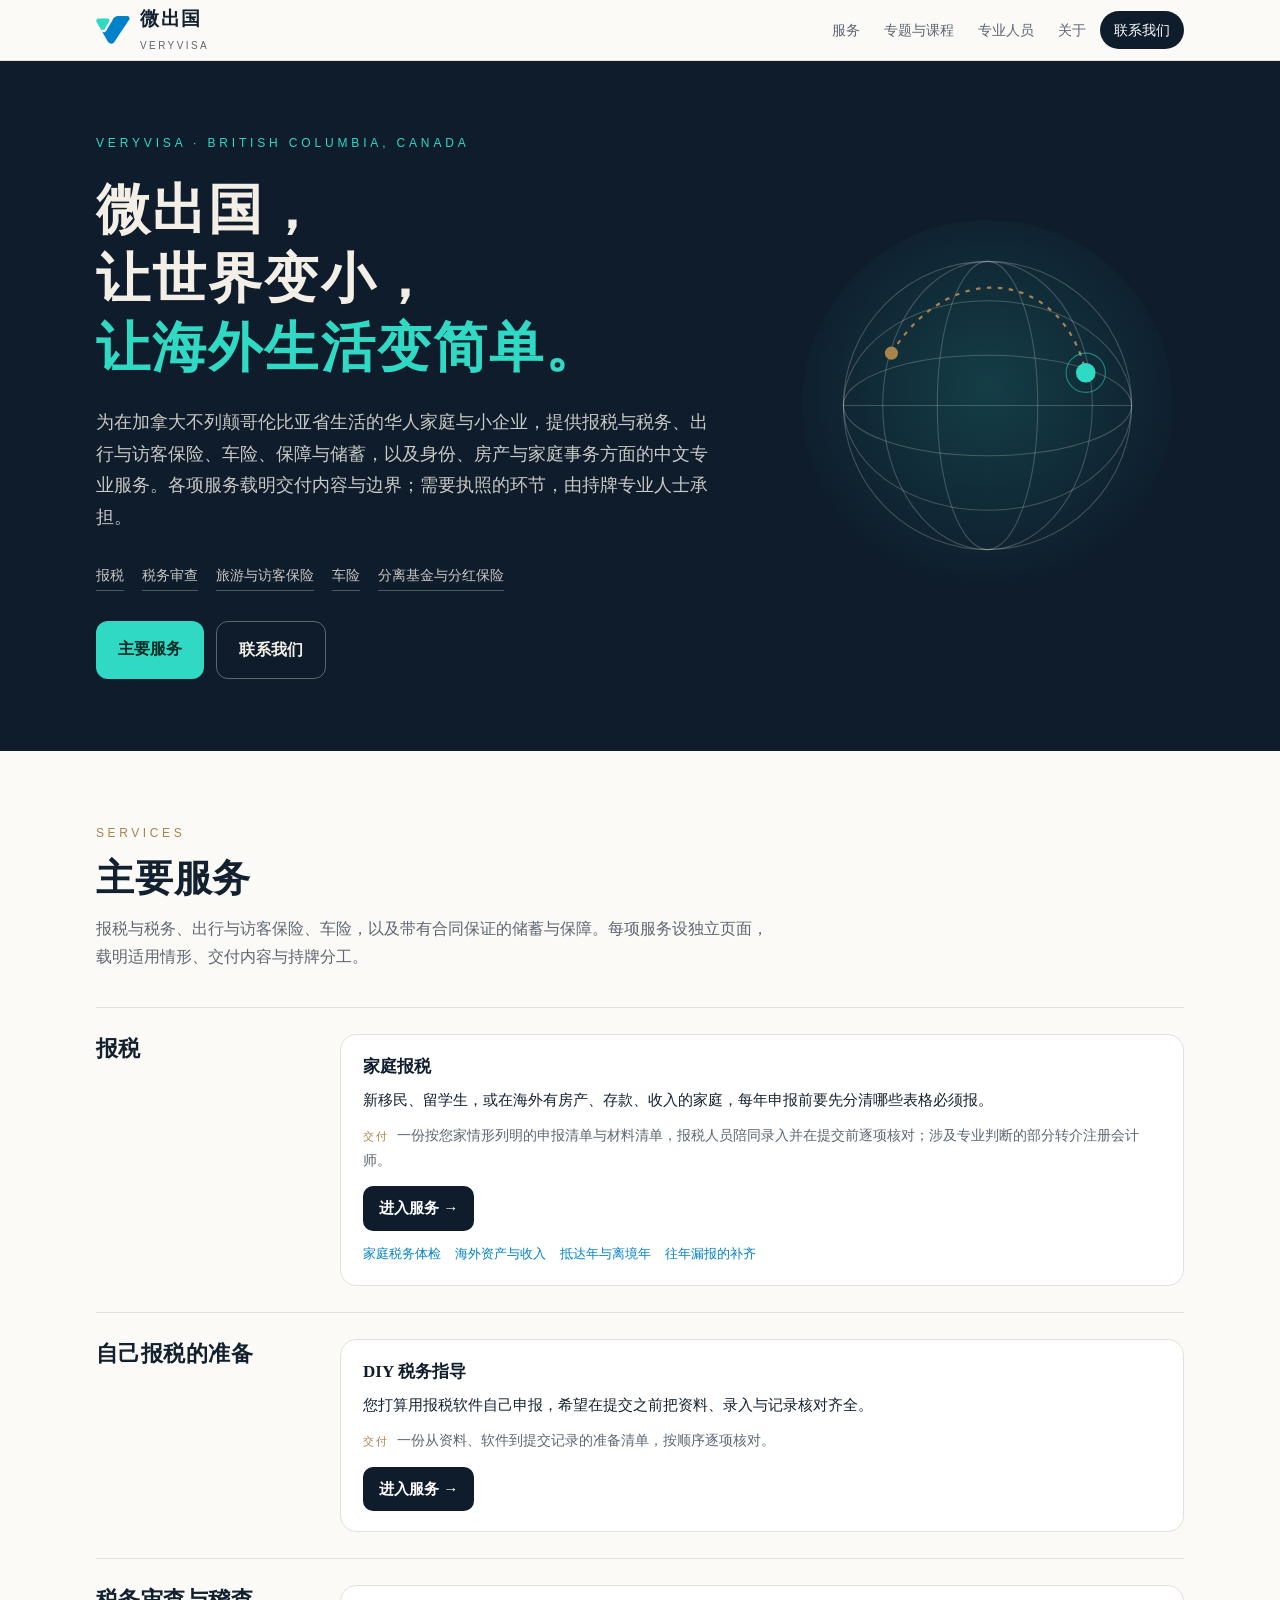
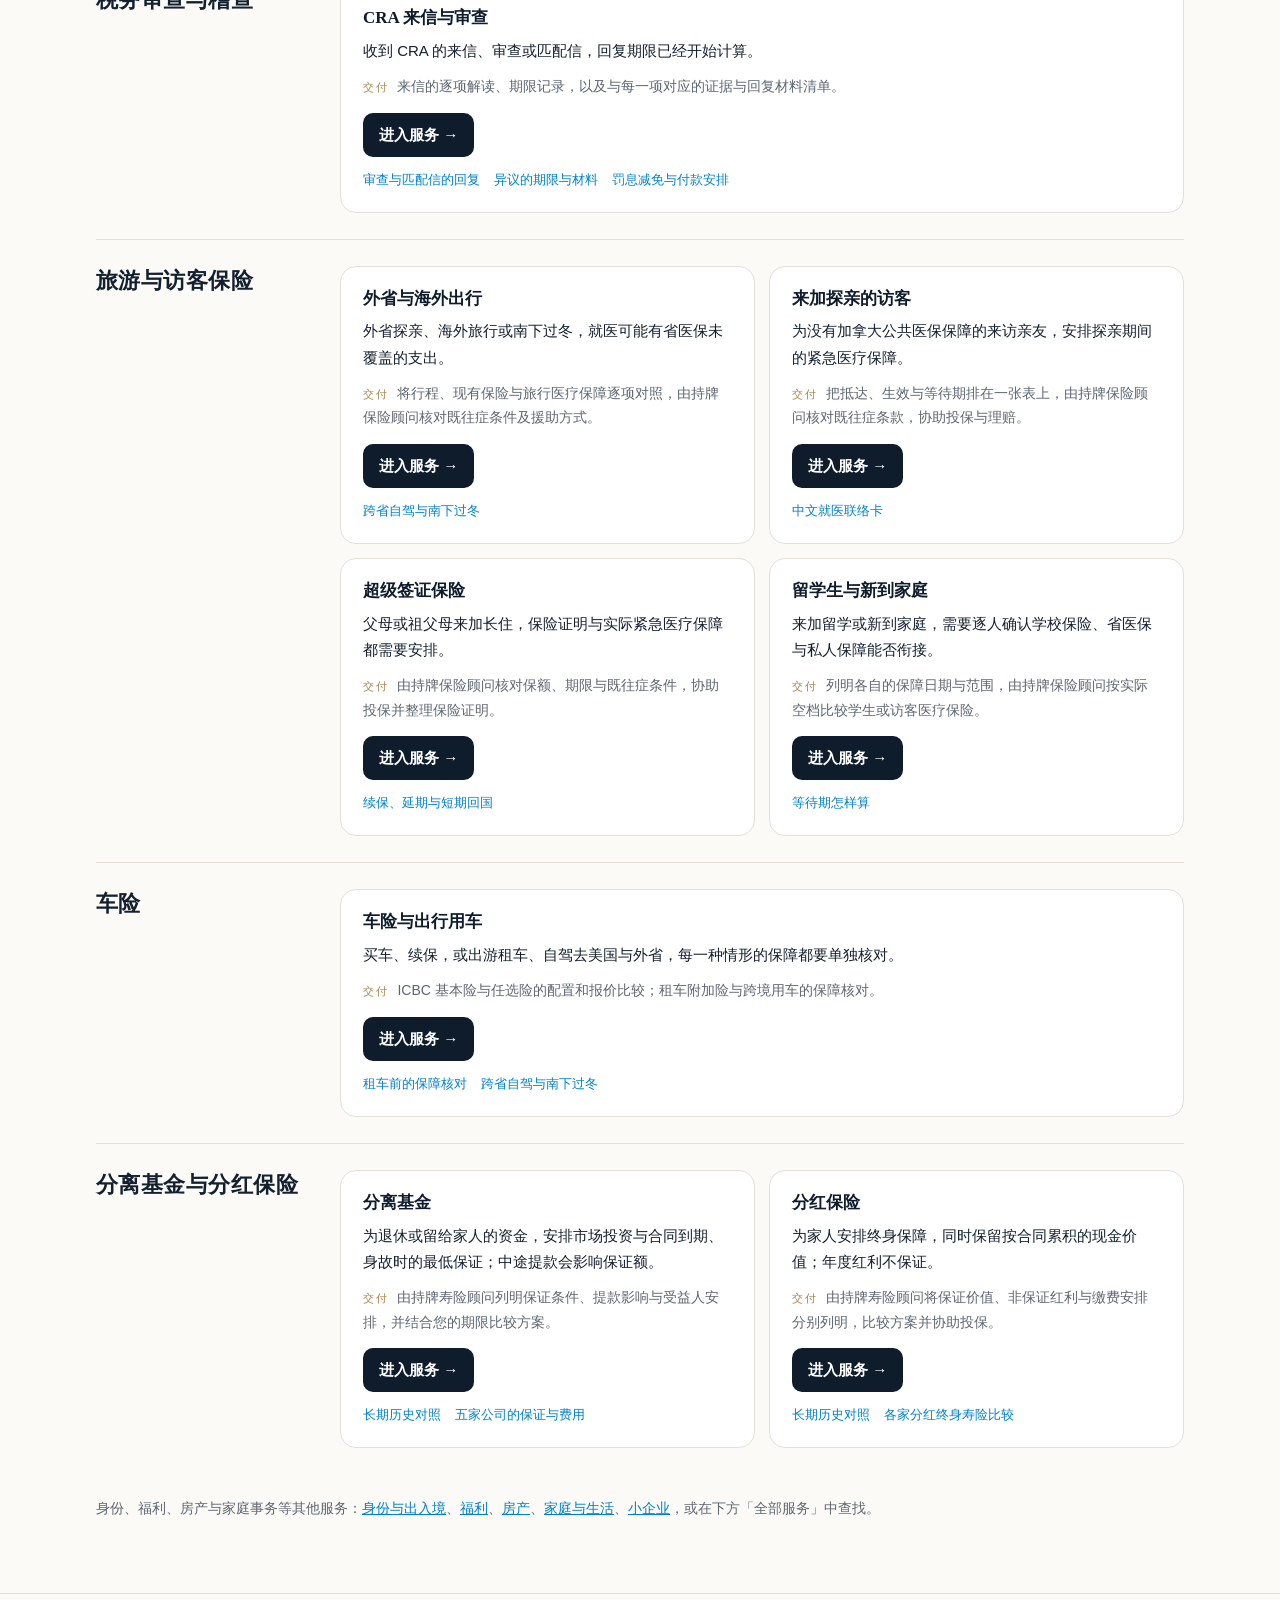
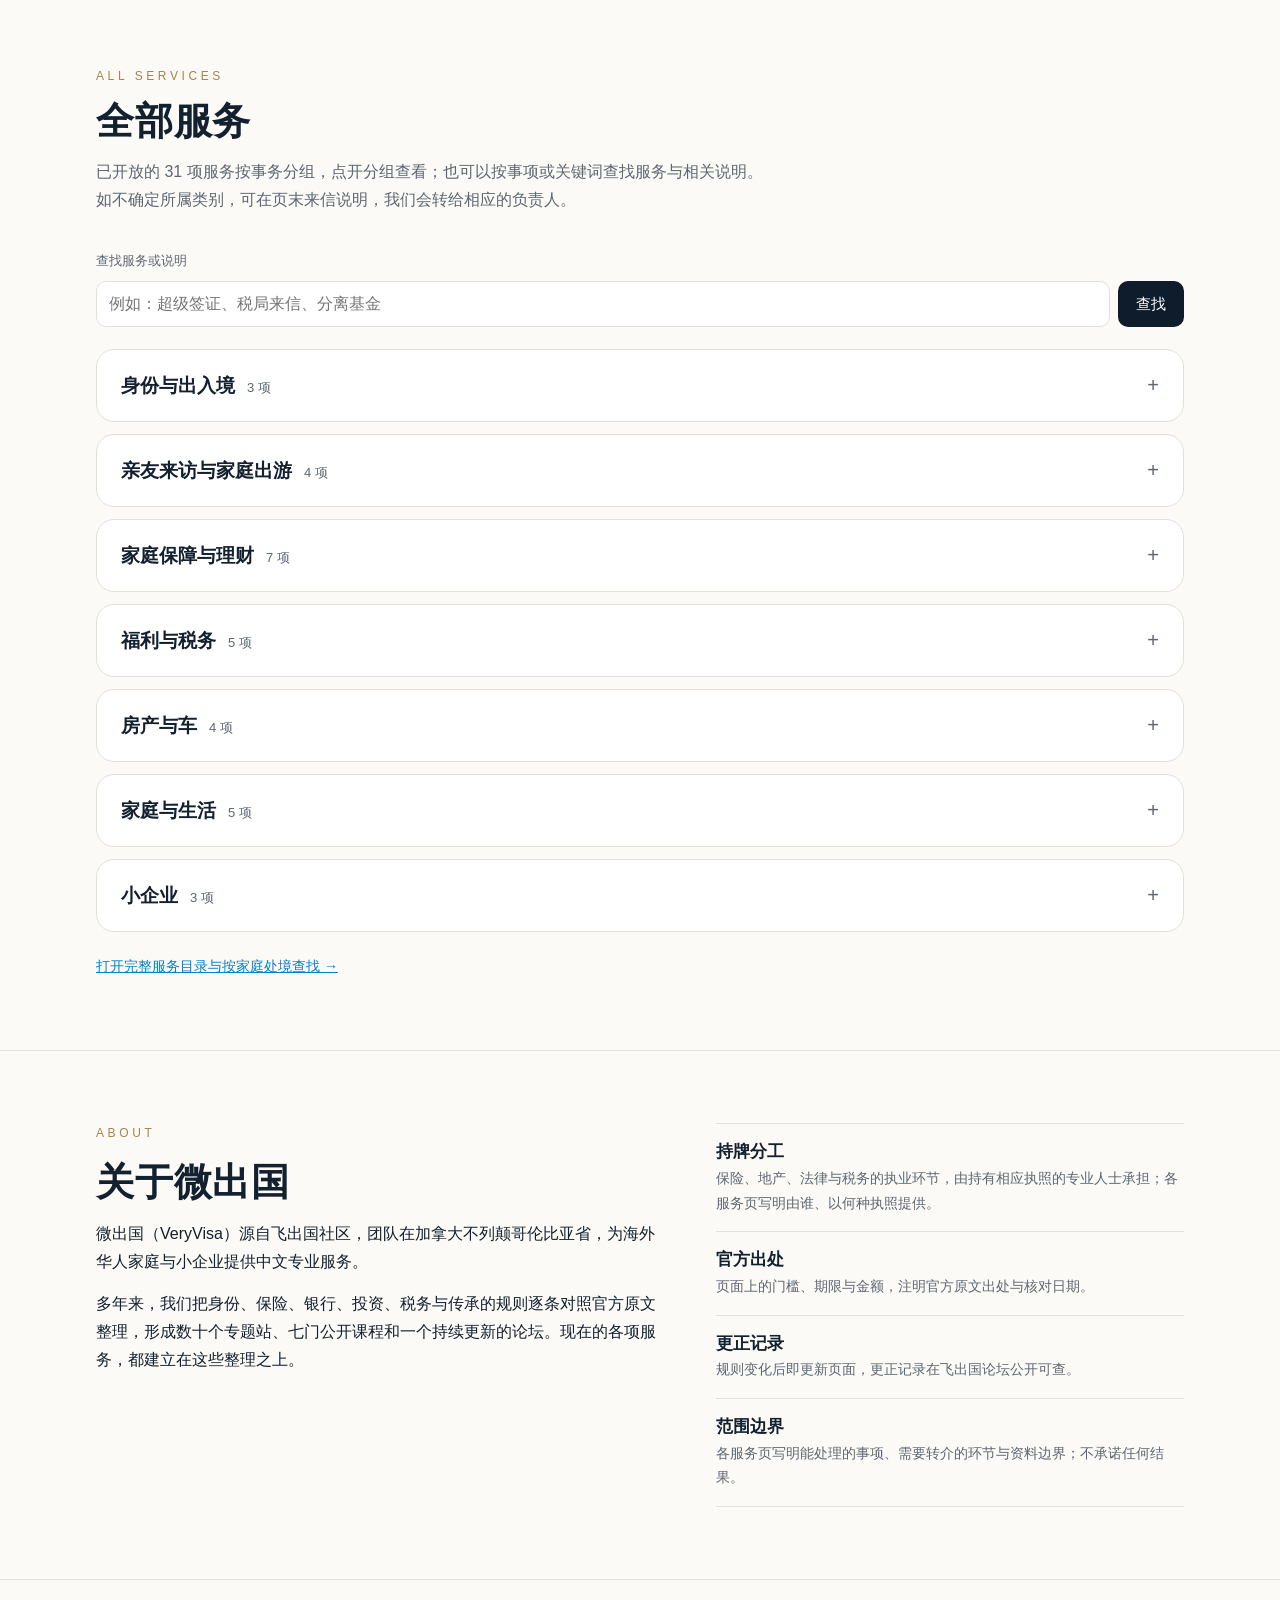
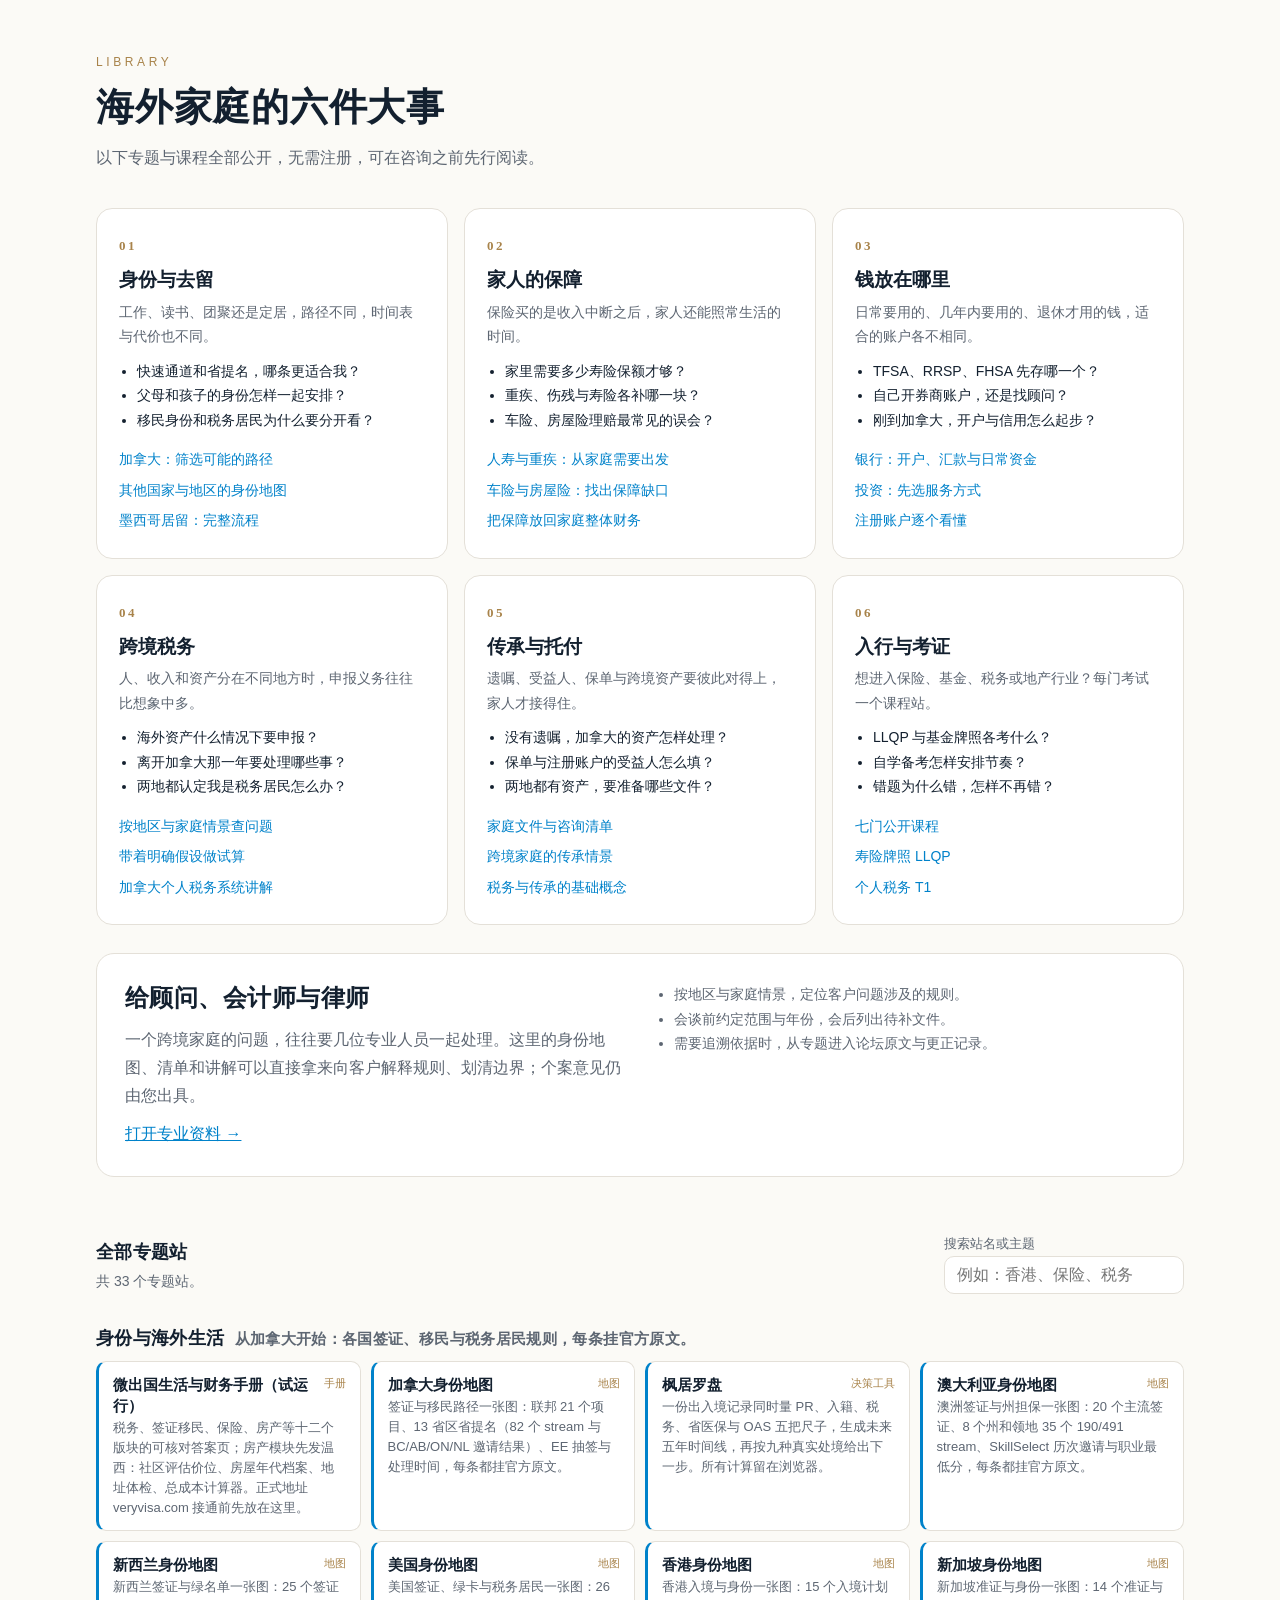
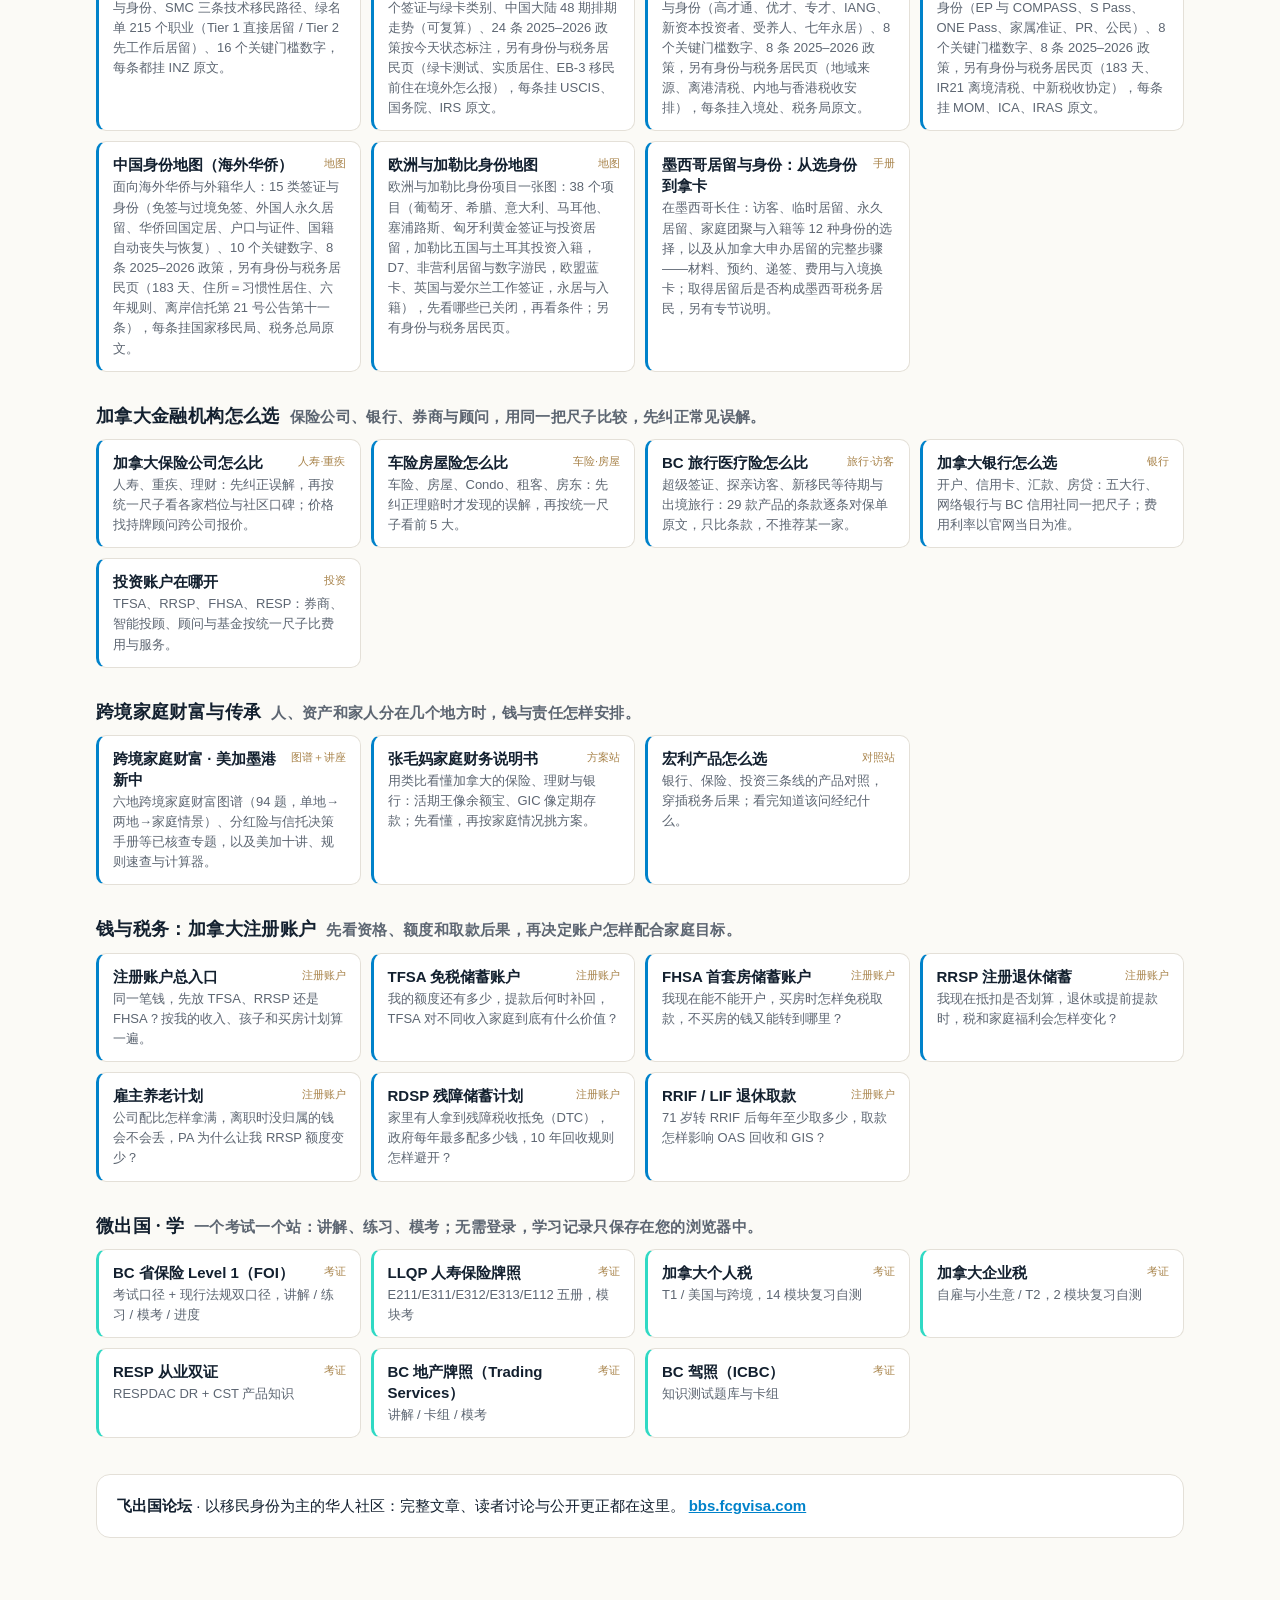
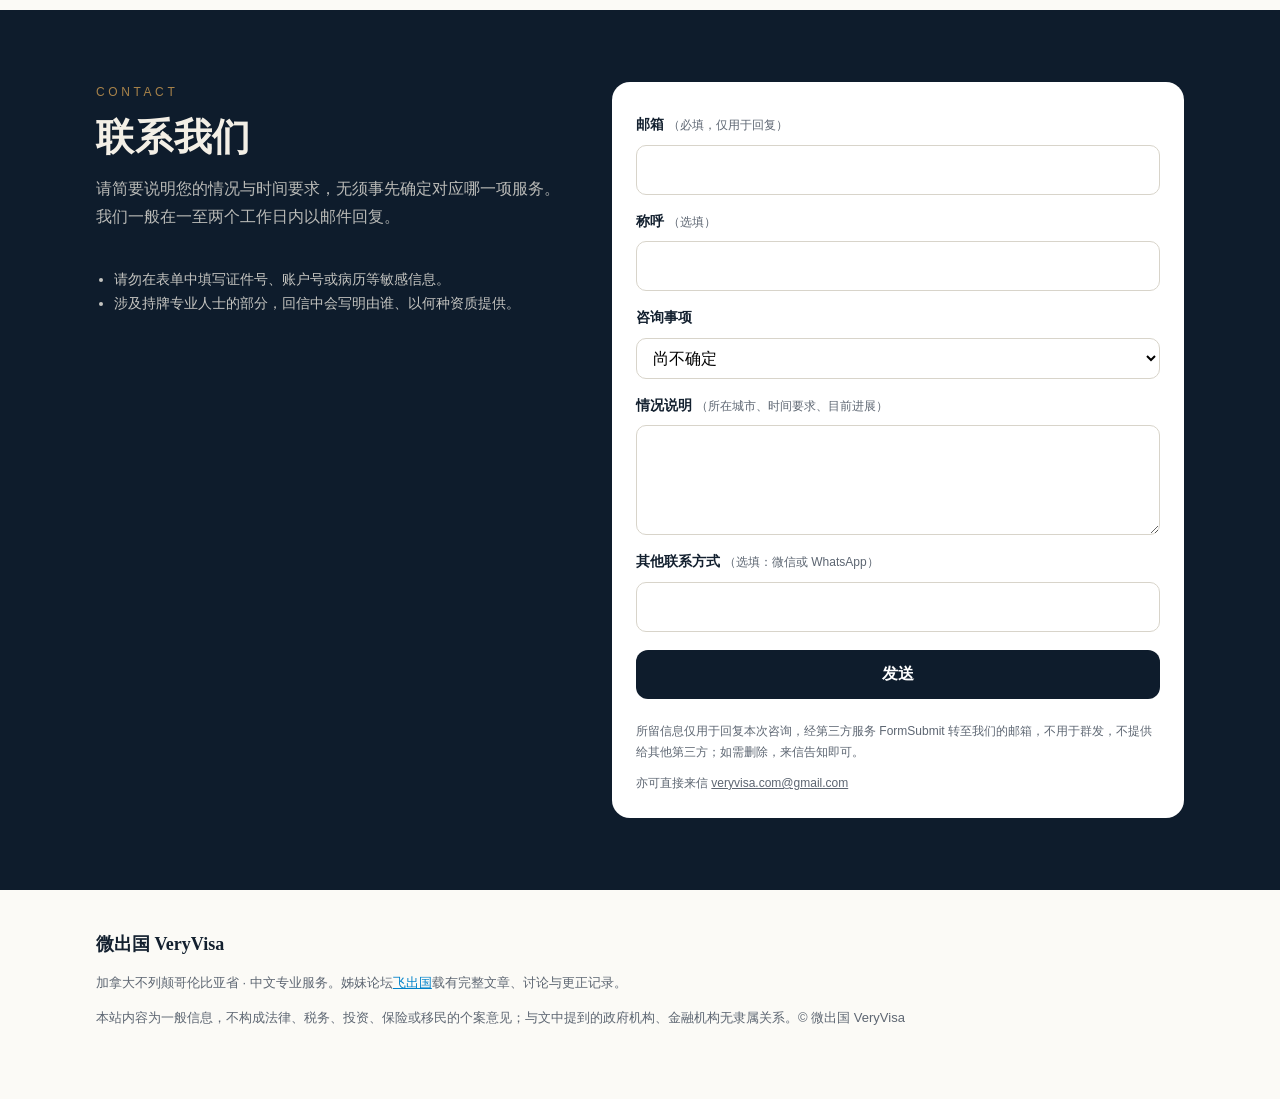
<file: index.html>
<!doctype html><html lang="zh-CN"><head><meta charset="utf-8"><meta name="viewport" content="width=device-width,initial-scale=1,viewport-fit=cover">
<title>微出国 VeryVisa · 加拿大 BC 中文专业服务</title><meta name="description" content="微出国是在加拿大不列颠哥伦比亚省的中文专业服务团队，服务范围包括房产、保险与理财、身份与税务、遗产与家庭事务及小企业；需要执照的环节由持牌专业人士承担。">
<meta name="theme-color" content="#0e1c2c"><meta property="og:title" content="微出国 VeryVisa：让世界变小，让海外生活变简单"><meta property="og:description" content="在加拿大 BC 的中文专业服务团队，现有 31 项服务。"><meta property="og:type" content="website"><meta property="og:url" content="https://veryvisa.github.io/">
<link rel="canonical" href="https://veryvisa.github.io/"><link rel="icon" href="data:image/svg+xml,&lt;svg class=&quot;mark&quot; aria-hidden=&quot;true&quot; viewBox=&quot;102.305 90.391 73.617 59.957&quot;&gt;
&lt;path fill=&quot;%2330D9C4&quot; d=&quot;M 107.894531 95.808594 L 127.277344 95.808594 C 127.277344 95.808594 129.507812 95.628906 130.835938 97.679688 C 131.585938 98.910156 131.65625 100.316406 131.082031 101.546875 L 121.609375 117.953125 C 121.609375 117.953125 120.335938 120.65625 117.011719 120.824219 C 113.714844 120.910156 112.242188 118.40625 112.242188 118.40625 L 103.722656 103.652344 C 103.722656 103.652344 102.304688 101.792969 103.09375 99.332031 C 103.878906 96.878906 106.148438 95.773438 107.894531 95.808594 &quot;/&gt;
&lt;path fill=&quot;%230082CA&quot; d=&quot;M 115.964844 124.792969 C 115.847656 124.59375 116.09375 124.378906 116.277344 124.519531 C 117.195312 125.21875 118.664062 125.902344 120.683594 125.515625 C 122.164062 125.210938 123.550781 124.296875 124.402344 122.757812 C 125.242188 121.300781 138.8125 97.8125 138.8125 97.8125 C 138.8125 97.8125 141.9375 90.917969 150.207031 90.550781 L 169.96875 90.550781 C 169.96875 90.550781 173 90.390625 174.503906 93.40625 C 175.921875 96.433594 173.941406 98.695312 173.667969 99.109375 C 173.394531 99.523438 142.203125 146.726562 142.203125 146.726562 C 142.203125 146.726562 140.003906 150.347656 135.40625 150.347656 C 130.808594 150.347656 128.707031 146.878906 128.417969 146.398438 C 128.175781 145.992188 118.835938 129.78125 115.964844 124.792969 &quot;/&gt;&lt;/svg&gt;"><style>
:root{--ink:#13202f;--mut:#5d6672;--line:#e4e0d8;--paper:#fbfaf6;--card:#fff;--navy:#0e1c2c;--blue:#0082ca;--teal:#30d9c4;--gold:#a8834a;--serif:"Songti SC","STSong","Noto Serif CJK SC","Source Han Serif SC",Georgia,serif}
*{box-sizing:border-box}html{scroll-behavior:smooth}body{margin:0;background:var(--paper);color:var(--ink);font:16px/1.75 -apple-system,BlinkMacSystemFont,"PingFang SC","Noto Sans CJK SC","Microsoft YaHei",sans-serif;-webkit-font-smoothing:antialiased}
a{color:inherit}.wrap{max-width:1120px;margin:0 auto;padding:0 16px}.skip{position:absolute;left:-999px}.skip:focus{left:8px;top:8px;background:#fff;padding:6px 10px;z-index:9}
.top{position:sticky;top:0;z-index:5;background:rgba(251,250,246,.92);backdrop-filter:blur(10px);-webkit-backdrop-filter:blur(10px);border-bottom:1px solid var(--line)}
.top .wrap{display:flex;align-items:center;gap:14px;min-height:60px}.brand{display:flex;align-items:center;gap:10px;text-decoration:none}.brand .mark{width:34px;height:auto}.brand b{font:700 19px/1 var(--serif);letter-spacing:.08em}.brand small{display:block;font-size:10px;letter-spacing:.24em;color:var(--mut);margin-top:3px}
.top nav{margin-left:auto;display:flex;gap:4px;align-items:center}.top nav a{text-decoration:none;font-size:14px;padding:6px 10px;border-radius:999px;color:var(--mut)}.top nav a:hover{color:var(--ink);background:#efece4}
.top nav a.cta{background:var(--navy);color:#fff;padding:7px 14px}.top nav a.cta:hover{background:#1d3550;color:#fff}
@media(max-width:760px){.top nav a:not(.cta){display:none}}
.hero{background:var(--navy);color:#f3efe6;position:relative;overflow:hidden}
.hero .wrap{display:grid;grid-template-columns:1.25fr .75fr;gap:40px;align-items:center;padding-top:72px;padding-bottom:72px}
.hero .eyebrow{font-size:12px;letter-spacing:.32em;color:var(--teal);margin:0 0 22px;text-transform:uppercase}
.hero h1{font:700 clamp(32px,4.8vw,54px)/1.28 var(--serif);margin:0 0 24px;letter-spacing:.04em}.hero h1 em{font-style:normal;color:var(--teal)}
.hero .lede{font-size:clamp(16px,1.6vw,18px);color:rgba(243,239,230,.82);max-width:620px;margin:0 0 30px}
.free{display:inline-flex;align-items:baseline;gap:10px;border:1px solid rgba(168,131,74,.6);border-radius:22px;padding:6px 16px 6px 6px;margin:0 0 26px;font-size:14px;color:#efe3cc}.free b{white-space:nowrap;background:var(--gold);color:#fff;border-radius:999px;padding:3px 12px;font-weight:600}
.actions{display:flex;flex-wrap:wrap;gap:12px}.btn{display:inline-block;text-decoration:none;font-weight:600;border-radius:12px;padding:14px 22px;font-size:16px}.btn.primary{background:var(--teal);color:#062a26}.btn.primary:hover{background:#5ee6d4}.btn.ghost{border:1px solid rgba(243,239,230,.35);color:#f3efe6}.btn.ghost:hover{border-color:#f3efe6}
.entry{display:flex;flex-wrap:wrap;gap:8px 18px;margin:0 0 30px;font-size:14px}.entry a{color:rgba(243,239,230,.82);text-decoration:none;border-bottom:1px solid rgba(243,239,230,.28);padding-bottom:2px}.entry a:hover{color:#fff;border-color:var(--teal)}
.hero-art{position:relative}.hero-art svg{width:100%;height:auto;display:block}
.trust{border-top:1px solid rgba(243,239,230,.12)}.trust .wrap{display:grid;grid-template-columns:repeat(4,1fr);gap:0;padding-top:0;padding-bottom:0}
.trust .wrap{padding:0 16px!important}.trust .wrap>div{padding:18px 16px 20px;border-left:1px solid rgba(243,239,230,.12);font-size:13px;color:rgba(243,239,230,.7)}.trust .wrap>div:first-child{border-left:0;padding-left:0}.trust b{display:block;font:600 16px/1.4 var(--serif);color:#f3efe6;margin-bottom:2px}
@media(max-width:860px){.hero .wrap{grid-template-columns:1fr;padding-top:48px;padding-bottom:40px;gap:24px}.hero-art{max-width:340px}.trust .wrap{grid-template-columns:1fr 1fr}.trust .wrap>div:nth-child(3){border-left:0;padding-left:0}.trust .wrap>div{padding:14px 12px}}@media(max-width:600px){.hero-art{display:none}}
section.block{padding:72px 0}.kicker{font-size:12px;letter-spacing:.3em;color:var(--gold);text-transform:uppercase;margin:0 0 10px}
.block h2{font:700 clamp(26px,3.4vw,38px)/1.3 var(--serif);margin:0 0 12px;letter-spacing:.02em}.block .intro{color:var(--mut);max-width:680px;margin:0 0 36px}
.groups{display:grid;gap:22px}.group{display:grid;grid-template-columns:260px 1fr;gap:28px;background:var(--card);border:1px solid var(--line);border-radius:18px;padding:28px}
.group header h3{font:700 22px/1.35 var(--serif);margin:0 0 8px;display:flex;align-items:center;gap:10px}.group header h3 i{display:inline-block;width:10px;height:10px;border-radius:3px;background:var(--c)}
.group header p{margin:0;color:var(--mut);font-size:14px}
.svc{list-style:none;margin:0;padding:0;display:grid;grid-template-columns:repeat(auto-fill,minmax(250px,1fr));gap:12px}
.svc a{display:flex;flex-direction:column;height:100%;text-decoration:none;border:1px solid var(--line);border-radius:14px;padding:14px 16px;background:var(--paper);transition:border-color .15s,transform .15s}
.svc a:hover{border-color:var(--c);transform:translateY(-2px)}.svc b{font-size:16px}.svc span{color:var(--mut);font-size:14px;line-height:1.6;margin:4px 0 10px;flex:1}.svc em{font-style:normal;font-size:12px;color:var(--c);font-weight:600;letter-spacing:.04em}
@media(max-width:760px){.group{grid-template-columns:1fr;gap:16px;padding:20px}}
.why{background:#f1eee6}.pillars{display:grid;grid-template-columns:repeat(4,1fr);gap:18px;counter-reset:p}
.pillar{background:var(--card);border-radius:16px;padding:24px 22px;border:1px solid var(--line);position:relative}.pillar .num{font:700 40px/1 var(--serif);color:var(--gold);opacity:.85}
.pillar h3{font:700 19px/1.4 var(--serif);margin:12px 0 8px}.pillar p{margin:0;color:var(--mut);font-size:14px}
@media(max-width:900px){.pillars{grid-template-columns:1fr 1fr}}@media(max-width:520px){.pillars{grid-template-columns:1fr}}
.contrast{margin-top:28px;display:grid;grid-template-columns:1fr 1fr;border:1px solid var(--line);border-radius:16px;overflow:hidden;background:var(--card)}
.contrast div{padding:20px 22px}.contrast div+div{border-left:1px solid var(--line);background:var(--navy);color:#f3efe6}.contrast h4{margin:0 0 8px;font:600 15px/1.4 var(--serif);letter-spacing:.06em}.contrast ul{margin:0;padding-left:18px;font-size:14px}.contrast div+div li{color:rgba(243,239,230,.85)}
@media(max-width:640px){.contrast{grid-template-columns:1fr}.contrast div+div{border-left:0}}
.steps{list-style:none;margin:0;padding:0;display:grid;grid-template-columns:repeat(3,1fr);gap:18px}.steps li{border-top:2px solid var(--ink);padding-top:16px}.steps b{display:block;font:700 18px/1.4 var(--serif);margin-bottom:6px}.steps span{color:var(--mut);font-size:14px}
@media(max-width:700px){.steps{grid-template-columns:1fr}}
.about{display:grid;grid-template-columns:1.1fr .9fr;gap:48px;align-items:start}.about p{margin:0 0 14px}.about .close{font:600 18px/1.6 var(--serif)}
.pledges{list-style:none;margin:0;padding:0;border-top:1px solid var(--line)}.pledges li{padding:16px 0;border-bottom:1px solid var(--line);font-size:14px;color:var(--mut)}.pledges b{display:block;color:var(--ink);font:600 17px/1.4 var(--serif);margin-bottom:2px}
@media(max-width:820px){.about{grid-template-columns:1fr;gap:20px}}
.lib{border-top:1px solid var(--line)}.path-grid{display:grid;grid-template-columns:repeat(3,1fr);gap:16px}
.path{background:var(--card);border:1px solid var(--line);border-radius:16px;padding:22px}.path .number{font:700 13px/1 var(--serif);letter-spacing:.2em;color:var(--gold)}.path h3{font:700 19px/1.4 var(--serif);margin:8px 0 6px}.path p{color:var(--mut);font-size:14px;margin:0 0 10px}
.path-steps{margin:0 0 12px;padding-left:18px;font-size:14px}.path a{display:block;font-size:14px;color:var(--blue);text-decoration:none;padding:3px 0}.path a:hover{text-decoration:underline}
@media(max-width:900px){.path-grid{grid-template-columns:1fr 1fr}}@media(max-width:600px){.path-grid{grid-template-columns:1fr}}
.pro{display:grid;grid-template-columns:1fr 1fr;gap:32px;background:var(--card);border:1px solid var(--line);border-radius:18px;padding:28px;margin-top:28px}.pro h2{font:700 24px/1.4 var(--serif);margin:0 0 10px}.pro p{color:var(--mut);margin:0 0 10px}.pro ul{margin:0;padding-left:18px;font-size:14px;color:var(--mut)}.pro a{color:var(--blue)}
@media(max-width:760px){.pro{grid-template-columns:1fr}}
.dir-head{display:flex;flex-wrap:wrap;align-items:end;justify-content:space-between;gap:16px;margin:56px 0 8px}.dir-head h2{margin:0}.directory-count{margin:4px 0 0;color:var(--mut);font-size:14px}
.directory-search label{display:block;font-size:13px;color:var(--mut)}.directory-search input{font-size:16px;padding:9px 12px;border:1px solid var(--line);border-radius:10px;min-width:240px;background:#fff}
h2.dir{font:700 18px/1.4 var(--serif);margin:32px 0 10px;display:flex;flex-wrap:wrap;align-items:baseline;gap:10px}h2.dir small{font:400 13px/1.5 inherit;color:var(--mut)}
.grid{display:grid;grid-template-columns:repeat(auto-fill,minmax(240px,1fr));gap:10px}
a.card{display:block;text-decoration:none;border:1px solid var(--line);border-left:3px solid var(--blue);border-radius:10px;padding:12px 14px;background:var(--card)}a.card:hover{border-color:var(--blue)}a.card.off{opacity:.5;pointer-events:none}
a.card.exam{border-left-color:var(--teal)}a.card h3{font-size:15px;margin:0 0 2px;line-height:1.4}a.card p{margin:0;color:var(--mut);font-size:13px;line-height:1.55}a.card .tag{float:right;font-size:11px;color:var(--gold);margin-left:6px}
.forum{margin-top:36px;border:1px solid var(--line);border-radius:14px;background:var(--card);padding:18px 20px;font-size:15px}.forum a{color:var(--blue);font-weight:600}
.contact{background:var(--navy);color:#f3efe6}.contact .wrap{display:grid;grid-template-columns:.9fr 1.1fr;gap:48px}.contact h2{color:#f3efe6}.contact .intro{color:rgba(243,239,230,.75)}
.contact ul{padding-left:18px;color:rgba(243,239,230,.8);font-size:14px}
.form{display:grid;gap:8px;background:#fff;color:var(--ink);border-radius:18px;padding:24px}.form label{font-size:14px;font-weight:600;margin-top:6px}.form .opt{font-weight:400;color:var(--mut);font-size:12px}
.form input,.form select,.form textarea{font:inherit;font-size:16px;padding:10px 12px;border:1px solid #d8d4ca;border-radius:10px;width:100%;background:#fff}.form textarea{min-height:110px}
.form button{margin-top:10px;background:var(--navy);color:#fff;border:0;border-radius:12px;padding:14px;font-size:16px;font-weight:600;cursor:pointer}.form button:hover{background:#1d3550}
.hp{position:absolute;left:-9999px}.form-msg{margin:4px 0 0;font-size:14px}.form-msg.ok{color:#0f6b3b}.form-msg.err{color:#a3271f}.privacy,.mailto{font-size:12px;color:var(--mut);margin:2px 0 0}
@media(max-width:820px){.contact .wrap{grid-template-columns:1fr;gap:24px}}
.core{padding:64px 0 40px}.core-block{display:grid;grid-template-columns:220px 1fr;gap:24px;border-top:1px solid var(--line);padding:26px 0}
.core-block>h3{font:700 22px/1.4 var(--serif);margin:0;letter-spacing:.02em}.core-cards{display:grid;grid-template-columns:repeat(auto-fill,minmax(240px,1fr));gap:14px}
.core-block:not(.multi) .core-cards{grid-template-columns:1fr}.core-block.multi .core-cards{grid-template-columns:repeat(2,minmax(0,1fr))}
.core-card{background:var(--card);border:1px solid var(--line);border-radius:16px;padding:20px 22px;display:flex;flex-direction:column;min-width:0}
.core-card h4{font:700 17px/1.4 var(--serif);margin:0 0 8px;color:var(--navy)}.core-card .sit{margin:0 0 10px;font-size:15px;color:var(--ink)}
.core-card .gets{margin:0 0 14px;font-size:14px;color:var(--mut);flex:1}.core-card .gets span{display:inline-block;font-size:11px;letter-spacing:.2em;color:var(--gold);margin-right:8px}
.core-card .go{align-self:flex-start;text-decoration:none;font-weight:600;font-size:15px;color:#fff;background:var(--navy);border-radius:10px;padding:9px 16px}.core-card .go:hover{background:#1d3550}
.core-card .more{display:flex;flex-wrap:wrap;gap:6px 14px;margin-top:12px;font-size:13px}.core-card .more a{color:var(--blue);text-decoration:none}.core-card .more a:hover{text-decoration:underline}
.core-others{margin:22px 0 0;color:var(--mut);font-size:14px}.core-others a{color:var(--blue)}
@media(max-width:760px){.core-block{grid-template-columns:1fr;gap:12px}.core-block.multi .core-cards{grid-template-columns:1fr}}
details.group{display:block;padding:0}details.group summary{list-style:none;cursor:pointer;display:flex;align-items:baseline;gap:12px;padding:18px 24px}details.group summary::-webkit-details-marker{display:none}
details.group summary h3{font:700 19px/1.4 var(--serif);margin:0}details.group summary small{color:var(--mut);font-size:13px}details.group summary::after{content:"+";margin-left:auto;font-size:20px;color:var(--mut)}details.group[open] summary::after{content:"−"}
details.group .svc{padding:0 24px 24px}.groups{gap:12px}
.svc-search{display:flex;flex-wrap:wrap;gap:8px;margin:0 0 22px}.svc-search label{width:100%;font-size:13px;color:var(--mut)}.svc-search input{flex:1;min-width:0;font-size:16px;padding:10px 12px;border:1px solid var(--line);border-radius:10px;background:#fff}.svc-search button{font:inherit;font-size:15px;border:0;border-radius:10px;padding:10px 18px;background:var(--navy);color:#fff;cursor:pointer}
footer.foot{padding:40px 0 56px;color:var(--mut);font-size:13px}footer.foot .slogan{font:600 18px/1.6 var(--serif);color:var(--ink);margin:0 0 6px}footer.foot a{color:var(--blue)}
</style>
<script type="application/ld+json">{"@context": "https://schema.org", "@type": "Organization", "name": "微出国 VeryVisa", "url": "https://veryvisa.github.io/", "slogan": "微出国，让世界变小，让海外生活变简单。", "email": "veryvisa.com@gmail.com", "areaServed": "British Columbia, Canada"}</script>
<script defer src="portal.js"></script><script defer src="form.js"></script></head>
<body><a class="skip" href="#core">跳到主要服务</a>
<header class="top"><div class="wrap"><a class="brand" href="/" aria-label="微出国首页"><svg class="mark" aria-hidden="true" viewBox="102.305 90.391 73.617 59.957">
<path fill="#30D9C4" d="M 107.894531 95.808594 L 127.277344 95.808594 C 127.277344 95.808594 129.507812 95.628906 130.835938 97.679688 C 131.585938 98.910156 131.65625 100.316406 131.082031 101.546875 L 121.609375 117.953125 C 121.609375 117.953125 120.335938 120.65625 117.011719 120.824219 C 113.714844 120.910156 112.242188 118.40625 112.242188 118.40625 L 103.722656 103.652344 C 103.722656 103.652344 102.304688 101.792969 103.09375 99.332031 C 103.878906 96.878906 106.148438 95.773438 107.894531 95.808594 "/>
<path fill="#0082CA" d="M 115.964844 124.792969 C 115.847656 124.59375 116.09375 124.378906 116.277344 124.519531 C 117.195312 125.21875 118.664062 125.902344 120.683594 125.515625 C 122.164062 125.210938 123.550781 124.296875 124.402344 122.757812 C 125.242188 121.300781 138.8125 97.8125 138.8125 97.8125 C 138.8125 97.8125 141.9375 90.917969 150.207031 90.550781 L 169.96875 90.550781 C 169.96875 90.550781 173 90.390625 174.503906 93.40625 C 175.921875 96.433594 173.941406 98.695312 173.667969 99.109375 C 173.394531 99.523438 142.203125 146.726562 142.203125 146.726562 C 142.203125 146.726562 140.003906 150.347656 135.40625 150.347656 C 130.808594 150.347656 128.707031 146.878906 128.417969 146.398438 C 128.175781 145.992188 118.835938 129.78125 115.964844 124.792969 "/></svg><span><b>微出国</b><small>VERYVISA</small></span></a>
<nav aria-label="主导航"><a href="#core">服务</a><a href="#start">专题与课程</a><a href="#professional">专业人员</a><a href="#about">关于</a><a class="cta" href="#contact">联系我们</a></nav></div></header>
<main>
<section class="hero"><div class="wrap"><div>
<p class="eyebrow">VeryVisa · British Columbia, Canada</p>
<h1>微出国，<br>让世界变小，<br><em>让海外生活变简单。</em></h1>
<p class="lede">为在加拿大不列颠哥伦比亚省生活的华人家庭与小企业，提供报税与税务、出行与访客保险、车险、保障与储蓄，以及身份、房产与家庭事务方面的中文专业服务。各项服务载明交付内容与边界；需要执照的环节，由持牌专业人士承担。</p>
<nav class="entry" aria-label="主要服务"><a href="#core-tax">报税</a><a href="#core-cra">税务审查</a><a href="#core-travel">旅游与访客保险</a><a href="#core-auto">车险</a><a href="#core-wealth">分离基金与分红保险</a></nav>
<div class="actions"><a class="btn primary" href="#core">主要服务</a><a class="btn ghost" href="#contact">联系我们</a></div>
</div><div class="hero-art"><svg viewBox="0 0 360 360" role="img" aria-label="地球与两地之间的连线">
<defs><radialGradient id="g" cx="50%" cy="45%" r="55%"><stop offset="0" stop-color="#30d9c4" stop-opacity=".18"/><stop offset="1" stop-color="#30d9c4" stop-opacity="0"/></radialGradient></defs>
<circle cx="180" cy="180" r="170" fill="url(#g)"/>
<g fill="none" stroke="#f3efe6" stroke-opacity=".22" stroke-width="1"><circle cx="180" cy="180" r="132"/><ellipse cx="180" cy="180" rx="132" ry="46"/><ellipse cx="180" cy="180" rx="132" ry="96"/><ellipse cx="180" cy="180" rx="46" ry="132"/><ellipse cx="180" cy="180" rx="96" ry="132"/><path d="M48 180H312"/></g>
<path d="M92 132 C150 40, 250 60, 270 150" fill="none" stroke="#a8834a" stroke-width="2" stroke-dasharray="4 6"/>
<circle cx="92" cy="132" r="6" fill="#a8834a"/><circle cx="270" cy="150" r="9" fill="#30d9c4"/><circle cx="270" cy="150" r="18" fill="none" stroke="#30d9c4" stroke-opacity=".5"/>
</svg></div></div></section>

<section id="core" class="block core"><div class="wrap">
<p class="kicker">Services</p><h2>主要服务</h2>
<p class="intro">报税与税务、出行与访客保险、车险，以及带有合同保证的储蓄与保障。每项服务设独立页面，载明适用情形、交付内容与持牌分工。</p>
<section class="core-block" id="core-tax"><h3>报税</h3><div class="core-cards"><article class="core-card"><h4>家庭报税</h4><p class="sit">新移民、留学生，或在海外有房产、存款、收入的家庭，每年申报前要先分清哪些表格必须报。</p><p class="gets"><span>交付</span>一份按您家情形列明的申报清单与材料清单，报税人员陪同录入并在提交前逐项核对；涉及专业判断的部分转介注册会计师。</p><a class="go" href="https://veryvisa.github.io/canada-tax-return-filing/filing/">进入服务 →</a><nav class="more" aria-label="家庭报税相关"><a href="https://veryvisa.github.io/canada-tax-return-filing/">家庭税务体检</a><a href="https://veryvisa.github.io/canada-tax-return-filing/foreign-assets/">海外资产与收入</a><a href="https://veryvisa.github.io/canada-tax-return-filing/arrival-departure/">抵达年与离境年</a><a href="https://veryvisa.github.io/canada-tax-return-filing/past-years/">往年漏报的补齐</a></nav></article></div></section><section class="core-block" id="core-diy"><h3>自己报税的准备</h3><div class="core-cards"><article class="core-card"><h4>DIY 税务指导</h4><p class="sit">您打算用报税软件自己申报，希望在提交之前把资料、录入与记录核对齐全。</p><p class="gets"><span>交付</span>一份从资料、软件到提交记录的准备清单，按顺序逐项核对。</p><a class="go" href="https://veryvisa.github.io/canada-tax-return-filing/diy/">进入服务 →</a></article></div></section><section class="core-block" id="core-cra"><h3>税务审查与稽查</h3><div class="core-cards"><article class="core-card"><h4>CRA 来信与审查</h4><p class="sit">收到 CRA 的来信、审查或匹配信，回复期限已经开始计算。</p><p class="gets"><span>交付</span>来信的逐项解读、期限记录，以及与每一项对应的证据与回复材料清单。</p><a class="go" href="https://veryvisa.github.io/canada-cra-letter-help/">进入服务 →</a><nav class="more" aria-label="CRA 来信与审查相关"><a href="https://veryvisa.github.io/canada-cra-letter-help/review/">审查与匹配信的回复</a><a href="https://veryvisa.github.io/canada-cra-letter-help/objection/">异议的期限与材料</a><a href="https://veryvisa.github.io/canada-cra-letter-help/relief/">罚息减免与付款安排</a></nav></article></div></section><section class="core-block multi" id="core-travel"><h3>旅游与访客保险</h3><div class="core-cards"><article class="core-card"><h4>外省与海外出行</h4><p class="sit">外省探亲、海外旅行或南下过冬，就医可能有省医保未覆盖的支出。</p><p class="gets"><span>交付</span>将行程、现有保险与旅行医疗保障逐项对照，由持牌保险顾问核对既往症条件及援助方式。</p><a class="go" href="https://veryvisa.github.io/canada-travel-insurance-super-visa/outbound/">进入服务 →</a><nav class="more" aria-label="外省与海外出行相关"><a href="https://veryvisa.github.io/canada-travel-insurance-super-visa/driving-away/">跨省自驾与南下过冬</a></nav></article><article class="core-card"><h4>来加探亲的访客</h4><p class="sit">为没有加拿大公共医保保障的来访亲友，安排探亲期间的紧急医疗保障。</p><p class="gets"><span>交付</span>把抵达、生效与等待期排在一张表上，由持牌保险顾问核对既往症条款，协助投保与理赔。</p><a class="go" href="https://veryvisa.github.io/canada-travel-insurance-super-visa/visitors/">进入服务 →</a><nav class="more" aria-label="来加探亲的访客相关"><a href="https://veryvisa.github.io/canada-travel-insurance-super-visa/care-card/">中文就医联络卡</a></nav></article><article class="core-card"><h4>超级签证保险</h4><p class="sit">父母或祖父母来加长住，保险证明与实际紧急医疗保障都需要安排。</p><p class="gets"><span>交付</span>由持牌保险顾问核对保额、期限与既往症条件，协助投保并整理保险证明。</p><a class="go" href="https://veryvisa.github.io/canada-travel-insurance-super-visa/super-visa/">进入服务 →</a><nav class="more" aria-label="超级签证保险相关"><a href="https://veryvisa.github.io/canada-travel-insurance-super-visa/renewal/">续保、延期与短期回国</a></nav></article><article class="core-card"><h4>留学生与新到家庭</h4><p class="sit">来加留学或新到家庭，需要逐人确认学校保险、省医保与私人保障能否衔接。</p><p class="gets"><span>交付</span>列明各自的保障日期与范围，由持牌保险顾问按实际空档比较学生或访客医疗保险。</p><a class="go" href="https://veryvisa.github.io/canada-travel-insurance-super-visa/students/">进入服务 →</a><nav class="more" aria-label="留学生与新到家庭相关"><a href="https://veryvisa.github.io/canada-travel-insurance-super-visa/msp-wait/">等待期怎样算</a></nav></article></div></section><section class="core-block" id="core-auto"><h3>车险</h3><div class="core-cards"><article class="core-card"><h4>车险与出行用车</h4><p class="sit">买车、续保，或出游租车、自驾去美国与外省，每一种情形的保障都要单独核对。</p><p class="gets"><span>交付</span>ICBC 基本险与任选险的配置和报价比较；租车附加险与跨境用车的保障核对。</p><a class="go" href="https://veryvisa.github.io/bc-car-buying-auto-insurance/">进入服务 →</a><nav class="more" aria-label="车险与出行用车相关"><a href="https://veryvisa.github.io/canada-travel-insurance-super-visa/rental-car/">租车前的保障核对</a><a href="https://veryvisa.github.io/canada-travel-insurance-super-visa/driving-away/">跨省自驾与南下过冬</a></nav></article></div></section><section class="core-block multi" id="core-wealth"><h3>分离基金与分红保险</h3><div class="core-cards"><article class="core-card"><h4>分离基金</h4><p class="sit">为退休或留给家人的资金，安排市场投资与合同到期、身故时的最低保证；中途提款会影响保证额。</p><p class="gets"><span>交付</span>由持牌寿险顾问列明保证条件、提款影响与受益人安排，并结合您的期限比较方案。</p><a class="go" href="https://veryvisa.github.io/canada-insurance-policy-checkup/segfunds/">进入服务 →</a><nav class="more" aria-label="分离基金相关"><a href="https://veryvisa.github.io/invest-compare-site/history/">长期历史对照</a><a href="https://veryvisa.github.io/invest-compare-site/segfunds/">五家公司的保证与费用</a></nav></article><article class="core-card"><h4>分红保险</h4><p class="sit">为家人安排终身保障，同时保留按合同累积的现金价值；年度红利不保证。</p><p class="gets"><span>交付</span>由持牌寿险顾问将保证价值、非保证红利与缴费安排分别列明，比较方案并协助投保。</p><a class="go" href="https://veryvisa.github.io/canada-insurance-policy-checkup/par/">进入服务 →</a><nav class="more" aria-label="分红保险相关"><a href="https://veryvisa.github.io/invest-compare-site/history/">长期历史对照</a><a href="https://veryvisa.github.io/insure-compare-site/par/">各家分红终身寿险比较</a></nav></article></div></section><p class="core-others">身份、福利、房产与家庭事务等其他服务：<a href="/services/#status">身份与出入境</a>、<a href="/services/#benefits-tax">福利</a>、<a href="/services/#property-car">房产</a>、<a href="/services/#family">家庭与生活</a>、<a href="/services/#business">小企业</a>，或在下方「全部服务」中查找。</p></div></section>

<section id="services" class="block lib"><div class="wrap">
<p class="kicker">All services</p><h2>全部服务</h2>
<p class="intro">已开放的 31 项服务按事务分组，点开分组查看；也可以按事项或关键词查找服务与相关说明。如不确定所属类别，可在页末来信说明，我们会转给相应的负责人。</p>
<form class="svc-search" action="/services/" method="get" role="search"><label for="home-q">查找服务或说明</label><input id="home-q" type="search" name="q" maxlength="100" placeholder="例如：超级签证、税局来信、分离基金"><button type="submit">查找</button></form>
<div class="groups"><details class="group" id="svc-status"><summary><h3>身份与出入境</h3><small>3 项</small></summary><ul class="svc"><li><a href="https://veryvisa.github.io/canada-visa-status-planning/"><b>签证与身份时间线</b><span>按到期日整理身份时间线与材料清单；申请事项可联系服务团队安排顾问。</span><em>查看服务 →</em></a></li><li><a href="https://veryvisa.github.io/canada-visa-status-planning/#verify"><b>现有顾问的注册核对</b><span>按公开登记册核对顾问的注册状态与合同要点。</span><em>查看服务 →</em></a></li><li><a href="https://veryvisa.github.io/canada-newcomer-first-90-days/"><b>落地前 90 天清单</b><span>按身份与到达日期排定的一页清单，标明有期限的手续。</span><em>查看服务 →</em></a></li></ul></details><details class="group" id="svc-travel"><summary><h3>亲友来访与家庭出游</h3><small>4 项</small></summary><ul class="svc"><li><a href="https://veryvisa.github.io/canada-travel-insurance-super-visa/super-visa/"><b>父母长住：超级签证保险</b><span>为父母长住安排紧急医疗保障，核对保额、期限与保险证明，协助投保及理赔。</span><em>查看服务 →</em></a></li><li><a href="https://veryvisa.github.io/canada-travel-insurance-super-visa/visitors/"><b>短期探亲的访客医疗</b><span>为来访期间的紧急就医安排保障，核对生效日、等待期与既往症条件。</span><em>查看服务 →</em></a></li><li><a href="https://veryvisa.github.io/canada-travel-insurance-super-visa/students/"><b>留学生与新到家庭的医疗保险</b><span>逐人核对学校计划、省医保与私人保险，按实际保障空档协助投保。</span><em>查看服务 →</em></a></li><li><a href="https://veryvisa.github.io/canada-travel-insurance-super-visa/outbound/"><b>出境旅行与南下过冬</b><span>为外省与海外就医核对省医保之外的保障，按行程比较条款与援助方式。</span><em>查看服务 →</em></a></li></ul></details><details class="group" id="svc-finance"><summary><h3>家庭保障与理财</h3><small>7 项</small></summary><ul class="svc"><li><a href="https://veryvisa.github.io/canada-insurance-policy-checkup/"><b>已持保单的条款解读</b><span>条款整理为一页中文，续保、转换与退保的数字并列。</span><em>查看服务 →</em></a></li><li><a href="https://veryvisa.github.io/canada-registered-accounts/"><b>注册账户的规划、体检与开户</b><span>账户安排书与体检清单；开户经保险公司平台，由持牌寿险顾问办理。</span><em>查看服务 →</em></a></li><li><a href="https://veryvisa.github.io/canada-insurance-policy-checkup/segfunds/"><b>分离基金的保证、费用与投保</b><span>为退休与传承资金说明合同保证、提款影响与受益人安排，由持牌寿险顾问协助比较及投保。</span><em>查看服务 →</em></a></li><li><a href="https://veryvisa.github.io/canada-insurance-policy-checkup/par/"><b>分红保险的方案比较与投保</b><span>终身保障与现金价值分别安排，保证部分与非保证红利分开比较，由持牌寿险顾问协助投保。</span><em>查看服务 →</em></a></li><li><a href="https://veryvisa.github.io/canada-personal-business-financial-consulting/"><b>落地财务路线图</b><span>一次约 30 分钟的沟通，拟就先后次序与各步对应的专业人士。</span><em>查看服务 →</em></a></li><li><a href="https://veryvisa.github.io/canada-us-cross-border-tax-insurance/"><b>加美双边的税务与保险情形整理</b><span>两国可能涉及的表格与日期整理为一页，申报由合作的注册税务人员承接。</span><em>查看服务 →</em></a></li><li><a href="https://veryvisa.github.io/manulife-advantage-account/"><b>宏利银行优利账户</b><span>账户功能、费用与适用情形的公开说明。</span><em>查看服务 →</em></a></li></ul></details><details class="group" id="svc-benefits-tax"><summary><h3>福利与税务</h3><small>5 项</small></summary><ul class="svc"><li><a href="https://veryvisa.github.io/canada-benefits-eligibility-checker/"><b>家庭福利清单整理</b><span>已领、可查、缺证、不适用四栏，每项附官方入口。</span><em>查看服务 →</em></a></li><li><a href="https://veryvisa.github.io/canada-tax-return-filing/filing/"><b>个人与家庭报税的准备与陪同</b><span>按 CRA 原文列明申报清单，整理材料，陪同录入并在提交前逐项核对。</span><em>查看服务 →</em></a></li><li><a href="https://veryvisa.github.io/canada-tax-return-filing/"><b>家庭税务体检</b><span>把您家这一年的情况过一遍，列出值得留意的地方。</span><em>查看服务 →</em></a></li><li><a href="https://veryvisa.github.io/canada-registered-accounts/cra-letter/"><b>注册账户超额的核对与说明信</b><span>算清额度；已经超了的，准备向 CRA 说明情况的信。</span><em>查看服务 →</em></a></li><li><a href="https://veryvisa.github.io/canada-tax-return-filing/diy/"><b>自己报税的准备与陪同录入</b><span>您自己报，材料与录入由报税人员陪同。</span><em>查看服务 →</em></a></li></ul></details><details class="group" id="svc-property-car"><summary><h3>房产与车</h3><small>4 项</small></summary><ul class="svc"><li><a href="https://veryvisa.github.io/bc-home-buyer-risk-review/"><b>出价前的房屋文件审阅</b><span>按房屋类型逐份审阅，中文列明风险与出处，拟好英文追问信。</span><em>查看服务 →</em></a></li><li><a href="https://veryvisa.github.io/bc-pre-listing-home-fix/"><b>挂牌前的文件与记录审阅</b><span>应先修、应披露与无须处理三栏，并备好披露声明的事实底账。</span><em>查看服务 →</em></a></li><li><a href="https://veryvisa.github.io/bc-home-buyer-risk-review/#insurance"><b>购房、挂牌与空置期的房屋保险</b><span>交房前后、挂牌与空置期间的保险，由持牌保险顾问安排。</span><em>查看服务 →</em></a></li><li><a href="https://veryvisa.github.io/bc-car-buying-auto-insurance/"><b>购车成本核算与车险配置</b><span>购车总成本表、车史与卖家核对清单，以及车险的配置比较。</span><em>查看服务 →</em></a></li></ul></details><details class="group" id="svc-family"><summary><h3>家庭与生活</h3><small>5 项</small></summary><ul class="svc"><li><a href="https://veryvisa.github.io/bc-seniors-care-navigation/"><b>长辈照护的申请导航</b><span>居家支持、辅助生活与长期照护的申请步骤与费用口径。</span><em>查看服务 →</em></a></li><li><a href="https://veryvisa.github.io/bc-estate-planning-executor-support/"><b>遗产梳理与执行人协助</b><span>资产地图、机构清册与报税节点表，协助执行人完成行政流程。</span><em>查看服务 →</em></a></li><li><a href="https://veryvisa.github.io/canada-legal-support-navigation/"><b>法律程序的中文导航</b><span>对应到正确的机构、第一步与期限。</span><em>查看服务 →</em></a></li><li><a href="https://veryvisa.github.io/canada-scam-check-chinese-seniors/"><b>可疑电话与短信的核实</b><span>说明可疑内容属于哪一类、下一步该联系谁。</span><em>查看服务 →</em></a></li><li><a href="https://veryvisa.github.io/chinese-family-history-writing/"><b>家史写作</b><span>作家亲自访谈、执笔，写一部可读的家史。</span><em>查看服务 →</em></a></li></ul></details><details class="group" id="svc-business"><summary><h3>小企业</h3><small>3 项</small></summary><ul class="svc"><li><a href="https://veryvisa.github.io/bc-chinese-business-directory-promotion/"><b>商家收录与核实</b><span>收录、逐项核实，并附一页线上形象检查。</span><em>查看服务 →</em></a></li><li><a href="https://veryvisa.github.io/bc-chinese-business-directory-promotion/#reviews"><b>评价解读与不实传言的澄清</b><span>解读中文评价、拟写回复，按件澄清不实传言。</span><em>查看服务 →</em></a></li><li><a href="https://veryvisa.github.io/chinese-small-business-website-care/"><b>小企业网站的建设与维护</b><span>中英双语、手机优先的网站，域名与账号登记在您名下。</span><em>查看服务 →</em></a></li></ul></details></div><p class="core-others"><a href="/services/">打开完整服务目录与按家庭处境查找 →</a></p></div></section>

<section id="about" class="block lib"><div class="wrap about"><div>
<p class="kicker">About</p><h2>关于微出国</h2>
<p>微出国（VeryVisa）源自飞出国社区，团队在加拿大不列颠哥伦比亚省，为海外华人家庭与小企业提供中文专业服务。</p>
<p>多年来，我们把身份、保险、银行、投资、税务与传承的规则逐条对照官方原文整理，形成数十个专题站、七门公开课程和一个持续更新的论坛。现在的各项服务，都建立在这些整理之上。</p></div>
<ul class="pledges"><li><b>持牌分工</b>保险、地产、法律与税务的执业环节，由持有相应执照的专业人士承担；各服务页写明由谁、以何种执照提供。</li><li><b>官方出处</b>页面上的门槛、期限与金额，注明官方原文出处与核对日期。</li><li><b>更正记录</b>规则变化后即更新页面，更正记录在飞出国论坛公开可查。</li><li><b>范围边界</b>各服务页写明能处理的事项、需要转介的环节与资料边界；不承诺任何结果。</li></ul></div></section>

<section id="start" class="block lib"><div class="wrap">
<p class="kicker">Library</p><h2>海外家庭的六件大事</h2><p class="intro">以下专题与课程全部公开，无需注册，可在咨询之前先行阅读。</p>
<div class="path-grid">
<article class="path"><span class="number">01</span><h3>身份与去留</h3><p>工作、读书、团聚还是定居，路径不同，时间表与代价也不同。</p><ul class="path-steps"><li>快速通道和省提名，哪条更适合我？</li><li>父母和孩子的身份怎样一起安排？</li><li>移民身份和税务居民为什么要分开看？</li></ul><a href="/ca-immigration-site/navigator/">加拿大：筛选可能的路径</a><a href="#identity-sites">其他国家与地区的身份地图</a><a href="/mexico-site/start/">墨西哥居留：完整流程</a></article>
<article class="path"><span class="number">02</span><h3>家人的保障</h3><p>保险买的是收入中断之后，家人还能照常生活的时间。</p><ul class="path-steps"><li>家里需要多少寿险保额才够？</li><li>重疾、伤残与寿险各补哪一块？</li><li>车险、房屋险理赔最常见的误会？</li></ul><a href="/insure-compare-site/finder/">人寿与重疾：从家庭需要出发</a><a href="/pc-compare-site/finder/">车险与房屋险：找出保障缺口</a><a href="/manulife-site/needs/">把保障放回家庭整体财务</a></article>
<article class="path"><span class="number">03</span><h3>钱放在哪里</h3><p>日常要用的、几年内要用的、退休才用的钱，适合的账户各不相同。</p><ul class="path-steps"><li>TFSA、RRSP、FHSA 先存哪一个？</li><li>自己开券商账户，还是找顾问？</li><li>刚到加拿大，开户与信用怎么起步？</li></ul><a href="/bank-compare-site/finder/">银行：开户、汇款与日常资金</a><a href="/invest-compare-site/path/">投资：先选服务方式</a><a href="/invest-compare-site/accounts/">注册账户逐个看懂</a></article>
<article class="path"><span class="number">04</span><h3>跨境税务</h3><p>人、收入和资产分在不同地方时，申报义务往往比想象中多。</p><ul class="path-steps"><li>海外资产什么情况下要申报？</li><li>离开加拿大那一年要处理哪些事？</li><li>两地都认定我是税务居民怎么办？</li></ul><a href="/cross-border-wealth-site/atlas/">按地区与家庭情景查问题</a><a href="/cross-border-wealth-site/tools/">带着明确假设做试算</a><a href="/academy-tax-personal/docs/">加拿大个人税务系统讲解</a></article>
<article class="path"><span class="number">05</span><h3>传承与托付</h3><p>遗嘱、受益人、保单与跨境资产要彼此对得上，家人才接得住。</p><ul class="path-steps"><li>没有遗嘱，加拿大的资产怎样处理？</li><li>保单与注册账户的受益人怎么填？</li><li>两地都有资产，要准备哪些文件？</li></ul><a href="/cross-border-wealth-site/checklists/">家庭文件与咨询清单</a><a href="/cross-border-wealth-site/atlas/">跨境家庭的传承情景</a><a href="/manulife-site/knowledge/">税务与传承的基础概念</a></article>
<article class="path"><span class="number">06</span><h3>入行与考证</h3><p>想进入保险、基金、税务或地产行业？每门考试一个课程站。</p><ul class="path-steps"><li>LLQP 与基金牌照各考什么？</li><li>自学备考怎样安排节奏？</li><li>错题为什么错，怎样不再错？</li></ul><a href="#learning-sites">七门公开课程</a><a href="/academy-llqp/docs/">寿险牌照 LLQP</a><a href="/academy-tax-personal/docs/">个人税务 T1</a></article>
</div>
<section id="professional" class="pro"><div><h2>给顾问、会计师与律师</h2><p>一个跨境家庭的问题，往往要几位专业人员一起处理。这里的身份地图、清单和讲解可以直接拿来向客户解释规则、划清边界；个案意见仍由您出具。</p><a href="/cross-border-wealth-site/checklists/">打开专业资料 →</a></div><ul><li>按地区与家庭情景，定位客户问题涉及的规则。</li><li>会谈前约定范围与年份，会后列出待补文件。</li><li>需要追溯依据时，从专题进入论坛原文与更正记录。</li></ul></section>
<section id="directory"><div class="dir-head"><div><h2 class="dir" style="margin:0">全部专题站</h2><p id="site-count" class="directory-count" role="status">共 33 个专题站。</p></div><div class="directory-search" hidden><label for="site-filter">搜索站名或主题</label><input id="site-filter" type="search" placeholder="例如：香港、保险、税务" autocomplete="off"></div></div></section>
<h2 class="dir" id="identity-sites">身份与海外生活<small>从加拿大开始：各国签证、移民与税务居民规则，每条挂官方原文。</small></h2><div class="grid"><a class="card" href="https://veryvisa.github.io/veryvisa-com-site/"><span class="tag">手册</span><h3>微出国生活与财务手册（试运行）</h3><p>税务、签证移民、保险、房产等十二个版块的可核对答案页；房产模块先发温西：社区评估价位、房屋年代档案、地址体检、总成本计算器。正式地址 veryvisa.com 接通前先放在这里。</p></a><a class="card" href="https://veryvisa.github.io/ca-immigration-site/"><span class="tag">地图</span><h3>加拿大身份地图</h3><p>签证与移民路径一张图：联邦 21 个项目、13 省区省提名（82 个 stream 与 BC/AB/ON/NL 邀请结果）、EE 抽签与处理时间，每条都挂官方原文。</p></a><a class="card" href="https://veryvisa.github.io/status-compass/"><span class="tag">决策工具</span><h3>枫居罗盘</h3><p>一份出入境记录同时量 PR、入籍、税务、省医保与 OAS 五把尺子，生成未来五年时间线，再按九种真实处境给出下一步。所有计算留在浏览器。</p></a><a class="card" href="https://veryvisa.github.io/au-immigration-site/"><span class="tag">地图</span><h3>澳大利亚身份地图</h3><p>澳洲签证与州担保一张图：20 个主流签证、8 个州和领地 35 个 190/491 stream、SkillSelect 历次邀请与职业最低分，每条都挂官方原文。</p></a><a class="card" href="https://veryvisa.github.io/nz-immigration-site/"><span class="tag">地图</span><h3>新西兰身份地图</h3><p>新西兰签证与绿名单一张图：25 个签证与身份、SMC 三条技术移民路径、绿名单 215 个职业（Tier 1 直接居留 / Tier 2 先工作后居留）、16 个关键门槛数字，每条都挂 INZ 原文。</p></a><a class="card" href="https://veryvisa.github.io/us-immigration-site/"><span class="tag">地图</span><h3>美国身份地图</h3><p>美国签证、绿卡与税务居民一张图：26 个签证与绿卡类别、中国大陆 48 期排期走势（可复算）、24 条 2025–2026 政策按今天状态标注，另有身份与税务居民页（绿卡测试、实质居住、EB-3 移民前住在境外怎么报），每条挂 USCIS、国务院、IRS 原文。</p></a><a class="card" href="https://veryvisa.github.io/hk-immigration-site/"><span class="tag">地图</span><h3>香港身份地图</h3><p>香港入境与身份一张图：15 个入境计划与身份（高才通、优才、专才、IANG、新资本投资者、受养人、七年永居）、8 个关键门槛数字、8 条 2025–2026 政策，另有身份与税务居民页（地域来源、离港清税、内地与香港税收安排），每条挂入境处、税务局原文。</p></a><a class="card" href="https://veryvisa.github.io/sg-immigration-site/"><span class="tag">地图</span><h3>新加坡身份地图</h3><p>新加坡准证与身份一张图：14 个准证与身份（EP 与 COMPASS、S Pass、ONE Pass、家属准证、PR、公民）、8 个关键门槛数字、8 条 2025–2026 政策，另有身份与税务居民页（183 天、IR21 离境清税、中新税收协定），每条挂 MOM、ICA、IRAS 原文。</p></a><a class="card" href="https://veryvisa.github.io/cn-immigration-site/"><span class="tag">地图</span><h3>中国身份地图（海外华侨）</h3><p>面向海外华侨与外籍华人：15 类签证与身份（免签与过境免签、外国人永久居留、华侨回国定居、户口与证件、国籍自动丧失与恢复）、10 个关键数字、8 条 2025–2026 政策，另有身份与税务居民页（183 天、住所＝习惯性居住、六年规则、离岸信托第 21 号公告第十一条），每条挂国家移民局、税务总局原文。</p></a><a class="card" href="https://veryvisa.github.io/eu-immigration-site/"><span class="tag">地图</span><h3>欧洲与加勒比身份地图</h3><p>欧洲与加勒比身份项目一张图：38 个项目（葡萄牙、希腊、意大利、马耳他、塞浦路斯、匈牙利黄金签证与投资居留，加勒比五国与土耳其投资入籍，D7、非营利居留与数字游民，欧盟蓝卡、英国与爱尔兰工作签证，永居与入籍），先看哪些已关闭，再看条件；另有身份与税务居民页。</p></a><a class="card" href="https://veryvisa.github.io/mexico-site/"><span class="tag">手册</span><h3>墨西哥居留与身份：从选身份到拿卡</h3><p>在墨西哥长住：访客、临时居留、永久居留、家庭团聚与入籍等 12 种身份的选择，以及从加拿大申办居留的完整步骤——材料、预约、递签、费用与入境换卡；取得居留后是否构成墨西哥税务居民，另有专节说明。</p></a></div><h2 class="dir" id="section-canada-fin">加拿大金融机构怎么选<small>保险公司、银行、券商与顾问，用同一把尺子比较，先纠正常见误解。</small></h2><div class="grid"><a class="card" href="https://veryvisa.github.io/insure-compare-site/"><span class="tag">人寿·重疾</span><h3>加拿大保险公司怎么比</h3><p>人寿、重疾、理财：先纠正误解，再按统一尺子看各家档位与社区口碑；价格找持牌顾问跨公司报价。</p></a><a class="card" href="https://veryvisa.github.io/pc-compare-site/"><span class="tag">车险·房屋</span><h3>车险房屋险怎么比</h3><p>车险、房屋、Condo、租客、房东：先纠正理赔时才发现的误解，再按统一尺子看前 5 大。</p></a><a class="card" href="https://veryvisa.github.io/travel-insure-site/"><span class="tag">旅行·访客</span><h3>BC 旅行医疗险怎么比</h3><p>超级签证、探亲访客、新移民等待期与出境旅行：29 款产品的条款逐条对保单原文，只比条款，不推荐某一家。</p></a><a class="card" href="https://veryvisa.github.io/bank-compare-site/"><span class="tag">银行</span><h3>加拿大银行怎么选</h3><p>开户、信用卡、汇款、房贷：五大行、网络银行与 BC 信用社同一把尺子；费用利率以官网当日为准。</p></a><a class="card" href="https://veryvisa.github.io/invest-compare-site/"><span class="tag">投资</span><h3>投资账户在哪开</h3><p>TFSA、RRSP、FHSA、RESP：券商、智能投顾、顾问与基金按统一尺子比费用与服务。</p></a></div><h2 class="dir" id="section-wealth">跨境家庭财富与传承<small>人、资产和家人分在几个地方时，钱与责任怎样安排。</small></h2><div class="grid"><a class="card" href="https://veryvisa.github.io/cross-border-wealth-site/"><span class="tag">图谱＋讲座</span><h3>跨境家庭财富 · 美加墨港新中</h3><p>六地跨境家庭财富图谱（94 题，单地→两地→家庭情景）、分红险与信托决策手册等已核查专题，以及美加十讲、规则速查与计算器。</p></a><a class="card" href="https://veryvisa.github.io/manulife-site/"><span class="tag">方案站</span><h3>张毛妈家庭财务说明书</h3><p>用类比看懂加拿大的保险、理财与银行：活期王像余额宝、GIC 像定期存款；先看懂，再按家庭情况挑方案。</p></a><a class="card" href="https://veryvisa.github.io/business-site/"><span class="tag">对照站</span><h3>宏利产品怎么选</h3><p>银行、保险、投资三条线的产品对照，穿插税务后果；看完知道该问经纪什么。</p></a></div><h2 class="dir" id="section-registered-accounts">钱与税务：加拿大注册账户<small>先看资格、额度和取款后果，再决定账户怎样配合家庭目标。</small></h2><div class="grid"><a class="card" href="https://veryvisa.github.io/accounts/"><span class="tag">注册账户</span><h3>注册账户总入口</h3><p>同一笔钱，先放 TFSA、RRSP 还是 FHSA？按我的收入、孩子和买房计划算一遍。</p></a><a class="card" href="https://veryvisa.github.io/tfsa/"><span class="tag">注册账户</span><h3>TFSA 免税储蓄账户</h3><p>我的额度还有多少，提款后何时补回，TFSA 对不同收入家庭到底有什么价值？</p></a><a class="card" href="https://veryvisa.github.io/fhsa/"><span class="tag">注册账户</span><h3>FHSA 首套房储蓄账户</h3><p>我现在能不能开户，买房时怎样免税取款，不买房的钱又能转到哪里？</p></a><a class="card" href="https://veryvisa.github.io/rrsp/"><span class="tag">注册账户</span><h3>RRSP 注册退休储蓄</h3><p>我现在抵扣是否划算，退休或提前提款时，税和家庭福利会怎样变化？</p></a><a class="card" href="https://veryvisa.github.io/workplace-pension/"><span class="tag">注册账户</span><h3>雇主养老计划</h3><p>公司配比怎样拿满，离职时没归属的钱会不会丢，PA 为什么让我 RRSP 额度变少？</p></a><a class="card" href="https://veryvisa.github.io/rdsp/"><span class="tag">注册账户</span><h3>RDSP 残障储蓄计划</h3><p>家里有人拿到残障税收抵免（DTC），政府每年最多配多少钱，10 年回收规则怎样避开？</p></a><a class="card" href="https://veryvisa.github.io/rrif/"><span class="tag">注册账户</span><h3>RRIF / LIF 退休取款</h3><p>71 岁转 RRIF 后每年至少取多少，取款怎样影响 OAS 回收和 GIS？</p></a></div><h2 class="dir" id="learning-sites">微出国 · 学<small>一个考试一个站：讲解、练习、模考；无需登录，学习记录只保存在您的浏览器中。</small></h2><div class="grid"><a class="card exam" href="https://veryvisa.github.io/academy-foi/"><span class="tag">考证</span><h3>BC 省保险 Level 1（FOI）</h3><p>考试口径 + 现行法规双口径，讲解 / 练习 / 模考 / 进度</p></a><a class="card exam" href="https://veryvisa.github.io/academy-llqp/"><span class="tag">考证</span><h3>LLQP 人寿保险牌照</h3><p>E211/E311/E312/E313/E112 五册，模块考</p></a><a class="card exam" href="https://veryvisa.github.io/academy-tax-personal/"><span class="tag">考证</span><h3>加拿大个人税</h3><p>T1 / 美国与跨境，14 模块复习自测</p></a><a class="card exam" href="https://veryvisa.github.io/academy-tax-corporate/"><span class="tag">考证</span><h3>加拿大企业税</h3><p>自雇与小生意 / T2，2 模块复习自测</p></a><a class="card exam" href="https://veryvisa.github.io/academy-resp/"><span class="tag">考证</span><h3>RESP 从业双证</h3><p>RESPDAC DR + CST 产品知识</p></a><a class="card exam" href="https://veryvisa.github.io/academy-realtor/"><span class="tag">考证</span><h3>BC 地产牌照（Trading Services）</h3><p>讲解 / 卡组 / 模考</p></a><a class="card exam" href="https://veryvisa.github.io/academy-driver/"><span class="tag">考证</span><h3>BC 驾照（ICBC）</h3><p>知识测试题库与卡组</p></a></div>
<div class="forum"><b>飞出国论坛</b> · 以移民身份为主的华人社区：完整文章、读者讨论与公开更正都在这里。 <a href="https://bbs.fcgvisa.com">bbs.fcgvisa.com</a></div>
</div></section>

<section id="contact" class="block contact"><div class="wrap"><div>
<p class="kicker">Contact</p><h2>联系我们</h2>
<p class="intro">请简要说明您的情况与时间要求，无须事先确定对应哪一项服务。我们一般在一至两个工作日内以邮件回复。</p>
<ul><li>请勿在表单中填写证件号、账户号或病历等敏感信息。</li><li>涉及持牌专业人士的部分，回信中会写明由谁、以何种资质提供。</li></ul></div>
<form class="form" data-vv-form action="https://formsubmit.co/ajax/veryvisa.com@gmail.com" method="POST" data-mailto="mailto:veryvisa.com@gmail.com?subject=%5B%E5%BE%AE%E5%87%BA%E5%9B%BD%C2%B7%E9%A6%96%E9%A1%B5%5D%20%E5%92%A8%E8%AF%A2">
<input type="hidden" name="_subject" value="[微出国·首页] 新咨询"><input type="hidden" name="_template" value="table"><input type="hidden" name="_captcha" value="false">
<input type="hidden" name="site" value="veryvisa-home"><input type="hidden" name="page" value=""><input type="hidden" name="referrer" value=""><input type="hidden" name="utm_source" value=""><input type="hidden" name="utm_medium" value=""><input type="hidden" name="utm_campaign" value=""><input type="hidden" name="submitted_at" value="">
<div class="hp" aria-hidden="true"><label>请勿填写<input type="text" name="_honey" tabindex="-1" autocomplete="off"></label></div>
<label for="h-email">邮箱 <span class="opt">（必填，仅用于回复）</span></label><input id="h-email" name="email" type="email" required autocomplete="email" inputmode="email" maxlength="120">
<label for="h-name">称呼 <span class="opt">（选填）</span></label><input id="h-name" name="name" type="text" autocomplete="name" maxlength="60">
<label for="h-service">咨询事项</label><select id="h-service" name="service"><option value="尚不确定">尚不确定</option><option value="签证与身份时间线">签证与身份时间线</option><option value="现有顾问的注册核对">现有顾问的注册核对</option><option value="落地前 90 天清单">落地前 90 天清单</option><option value="父母长住：超级签证保险">父母长住：超级签证保险</option><option value="短期探亲的访客医疗">短期探亲的访客医疗</option><option value="留学生与新到家庭的医疗保险">留学生与新到家庭的医疗保险</option><option value="出境旅行与南下过冬">出境旅行与南下过冬</option><option value="已持保单的条款解读">已持保单的条款解读</option><option value="注册账户的规划、体检与开户">注册账户的规划、体检与开户</option><option value="分离基金的保证、费用与投保">分离基金的保证、费用与投保</option><option value="分红保险的方案比较与投保">分红保险的方案比较与投保</option><option value="落地财务路线图">落地财务路线图</option><option value="加美双边的税务与保险情形整理">加美双边的税务与保险情形整理</option><option value="家庭福利清单整理">家庭福利清单整理</option><option value="个人与家庭报税的准备与陪同">个人与家庭报税的准备与陪同</option><option value="家庭税务体检">家庭税务体检</option><option value="注册账户超额的核对与说明信">注册账户超额的核对与说明信</option><option value="自己报税的准备与陪同录入">自己报税的准备与陪同录入</option><option value="出价前的房屋文件审阅">出价前的房屋文件审阅</option><option value="挂牌前的文件与记录审阅">挂牌前的文件与记录审阅</option><option value="购房、挂牌与空置期的房屋保险">购房、挂牌与空置期的房屋保险</option><option value="购车成本核算与车险配置">购车成本核算与车险配置</option><option value="长辈照护的申请导航">长辈照护的申请导航</option><option value="遗产梳理与执行人协助">遗产梳理与执行人协助</option><option value="法律程序的中文导航">法律程序的中文导航</option><option value="可疑电话与短信的核实">可疑电话与短信的核实</option><option value="家史写作">家史写作</option><option value="商家收录与核实">商家收录与核实</option><option value="评价解读与不实传言的澄清">评价解读与不实传言的澄清</option><option value="小企业网站的建设与维护">小企业网站的建设与维护</option><option value="宏利银行优利账户">宏利银行优利账户</option></select>
<label for="h-msg">情况说明 <span class="opt">（所在城市、时间要求、目前进展）</span></label><textarea id="h-msg" name="message" maxlength="4000"></textarea>
<label for="h-other">其他联系方式 <span class="opt">（选填：微信或 WhatsApp）</span></label><input id="h-other" name="other_contact" type="text" maxlength="120">
<button type="submit">发送</button><p class="form-msg" role="status" aria-live="polite"></p>
<p class="privacy">所留信息仅用于回复本次咨询，经第三方服务 FormSubmit 转至我们的邮箱，不用于群发，不提供给其他第三方；如需删除，来信告知即可。</p>
<p class="mailto">亦可直接来信 <a href="mailto:veryvisa.com@gmail.com?subject=%5B%E5%BE%AE%E5%87%BA%E5%9B%BD%C2%B7%E9%A6%96%E9%A1%B5%5D%20%E5%92%A8%E8%AF%A2">veryvisa.com@gmail.com</a></p></form></div></section>
</main>
<footer class="foot"><div class="wrap"><p class="slogan">微出国 VeryVisa</p><p>加拿大不列颠哥伦比亚省 · 中文专业服务。姊妹论坛<a href="https://bbs.fcgvisa.com">飞出国</a>载有完整文章、讨论与更正记录。</p><p>本站内容为一般信息，不构成法律、税务、投资、保险或移民的个案意见；与文中提到的政府机构、金融机构无隶属关系。© 微出国 VeryVisa</p></div></footer>
</body></html>
</file>
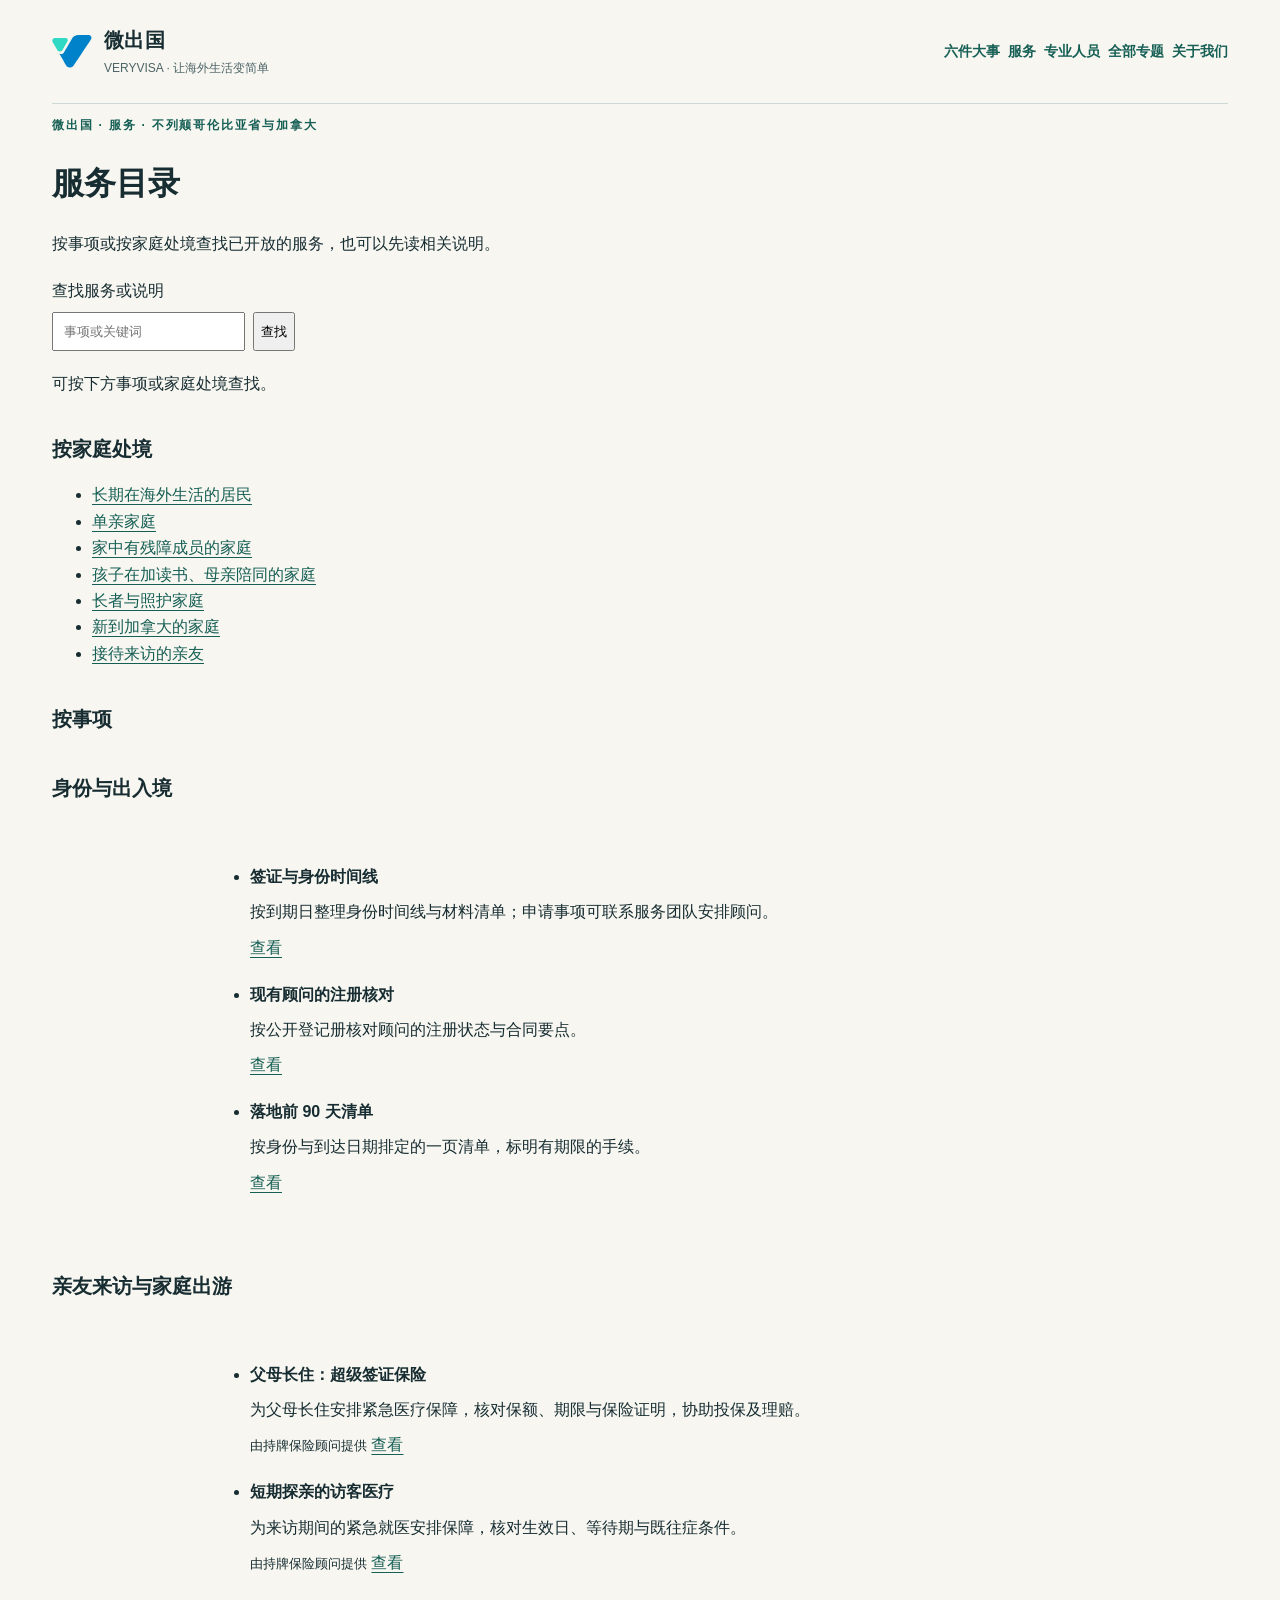
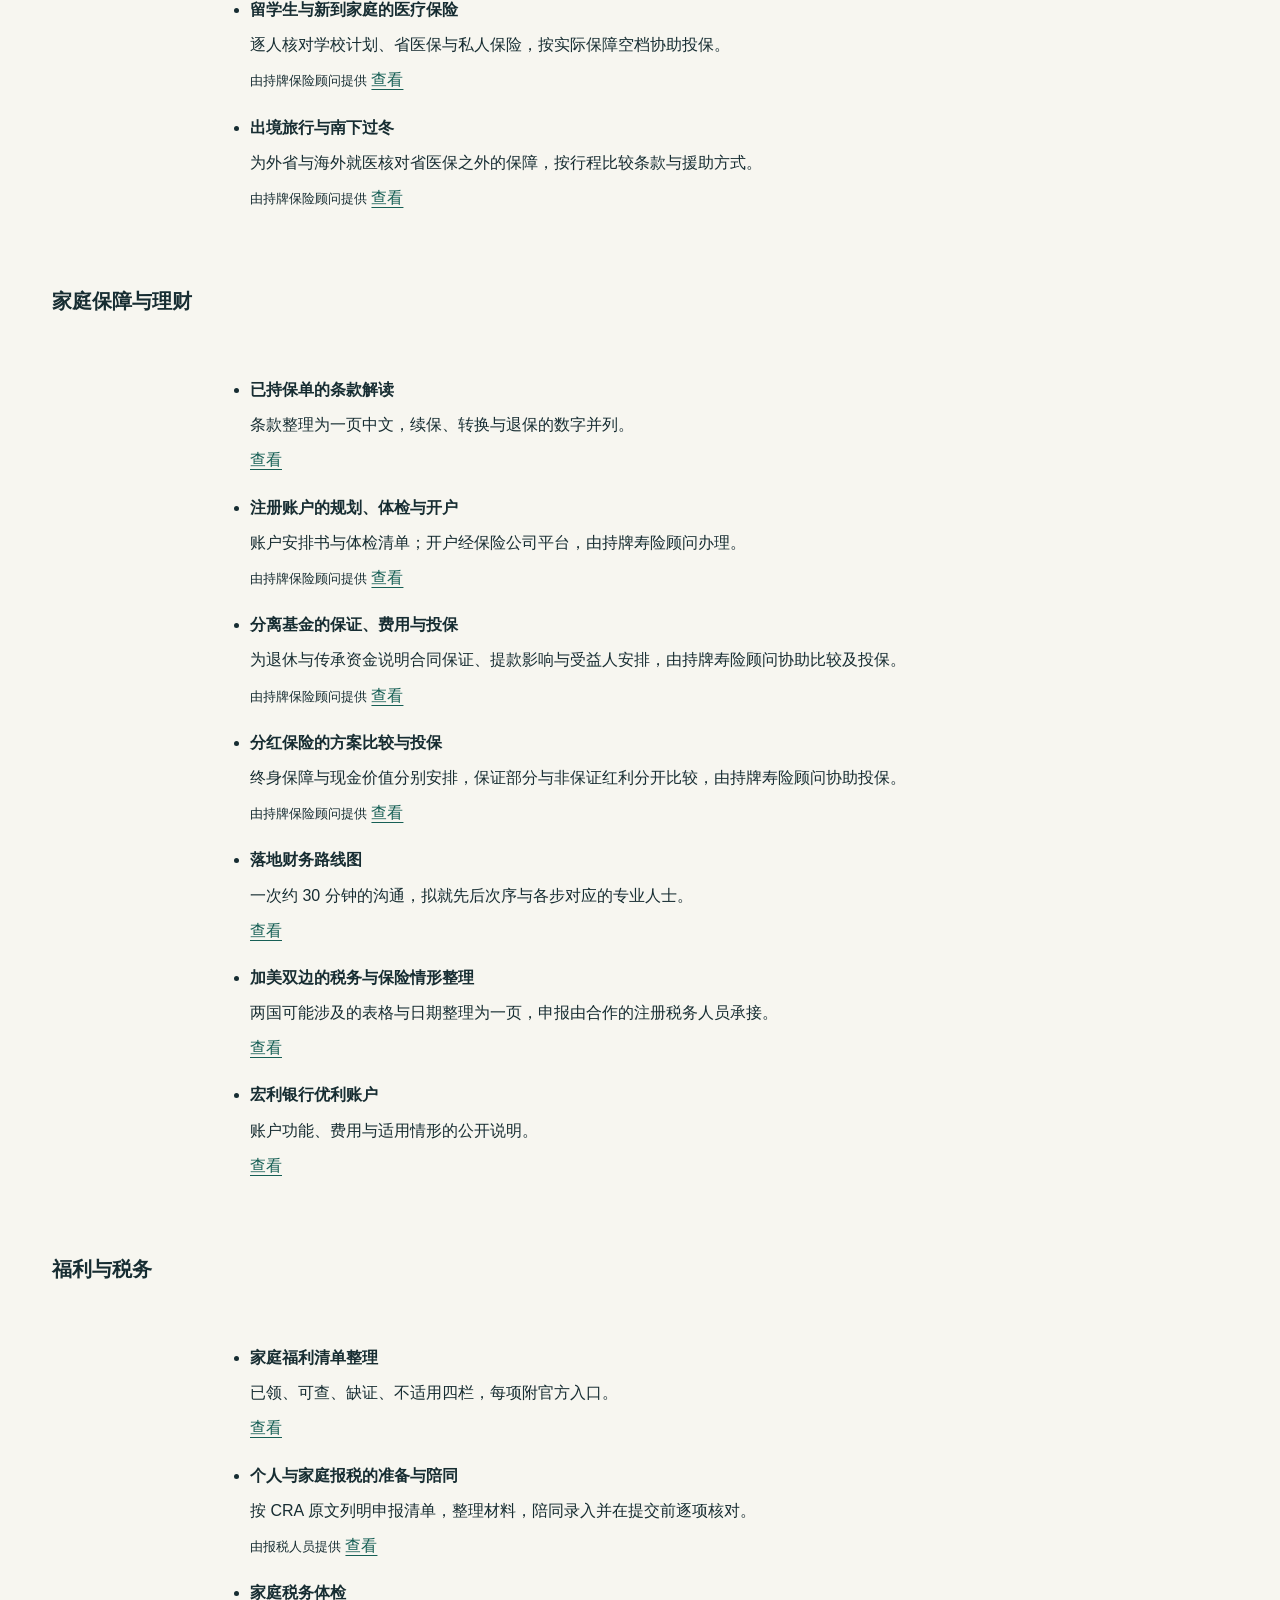
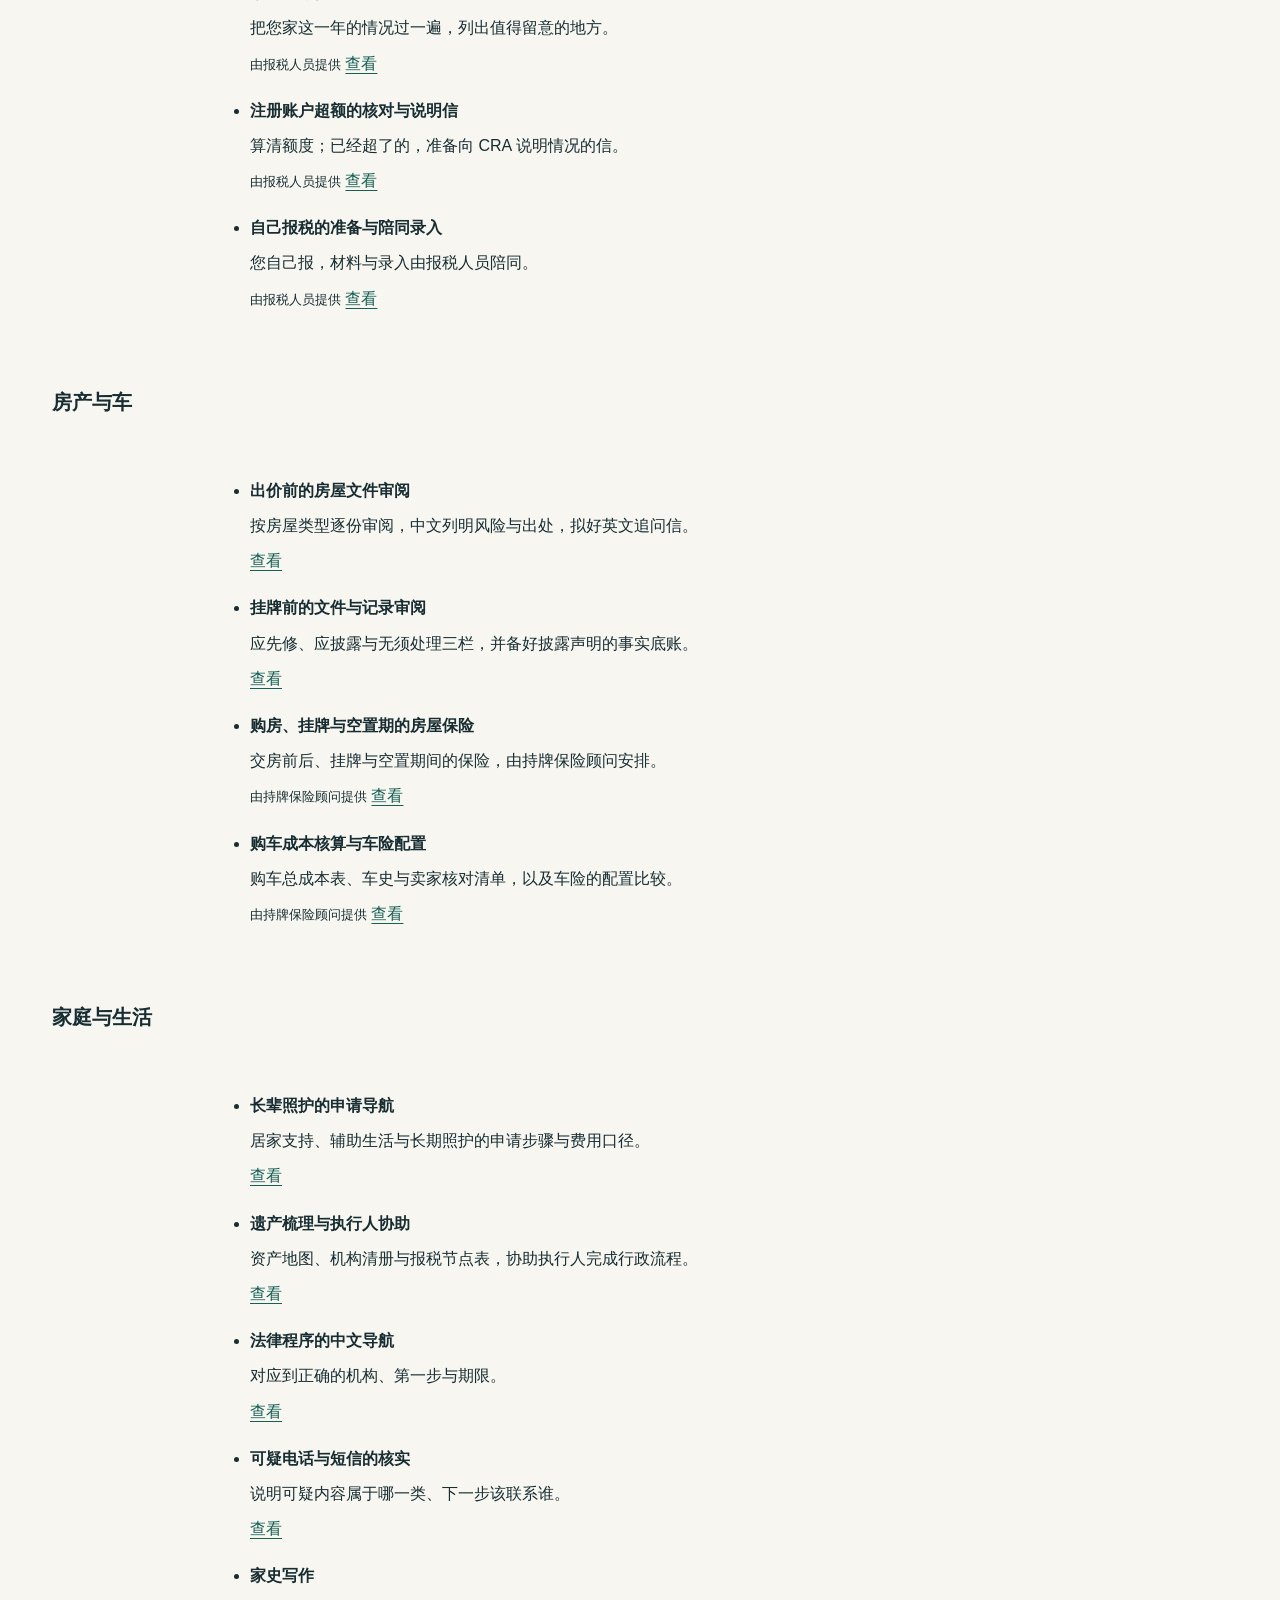
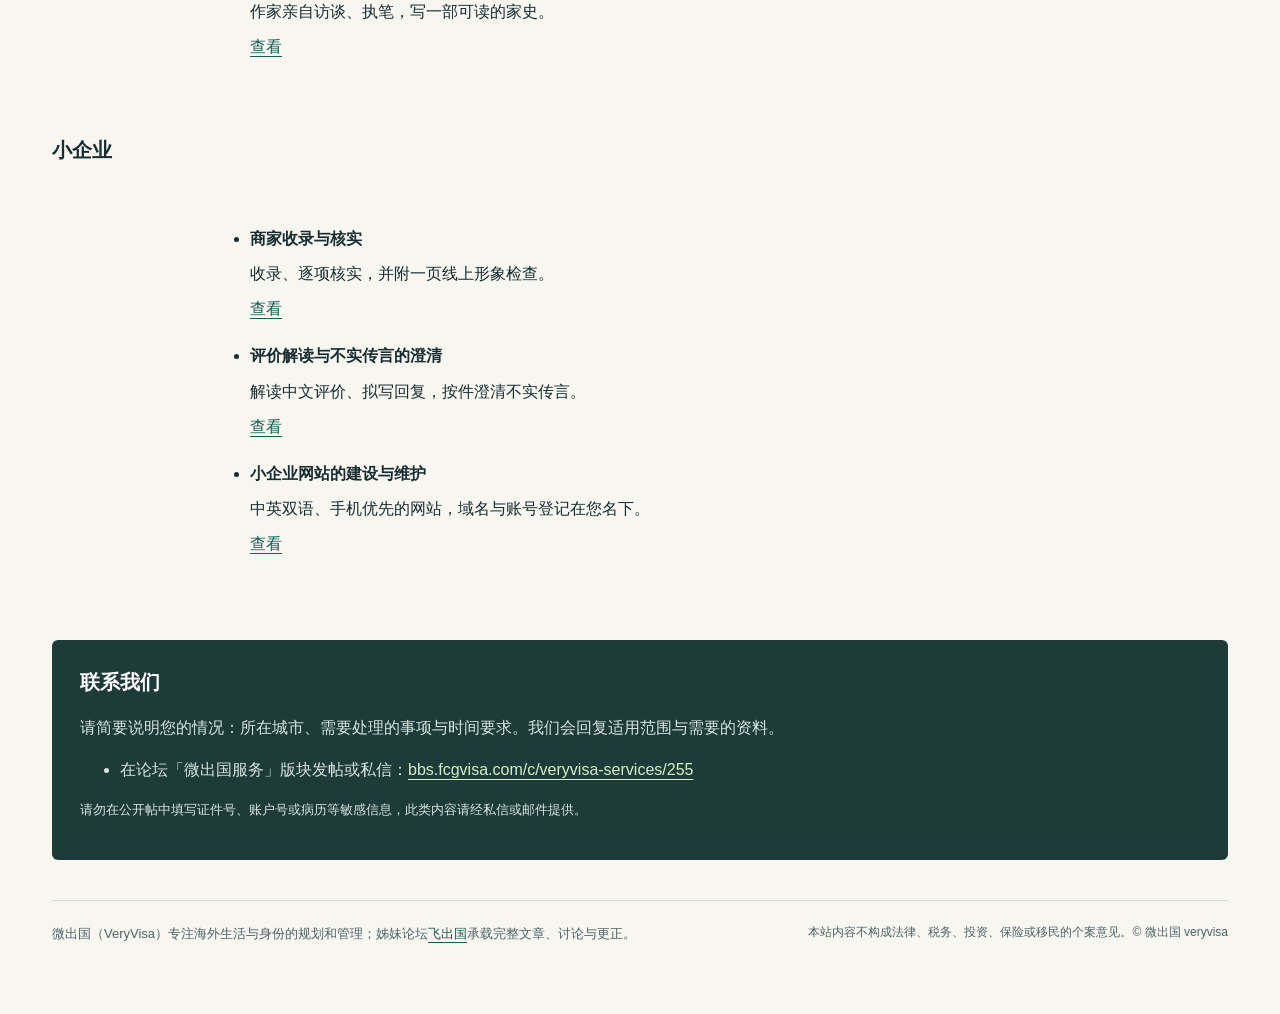
<file: services/index.html>
<!doctype html><html lang="zh-CN"><head><meta charset="utf-8"><meta name="viewport" content="width=device-width,initial-scale=1">
<title>服务目录 · 微出国 VeryVisa</title><meta name="description" content="按事项或家庭处境查找已开放服务与相关说明。"><style>
:root{--fg:#14243A;--mut:#5B6570;--bd:#E3E8EE;--acc:#0082CA;--acc2:#30D9C4;--bg:#F7F9FB;--paper:#fff}
*{box-sizing:border-box}body{margin:0;background:var(--bg);color:var(--fg);font:16px/1.65 -apple-system,BlinkMacSystemFont,"PingFang SC","Noto Sans CJK SC",sans-serif}
main{max-width:1080px;margin:0 auto;padding:0 20px 64px}
header{display:flex;align-items:center;gap:14px;padding:22px 0 10px}header .mark{width:40px;height:auto}header b{font-size:20px;letter-spacing:.02em}header small{display:block;color:var(--mut);font-size:12px;margin-top:2px}
h2{font-size:20px;margin:36px 0 4px;display:flex;align-items:baseline;gap:12px}h2 small{font-weight:400;color:var(--mut);font-size:14px}
.grid{display:grid;grid-template-columns:repeat(auto-fill,minmax(280px,1fr));gap:18px;margin-top:14px}
a.card{display:block;border:1px solid var(--bd);border-radius:16px;overflow:hidden;text-decoration:none;color:inherit;background:var(--paper);transition:transform .15s,box-shadow .15s}
a.card:hover{transform:translateY(-2px);box-shadow:0 12px 28px rgba(20,36,58,.10);border-color:var(--acc)}a.card.off{opacity:.55;pointer-events:none}
.card .pic{position:relative;aspect-ratio:16/9;overflow:hidden;background:linear-gradient(135deg,#14243A,#0082CA)}.card .pic img{display:block;width:100%;height:100%;object-fit:cover;transition:transform .3s}a.card:hover .pic img{transform:scale(1.04)}
.card .pic .abbr{position:absolute;inset:0;display:flex;align-items:center;justify-content:center;color:#fff;font:800 clamp(28px,4vw,44px)/1 Georgia,"Songti SC",serif;letter-spacing:.06em;text-shadow:0 2px 12px rgba(0,0,0,.3)}
.card .pic.exam{background:linear-gradient(135deg,#0B3A5C,#30D9C4)}
.card .body{padding:14px 18px 16px}.card h3{font-size:17px;margin:0 0 6px;line-height:1.4}.card p{margin:0;color:var(--mut);font-size:14px}
.tag{position:absolute;top:10px;left:10px;font-size:12px;color:var(--fg);background:#fff;border-radius:8px;padding:3px 9px;font-weight:600}
.hero{position:relative;isolation:isolate;color:#fff;margin:0 -20px;padding:56px 20px 44px;min-height:300px;display:flex;align-items:flex-end;background:#14243A;overflow:hidden}.hero img{position:absolute;inset:0;width:100%;height:100%;object-fit:cover;z-index:-2}.hero::before{content:"";position:absolute;inset:0;z-index:-1;background:linear-gradient(90deg,rgba(20,36,58,.9) 0%,rgba(20,36,58,.7) 45%,rgba(20,36,58,.25) 100%)}.hero h1{font-size:34px;line-height:1.25;margin:0 0 12px;max-width:720px}.hero p{color:rgba(255,255,255,.85);margin:0;max-width:640px}
.forum{margin-top:36px;border:1px solid var(--bd);border-left:4px solid var(--acc2);border-radius:14px;background:var(--paper);padding:18px 20px}.forum a{color:var(--acc);font-weight:600}
.how{margin-top:28px;color:var(--mut);font-size:14px}.how ul{margin:6px 0 0;padding-left:20px}
footer{margin-top:40px;color:var(--mut);font-size:13px;border-top:1px solid var(--bd);padding-top:16px}
@media(max-width:600px){.hero{padding:40px 20px 28px;min-height:240px}.hero h1{font-size:26px}}
</style><link rel="stylesheet" href="/portal.css"><link rel="canonical" href="https://veryvisa.github.io/services/"></head>
<body><a class="skip" href="#main">跳到正文</a><main>
<header><div class="identity"><svg class="mark" aria-hidden="true" viewBox="102.305 90.391 73.617 59.957">
<path fill="#30D9C4" d="M 107.894531 95.808594 L 127.277344 95.808594 C 127.277344 95.808594 129.507812 95.628906 130.835938 97.679688 C 131.585938 98.910156 131.65625 100.316406 131.082031 101.546875 L 121.609375 117.953125 C 121.609375 117.953125 120.335938 120.65625 117.011719 120.824219 C 113.714844 120.910156 112.242188 118.40625 112.242188 118.40625 L 103.722656 103.652344 C 103.722656 103.652344 102.304688 101.792969 103.09375 99.332031 C 103.878906 96.878906 106.148438 95.773438 107.894531 95.808594 "/>
<path fill="#0082CA" d="M 115.964844 124.792969 C 115.847656 124.59375 116.09375 124.378906 116.277344 124.519531 C 117.195312 125.21875 118.664062 125.902344 120.683594 125.515625 C 122.164062 125.210938 123.550781 124.296875 124.402344 122.757812 C 125.242188 121.300781 138.8125 97.8125 138.8125 97.8125 C 138.8125 97.8125 141.9375 90.917969 150.207031 90.550781 L 169.96875 90.550781 C 169.96875 90.550781 173 90.390625 174.503906 93.40625 C 175.921875 96.433594 173.941406 98.695312 173.667969 99.109375 C 173.394531 99.523438 142.203125 146.726562 142.203125 146.726562 C 142.203125 146.726562 140.003906 150.347656 135.40625 150.347656 C 130.808594 150.347656 128.707031 146.878906 128.417969 146.398438 C 128.175781 145.992188 118.835938 129.78125 115.964844 124.792969 "/></svg><div><b><a href="/" style="color:inherit;text-decoration:none">微出国</a></b><small>VERYVISA · 让海外生活变简单</small></div></div><nav aria-label="主导航"><a href="/#start">六件大事</a><a href="/services/">服务</a><a href="/#professional">专业人员</a><a href="/#directory">全部专题</a><a href="/#about">关于我们</a></nav></header>
<div id="main"><style>header{flex-wrap:wrap}header nav{display:flex;flex-wrap:wrap;gap:8px}.svc{padding-left:20px}.svc li{margin:16px 0;overflow-wrap:anywhere}.svc p{margin:4px 0}form[role=search]{display:flex;flex-wrap:wrap;gap:8px;margin:20px 0}form[role=search] input{min-width:0;max-width:100%;padding:10px}form[role=search] label{width:100%}#service-results p{margin-top:4px}</style><p class="eyebrow">微出国 · 服务 · 不列颠哥伦比亚省与加拿大</p><h1>服务目录</h1><p>按事项或按家庭处境查找已开放的服务，也可以先读相关说明。</p><form action="/services/" method="get" role="search" data-service-search><label for="catalog-q">查找服务或说明</label><input id="catalog-q" type="search" name="q" maxlength="100" placeholder="事项或关键词"><button type="submit">查找</button></form><p id="search-status" role="status" aria-live="polite">可按下方事项或家庭处境查找。</p><div id="service-results"></div><section><h2>按家庭处境</h2><ul><li><a href="/services/for/living-abroad/">长期在海外生活的居民</a></li><li><a href="/services/for/single-parent/">单亲家庭</a></li><li><a href="/services/for/disability/">家中有残障成员的家庭</a></li><li><a href="/services/for/study-companion/">孩子在加读书、母亲陪同的家庭</a></li><li><a href="/services/for/seniors/">长者与照护家庭</a></li><li><a href="/services/for/newcomer/">新到加拿大的家庭</a></li><li><a href="/services/for/visitors/">接待来访的亲友</a></li></ul></section><h2>按事项</h2><section id="status"><h2>身份与出入境</h2><ul class="svc"><li data-service="status.timeline"><b>签证与身份时间线</b><p>按到期日整理身份时间线与材料清单；申请事项可联系服务团队安排顾问。</p><a href="https://veryvisa.github.io/canada-visa-status-planning/">查看</a></li><li data-service="status.verify"><b>现有顾问的注册核对</b><p>按公开登记册核对顾问的注册状态与合同要点。</p><a href="https://veryvisa.github.io/canada-visa-status-planning/#verify">查看</a></li><li data-service="status.first-days"><b>落地前 90 天清单</b><p>按身份与到达日期排定的一页清单，标明有期限的手续。</p><a href="https://veryvisa.github.io/canada-newcomer-first-90-days/">查看</a></li></ul></section><section id="travel"><h2>亲友来访与家庭出游</h2><ul class="svc"><li data-service="travel.super-visa"><b>父母长住：超级签证保险</b><p>为父母长住安排紧急医疗保障，核对保额、期限与保险证明，协助投保及理赔。</p><small>由持牌保险顾问提供</small> <a href="https://veryvisa.github.io/canada-travel-insurance-super-visa/super-visa/">查看</a></li><li data-service="travel.visitors"><b>短期探亲的访客医疗</b><p>为来访期间的紧急就医安排保障，核对生效日、等待期与既往症条件。</p><small>由持牌保险顾问提供</small> <a href="https://veryvisa.github.io/canada-travel-insurance-super-visa/visitors/">查看</a></li><li data-service="travel.msp-wait"><b>留学生与新到家庭的医疗保险</b><p>逐人核对学校计划、省医保与私人保险，按实际保障空档协助投保。</p><small>由持牌保险顾问提供</small> <a href="https://veryvisa.github.io/canada-travel-insurance-super-visa/students/">查看</a></li><li data-service="travel.outbound"><b>出境旅行与南下过冬</b><p>为外省与海外就医核对省医保之外的保障，按行程比较条款与援助方式。</p><small>由持牌保险顾问提供</small> <a href="https://veryvisa.github.io/canada-travel-insurance-super-visa/outbound/">查看</a></li></ul></section><section id="finance"><h2>家庭保障与理财</h2><ul class="svc"><li data-service="finance.policy-check"><b>已持保单的条款解读</b><p>条款整理为一页中文，续保、转换与退保的数字并列。</p><a href="https://veryvisa.github.io/canada-insurance-policy-checkup/">查看</a></li><li data-service="finance.accounts"><b>注册账户的规划、体检与开户</b><p>账户安排书与体检清单；开户经保险公司平台，由持牌寿险顾问办理。</p><small>由持牌保险顾问提供</small> <a href="https://veryvisa.github.io/canada-registered-accounts/">查看</a></li><li data-service="finance.segfunds"><b>分离基金的保证、费用与投保</b><p>为退休与传承资金说明合同保证、提款影响与受益人安排，由持牌寿险顾问协助比较及投保。</p><small>由持牌保险顾问提供</small> <a href="https://veryvisa.github.io/canada-insurance-policy-checkup/segfunds/">查看</a></li><li data-service="finance.par"><b>分红保险的方案比较与投保</b><p>终身保障与现金价值分别安排，保证部分与非保证红利分开比较，由持牌寿险顾问协助投保。</p><small>由持牌保险顾问提供</small> <a href="https://veryvisa.github.io/canada-insurance-policy-checkup/par/">查看</a></li><li data-service="finance.financial-roadmap"><b>落地财务路线图</b><p>一次约 30 分钟的沟通，拟就先后次序与各步对应的专业人士。</p><a href="https://veryvisa.github.io/canada-personal-business-financial-consulting/">查看</a></li><li data-service="finance.cross-border"><b>加美双边的税务与保险情形整理</b><p>两国可能涉及的表格与日期整理为一页，申报由合作的注册税务人员承接。</p><a href="https://veryvisa.github.io/canada-us-cross-border-tax-insurance/">查看</a></li><li data-service="finance.advantage-account"><b>宏利银行优利账户</b><p>账户功能、费用与适用情形的公开说明。</p><a href="https://veryvisa.github.io/manulife-advantage-account/">查看</a></li></ul></section><section id="benefits-tax"><h2>福利与税务</h2><ul class="svc"><li data-service="benefits-tax.checklist"><b>家庭福利清单整理</b><p>已领、可查、缺证、不适用四栏，每项附官方入口。</p><a href="https://veryvisa.github.io/canada-benefits-eligibility-checker/">查看</a></li><li data-service="benefits-tax.filing"><b>个人与家庭报税的准备与陪同</b><p>按 CRA 原文列明申报清单，整理材料，陪同录入并在提交前逐项核对。</p><small>由报税人员提供</small> <a href="https://veryvisa.github.io/canada-tax-return-filing/filing/">查看</a></li><li data-service="benefits-tax.tax-check"><b>家庭税务体检</b><p>把您家这一年的情况过一遍，列出值得留意的地方。</p><small>由报税人员提供</small> <a href="https://veryvisa.github.io/canada-tax-return-filing/">查看</a></li><li data-service="benefits-tax.account-excess"><b>注册账户超额的核对与说明信</b><p>算清额度；已经超了的，准备向 CRA 说明情况的信。</p><small>由报税人员提供</small> <a href="https://veryvisa.github.io/canada-registered-accounts/cra-letter/">查看</a></li><li data-service="benefits-tax.diy"><b>自己报税的准备与陪同录入</b><p>您自己报，材料与录入由报税人员陪同。</p><small>由报税人员提供</small> <a href="https://veryvisa.github.io/canada-tax-return-filing/diy/">查看</a></li></ul></section><section id="property-car"><h2>房产与车</h2><ul class="svc"><li data-service="property-car.buyer-review"><b>出价前的房屋文件审阅</b><p>按房屋类型逐份审阅，中文列明风险与出处，拟好英文追问信。</p><a href="https://veryvisa.github.io/bc-home-buyer-risk-review/">查看</a></li><li data-service="property-car.seller-review"><b>挂牌前的文件与记录审阅</b><p>应先修、应披露与无须处理三栏，并备好披露声明的事实底账。</p><a href="https://veryvisa.github.io/bc-pre-listing-home-fix/">查看</a></li><li data-service="property-car.home-insurance"><b>购房、挂牌与空置期的房屋保险</b><p>交房前后、挂牌与空置期间的保险，由持牌保险顾问安排。</p><small>由持牌保险顾问提供</small> <a href="https://veryvisa.github.io/bc-home-buyer-risk-review/#insurance">查看</a></li><li data-service="property-car.car-cost"><b>购车成本核算与车险配置</b><p>购车总成本表、车史与卖家核对清单，以及车险的配置比较。</p><small>由持牌保险顾问提供</small> <a href="https://veryvisa.github.io/bc-car-buying-auto-insurance/">查看</a></li></ul></section><section id="family"><h2>家庭与生活</h2><ul class="svc"><li data-service="family.seniors"><b>长辈照护的申请导航</b><p>居家支持、辅助生活与长期照护的申请步骤与费用口径。</p><a href="https://veryvisa.github.io/bc-seniors-care-navigation/">查看</a></li><li data-service="family.estate"><b>遗产梳理与执行人协助</b><p>资产地图、机构清册与报税节点表，协助执行人完成行政流程。</p><a href="https://veryvisa.github.io/bc-estate-planning-executor-support/">查看</a></li><li data-service="family.legal"><b>法律程序的中文导航</b><p>对应到正确的机构、第一步与期限。</p><a href="https://veryvisa.github.io/canada-legal-support-navigation/">查看</a></li><li data-service="family.scam-check"><b>可疑电话与短信的核实</b><p>说明可疑内容属于哪一类、下一步该联系谁。</p><a href="https://veryvisa.github.io/canada-scam-check-chinese-seniors/">查看</a></li><li data-service="family.family-history"><b>家史写作</b><p>作家亲自访谈、执笔，写一部可读的家史。</p><a href="https://veryvisa.github.io/chinese-family-history-writing/">查看</a></li></ul></section><section id="business"><h2>小企业</h2><ul class="svc"><li data-service="business.directory"><b>商家收录与核实</b><p>收录、逐项核实，并附一页线上形象检查。</p><a href="https://veryvisa.github.io/bc-chinese-business-directory-promotion/">查看</a></li><li data-service="business.reputation"><b>评价解读与不实传言的澄清</b><p>解读中文评价、拟写回复，按件澄清不实传言。</p><a href="https://veryvisa.github.io/bc-chinese-business-directory-promotion/#reviews">查看</a></li><li data-service="business.website"><b>小企业网站的建设与维护</b><p>中英双语、手机优先的网站，域名与账号登记在您名下。</p><a href="https://veryvisa.github.io/chinese-small-business-website-care/">查看</a></li></ul></section><section class="svc-contact" id="contact"><h2>联系我们</h2><p>请简要说明您的情况：所在城市、需要处理的事项与时间要求。我们会回复适用范围与需要的资料。</p><ul><li>在论坛「微出国服务」版块发帖或私信：<a href="https://bbs.fcgvisa.com/c/veryvisa-services/255">bbs.fcgvisa.com/c/veryvisa-services/255</a></li></ul><p class="fine">请勿在公开帖中填写证件号、账户号或病历等敏感信息，此类内容请经私信或邮件提供。</p></section><script src="/services/search.js" defer></script></div>
<footer><p>微出国（VeryVisa）专注海外生活与身份的规划和管理；姊妹论坛<a href="https://bbs.fcgvisa.com">飞出国</a>承载完整文章、讨论与更正。</p><p class="fine">本站内容不构成法律、税务、投资、保险或移民的个案意见。© 微出国 veryvisa</p></footer>
</main></body></html>
</file>
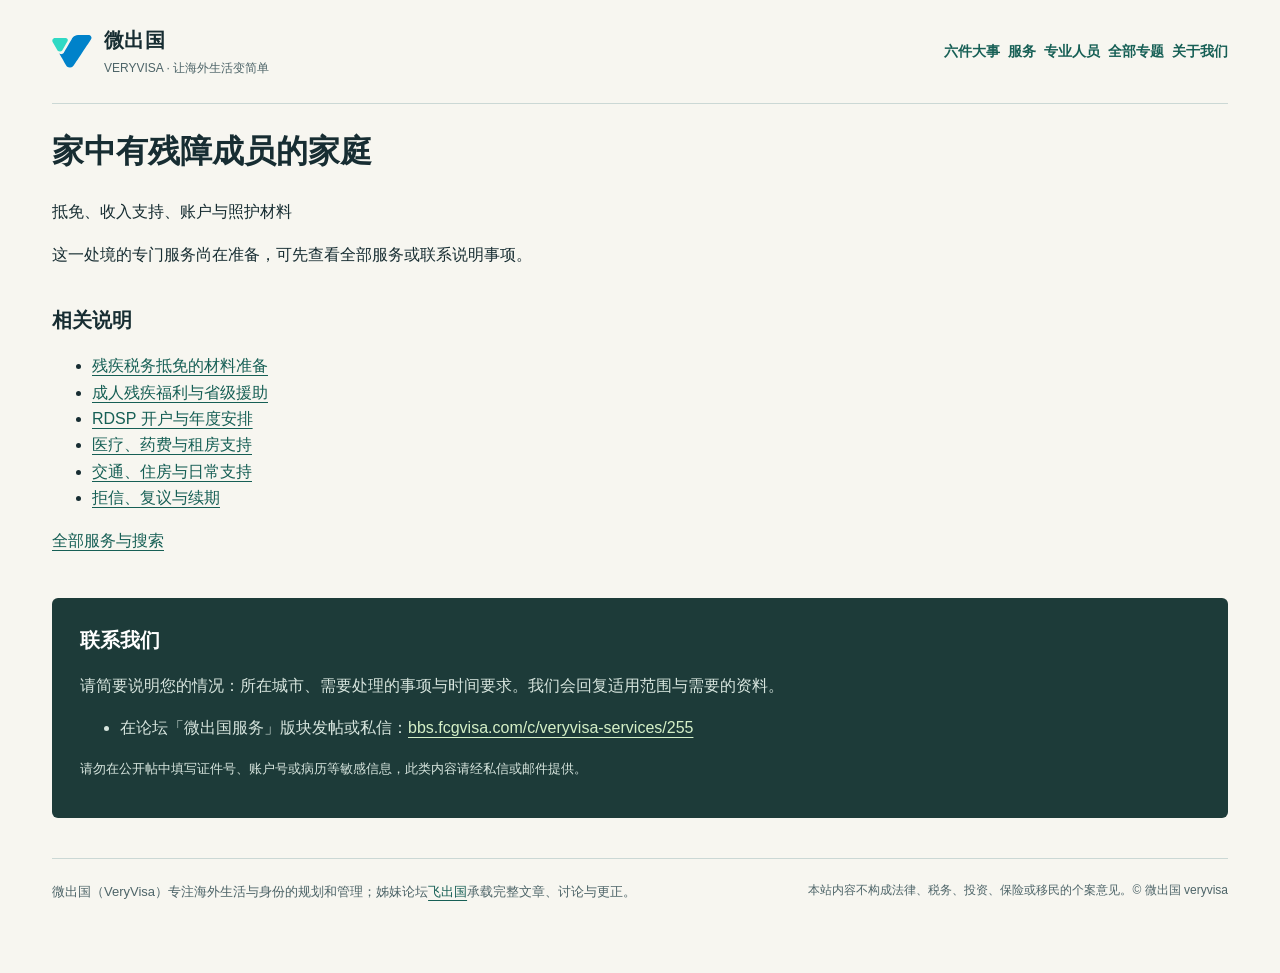
<file: services/for/disability/index.html>
<!doctype html><html lang="zh-CN"><head><meta charset="utf-8"><meta name="viewport" content="width=device-width,initial-scale=1">
<title>家中有残障成员的家庭的服务 · 微出国 VeryVisa</title><meta name="description" content="抵免、收入支持、账户与照护材料的服务与资料入口。"><style>
:root{--fg:#14243A;--mut:#5B6570;--bd:#E3E8EE;--acc:#0082CA;--acc2:#30D9C4;--bg:#F7F9FB;--paper:#fff}
*{box-sizing:border-box}body{margin:0;background:var(--bg);color:var(--fg);font:16px/1.65 -apple-system,BlinkMacSystemFont,"PingFang SC","Noto Sans CJK SC",sans-serif}
main{max-width:1080px;margin:0 auto;padding:0 20px 64px}
header{display:flex;align-items:center;gap:14px;padding:22px 0 10px}header .mark{width:40px;height:auto}header b{font-size:20px;letter-spacing:.02em}header small{display:block;color:var(--mut);font-size:12px;margin-top:2px}
h2{font-size:20px;margin:36px 0 4px;display:flex;align-items:baseline;gap:12px}h2 small{font-weight:400;color:var(--mut);font-size:14px}
.grid{display:grid;grid-template-columns:repeat(auto-fill,minmax(280px,1fr));gap:18px;margin-top:14px}
a.card{display:block;border:1px solid var(--bd);border-radius:16px;overflow:hidden;text-decoration:none;color:inherit;background:var(--paper);transition:transform .15s,box-shadow .15s}
a.card:hover{transform:translateY(-2px);box-shadow:0 12px 28px rgba(20,36,58,.10);border-color:var(--acc)}a.card.off{opacity:.55;pointer-events:none}
.card .pic{position:relative;aspect-ratio:16/9;overflow:hidden;background:linear-gradient(135deg,#14243A,#0082CA)}.card .pic img{display:block;width:100%;height:100%;object-fit:cover;transition:transform .3s}a.card:hover .pic img{transform:scale(1.04)}
.card .pic .abbr{position:absolute;inset:0;display:flex;align-items:center;justify-content:center;color:#fff;font:800 clamp(28px,4vw,44px)/1 Georgia,"Songti SC",serif;letter-spacing:.06em;text-shadow:0 2px 12px rgba(0,0,0,.3)}
.card .pic.exam{background:linear-gradient(135deg,#0B3A5C,#30D9C4)}
.card .body{padding:14px 18px 16px}.card h3{font-size:17px;margin:0 0 6px;line-height:1.4}.card p{margin:0;color:var(--mut);font-size:14px}
.tag{position:absolute;top:10px;left:10px;font-size:12px;color:var(--fg);background:#fff;border-radius:8px;padding:3px 9px;font-weight:600}
.hero{position:relative;isolation:isolate;color:#fff;margin:0 -20px;padding:56px 20px 44px;min-height:300px;display:flex;align-items:flex-end;background:#14243A;overflow:hidden}.hero img{position:absolute;inset:0;width:100%;height:100%;object-fit:cover;z-index:-2}.hero::before{content:"";position:absolute;inset:0;z-index:-1;background:linear-gradient(90deg,rgba(20,36,58,.9) 0%,rgba(20,36,58,.7) 45%,rgba(20,36,58,.25) 100%)}.hero h1{font-size:34px;line-height:1.25;margin:0 0 12px;max-width:720px}.hero p{color:rgba(255,255,255,.85);margin:0;max-width:640px}
.forum{margin-top:36px;border:1px solid var(--bd);border-left:4px solid var(--acc2);border-radius:14px;background:var(--paper);padding:18px 20px}.forum a{color:var(--acc);font-weight:600}
.how{margin-top:28px;color:var(--mut);font-size:14px}.how ul{margin:6px 0 0;padding-left:20px}
footer{margin-top:40px;color:var(--mut);font-size:13px;border-top:1px solid var(--bd);padding-top:16px}
@media(max-width:600px){.hero{padding:40px 20px 28px;min-height:240px}.hero h1{font-size:26px}}
</style><link rel="stylesheet" href="/portal.css"><link rel="canonical" href="https://veryvisa.github.io/services/for/disability/"></head>
<body><a class="skip" href="#main">跳到正文</a><main>
<header><div class="identity"><svg class="mark" aria-hidden="true" viewBox="102.305 90.391 73.617 59.957">
<path fill="#30D9C4" d="M 107.894531 95.808594 L 127.277344 95.808594 C 127.277344 95.808594 129.507812 95.628906 130.835938 97.679688 C 131.585938 98.910156 131.65625 100.316406 131.082031 101.546875 L 121.609375 117.953125 C 121.609375 117.953125 120.335938 120.65625 117.011719 120.824219 C 113.714844 120.910156 112.242188 118.40625 112.242188 118.40625 L 103.722656 103.652344 C 103.722656 103.652344 102.304688 101.792969 103.09375 99.332031 C 103.878906 96.878906 106.148438 95.773438 107.894531 95.808594 "/>
<path fill="#0082CA" d="M 115.964844 124.792969 C 115.847656 124.59375 116.09375 124.378906 116.277344 124.519531 C 117.195312 125.21875 118.664062 125.902344 120.683594 125.515625 C 122.164062 125.210938 123.550781 124.296875 124.402344 122.757812 C 125.242188 121.300781 138.8125 97.8125 138.8125 97.8125 C 138.8125 97.8125 141.9375 90.917969 150.207031 90.550781 L 169.96875 90.550781 C 169.96875 90.550781 173 90.390625 174.503906 93.40625 C 175.921875 96.433594 173.941406 98.695312 173.667969 99.109375 C 173.394531 99.523438 142.203125 146.726562 142.203125 146.726562 C 142.203125 146.726562 140.003906 150.347656 135.40625 150.347656 C 130.808594 150.347656 128.707031 146.878906 128.417969 146.398438 C 128.175781 145.992188 118.835938 129.78125 115.964844 124.792969 "/></svg><div><b><a href="/" style="color:inherit;text-decoration:none">微出国</a></b><small>VERYVISA · 让海外生活变简单</small></div></div><nav aria-label="主导航"><a href="/#start">六件大事</a><a href="/services/">服务</a><a href="/#professional">专业人员</a><a href="/#directory">全部专题</a><a href="/#about">关于我们</a></nav></header>
<div id="main"><style>header{flex-wrap:wrap}header nav{display:flex;flex-wrap:wrap;gap:8px}.svc{padding-left:20px}.svc li{margin:16px 0;overflow-wrap:anywhere}.svc p{margin:4px 0}form[role=search]{display:flex;flex-wrap:wrap;gap:8px;margin:20px 0}form[role=search] input{min-width:0;max-width:100%;padding:10px}form[role=search] label{width:100%}#service-results p{margin-top:4px}</style><h1>家中有残障成员的家庭</h1><p>抵免、收入支持、账户与照护材料</p><p>这一处境的专门服务尚在准备，可先查看全部服务或联系说明事项。</p><h2>相关说明</h2><ul><li><a href="https://veryvisa.github.io/canada-benefits-eligibility-checker/disability/dtc/">残疾税务抵免的材料准备</a></li><li><a href="https://veryvisa.github.io/canada-benefits-eligibility-checker/disability/income/">成人残疾福利与省级援助</a></li><li><a href="https://veryvisa.github.io/canada-benefits-eligibility-checker/disability/rdsp/">RDSP 开户与年度安排</a></li><li><a href="https://veryvisa.github.io/canada-benefits-eligibility-checker/families/health-housing/">医疗、药费与租房支持</a></li><li><a href="https://veryvisa.github.io/canada-benefits-eligibility-checker/disability/daily-life/">交通、住房与日常支持</a></li><li><a href="https://veryvisa.github.io/canada-benefits-eligibility-checker/decisions-and-renewals/">拒信、复议与续期</a></li></ul><p><a href="/services/">全部服务与搜索</a></p><section class="svc-contact" id="contact"><h2>联系我们</h2><p>请简要说明您的情况：所在城市、需要处理的事项与时间要求。我们会回复适用范围与需要的资料。</p><ul><li>在论坛「微出国服务」版块发帖或私信：<a href="https://bbs.fcgvisa.com/c/veryvisa-services/255">bbs.fcgvisa.com/c/veryvisa-services/255</a></li></ul><p class="fine">请勿在公开帖中填写证件号、账户号或病历等敏感信息，此类内容请经私信或邮件提供。</p></section></div>
<footer><p>微出国（VeryVisa）专注海外生活与身份的规划和管理；姊妹论坛<a href="https://bbs.fcgvisa.com">飞出国</a>承载完整文章、讨论与更正。</p><p class="fine">本站内容不构成法律、税务、投资、保险或移民的个案意见。© 微出国 veryvisa</p></footer>
</main></body></html>
</file>
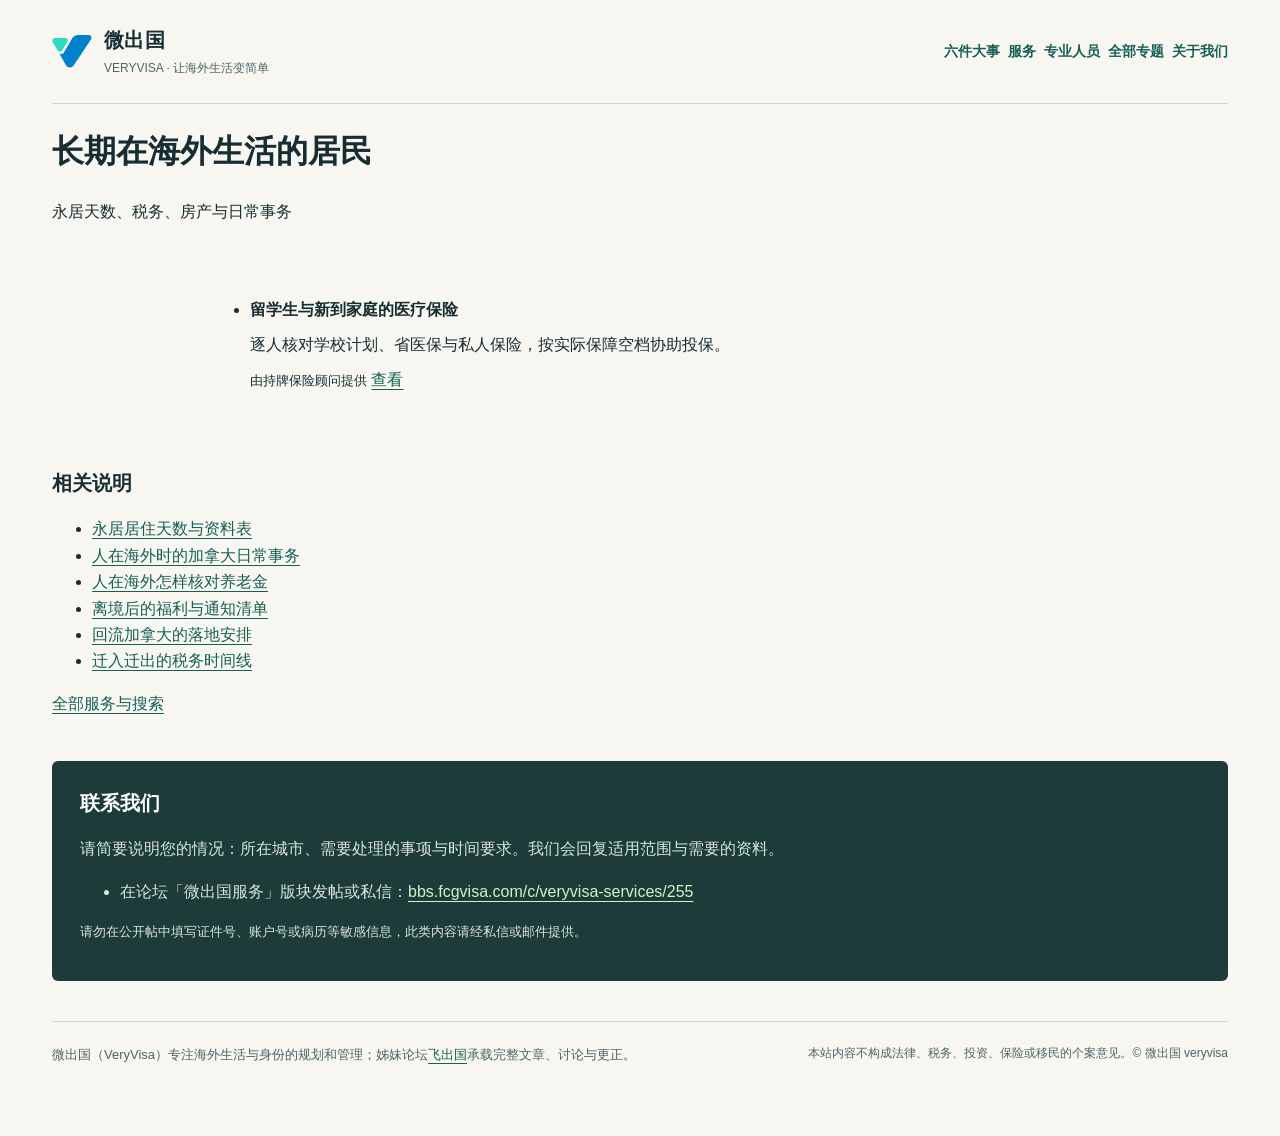
<file: services/for/living-abroad/index.html>
<!doctype html><html lang="zh-CN"><head><meta charset="utf-8"><meta name="viewport" content="width=device-width,initial-scale=1">
<title>长期在海外生活的居民的服务 · 微出国 VeryVisa</title><meta name="description" content="永居天数、税务、房产与日常事务的服务与资料入口。"><style>
:root{--fg:#14243A;--mut:#5B6570;--bd:#E3E8EE;--acc:#0082CA;--acc2:#30D9C4;--bg:#F7F9FB;--paper:#fff}
*{box-sizing:border-box}body{margin:0;background:var(--bg);color:var(--fg);font:16px/1.65 -apple-system,BlinkMacSystemFont,"PingFang SC","Noto Sans CJK SC",sans-serif}
main{max-width:1080px;margin:0 auto;padding:0 20px 64px}
header{display:flex;align-items:center;gap:14px;padding:22px 0 10px}header .mark{width:40px;height:auto}header b{font-size:20px;letter-spacing:.02em}header small{display:block;color:var(--mut);font-size:12px;margin-top:2px}
h2{font-size:20px;margin:36px 0 4px;display:flex;align-items:baseline;gap:12px}h2 small{font-weight:400;color:var(--mut);font-size:14px}
.grid{display:grid;grid-template-columns:repeat(auto-fill,minmax(280px,1fr));gap:18px;margin-top:14px}
a.card{display:block;border:1px solid var(--bd);border-radius:16px;overflow:hidden;text-decoration:none;color:inherit;background:var(--paper);transition:transform .15s,box-shadow .15s}
a.card:hover{transform:translateY(-2px);box-shadow:0 12px 28px rgba(20,36,58,.10);border-color:var(--acc)}a.card.off{opacity:.55;pointer-events:none}
.card .pic{position:relative;aspect-ratio:16/9;overflow:hidden;background:linear-gradient(135deg,#14243A,#0082CA)}.card .pic img{display:block;width:100%;height:100%;object-fit:cover;transition:transform .3s}a.card:hover .pic img{transform:scale(1.04)}
.card .pic .abbr{position:absolute;inset:0;display:flex;align-items:center;justify-content:center;color:#fff;font:800 clamp(28px,4vw,44px)/1 Georgia,"Songti SC",serif;letter-spacing:.06em;text-shadow:0 2px 12px rgba(0,0,0,.3)}
.card .pic.exam{background:linear-gradient(135deg,#0B3A5C,#30D9C4)}
.card .body{padding:14px 18px 16px}.card h3{font-size:17px;margin:0 0 6px;line-height:1.4}.card p{margin:0;color:var(--mut);font-size:14px}
.tag{position:absolute;top:10px;left:10px;font-size:12px;color:var(--fg);background:#fff;border-radius:8px;padding:3px 9px;font-weight:600}
.hero{position:relative;isolation:isolate;color:#fff;margin:0 -20px;padding:56px 20px 44px;min-height:300px;display:flex;align-items:flex-end;background:#14243A;overflow:hidden}.hero img{position:absolute;inset:0;width:100%;height:100%;object-fit:cover;z-index:-2}.hero::before{content:"";position:absolute;inset:0;z-index:-1;background:linear-gradient(90deg,rgba(20,36,58,.9) 0%,rgba(20,36,58,.7) 45%,rgba(20,36,58,.25) 100%)}.hero h1{font-size:34px;line-height:1.25;margin:0 0 12px;max-width:720px}.hero p{color:rgba(255,255,255,.85);margin:0;max-width:640px}
.forum{margin-top:36px;border:1px solid var(--bd);border-left:4px solid var(--acc2);border-radius:14px;background:var(--paper);padding:18px 20px}.forum a{color:var(--acc);font-weight:600}
.how{margin-top:28px;color:var(--mut);font-size:14px}.how ul{margin:6px 0 0;padding-left:20px}
footer{margin-top:40px;color:var(--mut);font-size:13px;border-top:1px solid var(--bd);padding-top:16px}
@media(max-width:600px){.hero{padding:40px 20px 28px;min-height:240px}.hero h1{font-size:26px}}
</style><link rel="stylesheet" href="/portal.css"><link rel="canonical" href="https://veryvisa.github.io/services/for/living-abroad/"></head>
<body><a class="skip" href="#main">跳到正文</a><main>
<header><div class="identity"><svg class="mark" aria-hidden="true" viewBox="102.305 90.391 73.617 59.957">
<path fill="#30D9C4" d="M 107.894531 95.808594 L 127.277344 95.808594 C 127.277344 95.808594 129.507812 95.628906 130.835938 97.679688 C 131.585938 98.910156 131.65625 100.316406 131.082031 101.546875 L 121.609375 117.953125 C 121.609375 117.953125 120.335938 120.65625 117.011719 120.824219 C 113.714844 120.910156 112.242188 118.40625 112.242188 118.40625 L 103.722656 103.652344 C 103.722656 103.652344 102.304688 101.792969 103.09375 99.332031 C 103.878906 96.878906 106.148438 95.773438 107.894531 95.808594 "/>
<path fill="#0082CA" d="M 115.964844 124.792969 C 115.847656 124.59375 116.09375 124.378906 116.277344 124.519531 C 117.195312 125.21875 118.664062 125.902344 120.683594 125.515625 C 122.164062 125.210938 123.550781 124.296875 124.402344 122.757812 C 125.242188 121.300781 138.8125 97.8125 138.8125 97.8125 C 138.8125 97.8125 141.9375 90.917969 150.207031 90.550781 L 169.96875 90.550781 C 169.96875 90.550781 173 90.390625 174.503906 93.40625 C 175.921875 96.433594 173.941406 98.695312 173.667969 99.109375 C 173.394531 99.523438 142.203125 146.726562 142.203125 146.726562 C 142.203125 146.726562 140.003906 150.347656 135.40625 150.347656 C 130.808594 150.347656 128.707031 146.878906 128.417969 146.398438 C 128.175781 145.992188 118.835938 129.78125 115.964844 124.792969 "/></svg><div><b><a href="/" style="color:inherit;text-decoration:none">微出国</a></b><small>VERYVISA · 让海外生活变简单</small></div></div><nav aria-label="主导航"><a href="/#start">六件大事</a><a href="/services/">服务</a><a href="/#professional">专业人员</a><a href="/#directory">全部专题</a><a href="/#about">关于我们</a></nav></header>
<div id="main"><style>header{flex-wrap:wrap}header nav{display:flex;flex-wrap:wrap;gap:8px}.svc{padding-left:20px}.svc li{margin:16px 0;overflow-wrap:anywhere}.svc p{margin:4px 0}form[role=search]{display:flex;flex-wrap:wrap;gap:8px;margin:20px 0}form[role=search] input{min-width:0;max-width:100%;padding:10px}form[role=search] label{width:100%}#service-results p{margin-top:4px}</style><h1>长期在海外生活的居民</h1><p>永居天数、税务、房产与日常事务</p><ul class="svc"><li data-service="travel.msp-wait"><b>留学生与新到家庭的医疗保险</b><p>逐人核对学校计划、省医保与私人保险，按实际保障空档协助投保。</p><small>由持牌保险顾问提供</small> <a href="https://veryvisa.github.io/canada-travel-insurance-super-visa/students/">查看</a></li></ul><h2>相关说明</h2><ul><li><a href="https://veryvisa.github.io/canada-living-abroad/pr-days/">永居居住天数与资料表</a></li><li><a href="https://veryvisa.github.io/canada-living-abroad/home-affairs/">人在海外时的加拿大日常事务</a></li><li><a href="https://veryvisa.github.io/canada-living-abroad/pensions/">人在海外怎样核对养老金</a></li><li><a href="https://veryvisa.github.io/canada-benefits-eligibility-checker/groups/living-abroad/">离境后的福利与通知清单</a></li><li><a href="https://veryvisa.github.io/canada-living-abroad/returning/">回流加拿大的落地安排</a></li><li><a href="https://veryvisa.github.io/canada-tax-return-filing/arrival-departure/">迁入迁出的税务时间线</a></li></ul><p><a href="/services/">全部服务与搜索</a></p><section class="svc-contact" id="contact"><h2>联系我们</h2><p>请简要说明您的情况：所在城市、需要处理的事项与时间要求。我们会回复适用范围与需要的资料。</p><ul><li>在论坛「微出国服务」版块发帖或私信：<a href="https://bbs.fcgvisa.com/c/veryvisa-services/255">bbs.fcgvisa.com/c/veryvisa-services/255</a></li></ul><p class="fine">请勿在公开帖中填写证件号、账户号或病历等敏感信息，此类内容请经私信或邮件提供。</p></section></div>
<footer><p>微出国（VeryVisa）专注海外生活与身份的规划和管理；姊妹论坛<a href="https://bbs.fcgvisa.com">飞出国</a>承载完整文章、讨论与更正。</p><p class="fine">本站内容不构成法律、税务、投资、保险或移民的个案意见。© 微出国 veryvisa</p></footer>
</main></body></html>
</file>
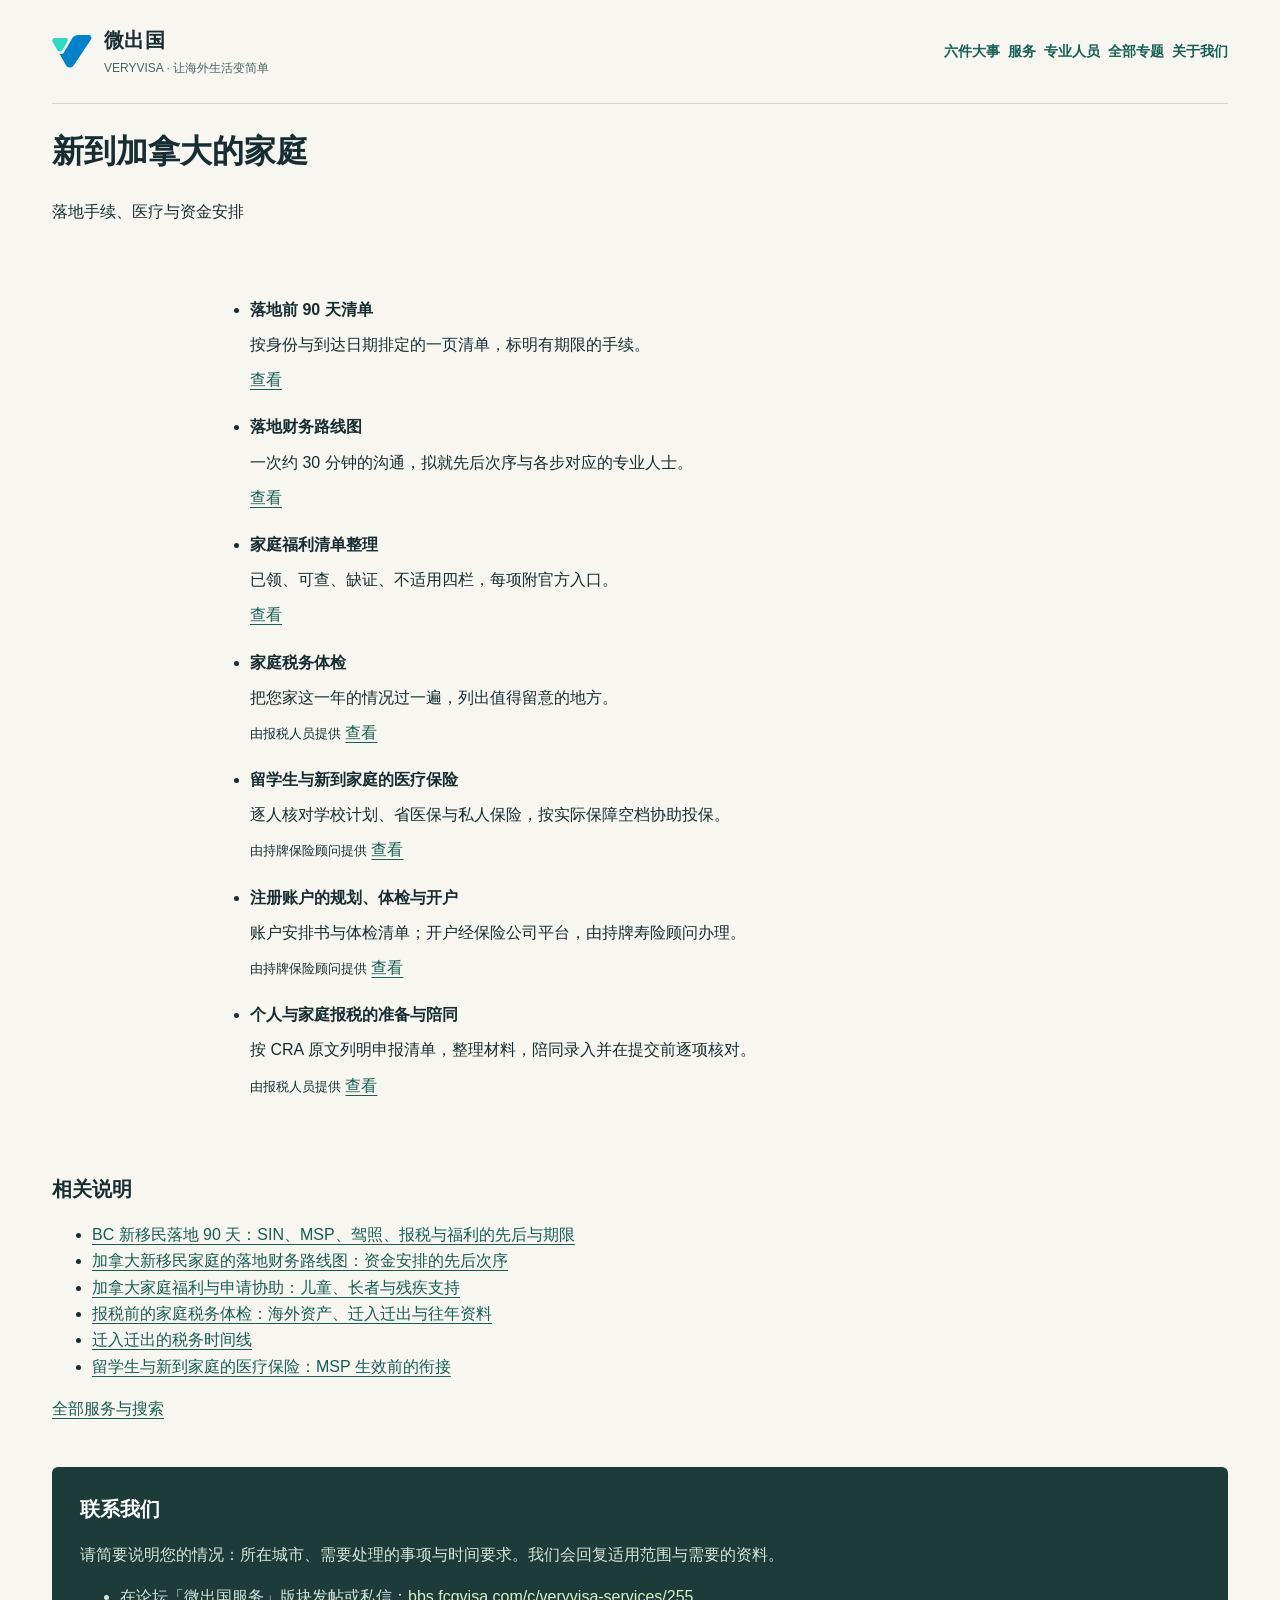
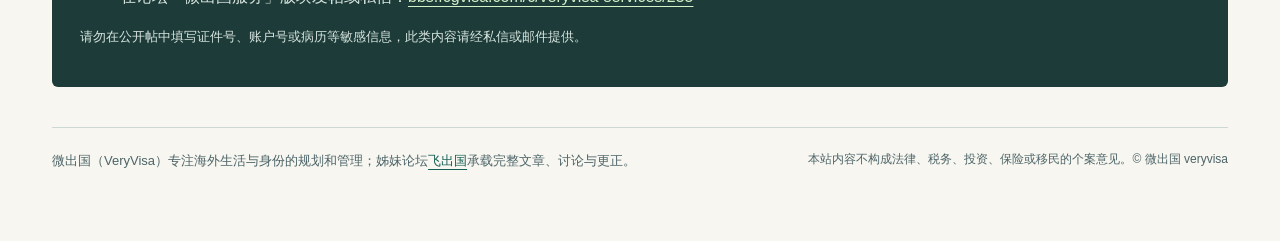
<file: services/for/newcomer/index.html>
<!doctype html><html lang="zh-CN"><head><meta charset="utf-8"><meta name="viewport" content="width=device-width,initial-scale=1">
<title>新到加拿大的家庭的服务 · 微出国 VeryVisa</title><meta name="description" content="落地手续、医疗与资金安排的服务与资料入口。"><style>
:root{--fg:#14243A;--mut:#5B6570;--bd:#E3E8EE;--acc:#0082CA;--acc2:#30D9C4;--bg:#F7F9FB;--paper:#fff}
*{box-sizing:border-box}body{margin:0;background:var(--bg);color:var(--fg);font:16px/1.65 -apple-system,BlinkMacSystemFont,"PingFang SC","Noto Sans CJK SC",sans-serif}
main{max-width:1080px;margin:0 auto;padding:0 20px 64px}
header{display:flex;align-items:center;gap:14px;padding:22px 0 10px}header .mark{width:40px;height:auto}header b{font-size:20px;letter-spacing:.02em}header small{display:block;color:var(--mut);font-size:12px;margin-top:2px}
h2{font-size:20px;margin:36px 0 4px;display:flex;align-items:baseline;gap:12px}h2 small{font-weight:400;color:var(--mut);font-size:14px}
.grid{display:grid;grid-template-columns:repeat(auto-fill,minmax(280px,1fr));gap:18px;margin-top:14px}
a.card{display:block;border:1px solid var(--bd);border-radius:16px;overflow:hidden;text-decoration:none;color:inherit;background:var(--paper);transition:transform .15s,box-shadow .15s}
a.card:hover{transform:translateY(-2px);box-shadow:0 12px 28px rgba(20,36,58,.10);border-color:var(--acc)}a.card.off{opacity:.55;pointer-events:none}
.card .pic{position:relative;aspect-ratio:16/9;overflow:hidden;background:linear-gradient(135deg,#14243A,#0082CA)}.card .pic img{display:block;width:100%;height:100%;object-fit:cover;transition:transform .3s}a.card:hover .pic img{transform:scale(1.04)}
.card .pic .abbr{position:absolute;inset:0;display:flex;align-items:center;justify-content:center;color:#fff;font:800 clamp(28px,4vw,44px)/1 Georgia,"Songti SC",serif;letter-spacing:.06em;text-shadow:0 2px 12px rgba(0,0,0,.3)}
.card .pic.exam{background:linear-gradient(135deg,#0B3A5C,#30D9C4)}
.card .body{padding:14px 18px 16px}.card h3{font-size:17px;margin:0 0 6px;line-height:1.4}.card p{margin:0;color:var(--mut);font-size:14px}
.tag{position:absolute;top:10px;left:10px;font-size:12px;color:var(--fg);background:#fff;border-radius:8px;padding:3px 9px;font-weight:600}
.hero{position:relative;isolation:isolate;color:#fff;margin:0 -20px;padding:56px 20px 44px;min-height:300px;display:flex;align-items:flex-end;background:#14243A;overflow:hidden}.hero img{position:absolute;inset:0;width:100%;height:100%;object-fit:cover;z-index:-2}.hero::before{content:"";position:absolute;inset:0;z-index:-1;background:linear-gradient(90deg,rgba(20,36,58,.9) 0%,rgba(20,36,58,.7) 45%,rgba(20,36,58,.25) 100%)}.hero h1{font-size:34px;line-height:1.25;margin:0 0 12px;max-width:720px}.hero p{color:rgba(255,255,255,.85);margin:0;max-width:640px}
.forum{margin-top:36px;border:1px solid var(--bd);border-left:4px solid var(--acc2);border-radius:14px;background:var(--paper);padding:18px 20px}.forum a{color:var(--acc);font-weight:600}
.how{margin-top:28px;color:var(--mut);font-size:14px}.how ul{margin:6px 0 0;padding-left:20px}
footer{margin-top:40px;color:var(--mut);font-size:13px;border-top:1px solid var(--bd);padding-top:16px}
@media(max-width:600px){.hero{padding:40px 20px 28px;min-height:240px}.hero h1{font-size:26px}}
</style><link rel="stylesheet" href="/portal.css"><link rel="canonical" href="https://veryvisa.github.io/services/for/newcomer/"></head>
<body><a class="skip" href="#main">跳到正文</a><main>
<header><div class="identity"><svg class="mark" aria-hidden="true" viewBox="102.305 90.391 73.617 59.957">
<path fill="#30D9C4" d="M 107.894531 95.808594 L 127.277344 95.808594 C 127.277344 95.808594 129.507812 95.628906 130.835938 97.679688 C 131.585938 98.910156 131.65625 100.316406 131.082031 101.546875 L 121.609375 117.953125 C 121.609375 117.953125 120.335938 120.65625 117.011719 120.824219 C 113.714844 120.910156 112.242188 118.40625 112.242188 118.40625 L 103.722656 103.652344 C 103.722656 103.652344 102.304688 101.792969 103.09375 99.332031 C 103.878906 96.878906 106.148438 95.773438 107.894531 95.808594 "/>
<path fill="#0082CA" d="M 115.964844 124.792969 C 115.847656 124.59375 116.09375 124.378906 116.277344 124.519531 C 117.195312 125.21875 118.664062 125.902344 120.683594 125.515625 C 122.164062 125.210938 123.550781 124.296875 124.402344 122.757812 C 125.242188 121.300781 138.8125 97.8125 138.8125 97.8125 C 138.8125 97.8125 141.9375 90.917969 150.207031 90.550781 L 169.96875 90.550781 C 169.96875 90.550781 173 90.390625 174.503906 93.40625 C 175.921875 96.433594 173.941406 98.695312 173.667969 99.109375 C 173.394531 99.523438 142.203125 146.726562 142.203125 146.726562 C 142.203125 146.726562 140.003906 150.347656 135.40625 150.347656 C 130.808594 150.347656 128.707031 146.878906 128.417969 146.398438 C 128.175781 145.992188 118.835938 129.78125 115.964844 124.792969 "/></svg><div><b><a href="/" style="color:inherit;text-decoration:none">微出国</a></b><small>VERYVISA · 让海外生活变简单</small></div></div><nav aria-label="主导航"><a href="/#start">六件大事</a><a href="/services/">服务</a><a href="/#professional">专业人员</a><a href="/#directory">全部专题</a><a href="/#about">关于我们</a></nav></header>
<div id="main"><style>header{flex-wrap:wrap}header nav{display:flex;flex-wrap:wrap;gap:8px}.svc{padding-left:20px}.svc li{margin:16px 0;overflow-wrap:anywhere}.svc p{margin:4px 0}form[role=search]{display:flex;flex-wrap:wrap;gap:8px;margin:20px 0}form[role=search] input{min-width:0;max-width:100%;padding:10px}form[role=search] label{width:100%}#service-results p{margin-top:4px}</style><h1>新到加拿大的家庭</h1><p>落地手续、医疗与资金安排</p><ul class="svc"><li data-service="status.first-days"><b>落地前 90 天清单</b><p>按身份与到达日期排定的一页清单，标明有期限的手续。</p><a href="https://veryvisa.github.io/canada-newcomer-first-90-days/">查看</a></li><li data-service="finance.financial-roadmap"><b>落地财务路线图</b><p>一次约 30 分钟的沟通，拟就先后次序与各步对应的专业人士。</p><a href="https://veryvisa.github.io/canada-personal-business-financial-consulting/">查看</a></li><li data-service="benefits-tax.checklist"><b>家庭福利清单整理</b><p>已领、可查、缺证、不适用四栏，每项附官方入口。</p><a href="https://veryvisa.github.io/canada-benefits-eligibility-checker/">查看</a></li><li data-service="benefits-tax.tax-check"><b>家庭税务体检</b><p>把您家这一年的情况过一遍，列出值得留意的地方。</p><small>由报税人员提供</small> <a href="https://veryvisa.github.io/canada-tax-return-filing/">查看</a></li><li data-service="travel.msp-wait"><b>留学生与新到家庭的医疗保险</b><p>逐人核对学校计划、省医保与私人保险，按实际保障空档协助投保。</p><small>由持牌保险顾问提供</small> <a href="https://veryvisa.github.io/canada-travel-insurance-super-visa/students/">查看</a></li><li data-service="finance.accounts"><b>注册账户的规划、体检与开户</b><p>账户安排书与体检清单；开户经保险公司平台，由持牌寿险顾问办理。</p><small>由持牌保险顾问提供</small> <a href="https://veryvisa.github.io/canada-registered-accounts/">查看</a></li><li data-service="benefits-tax.filing"><b>个人与家庭报税的准备与陪同</b><p>按 CRA 原文列明申报清单，整理材料，陪同录入并在提交前逐项核对。</p><small>由报税人员提供</small> <a href="https://veryvisa.github.io/canada-tax-return-filing/filing/">查看</a></li></ul><h2>相关说明</h2><ul><li><a href="https://veryvisa.github.io/canada-newcomer-first-90-days/">BC 新移民落地 90 天：SIN、MSP、驾照、报税与福利的先后与期限</a></li><li><a href="https://veryvisa.github.io/canada-personal-business-financial-consulting/">加拿大新移民家庭的落地财务路线图：资金安排的先后次序</a></li><li><a href="https://veryvisa.github.io/canada-benefits-eligibility-checker/">加拿大家庭福利与申请协助：儿童、长者与残疾支持</a></li><li><a href="https://veryvisa.github.io/canada-tax-return-filing/">报税前的家庭税务体检：海外资产、迁入迁出与往年资料</a></li><li><a href="https://veryvisa.github.io/canada-tax-return-filing/arrival-departure/">迁入迁出的税务时间线</a></li><li><a href="https://veryvisa.github.io/canada-travel-insurance-super-visa/students/">留学生与新到家庭的医疗保险：MSP 生效前的衔接</a></li></ul><p><a href="/services/">全部服务与搜索</a></p><section class="svc-contact" id="contact"><h2>联系我们</h2><p>请简要说明您的情况：所在城市、需要处理的事项与时间要求。我们会回复适用范围与需要的资料。</p><ul><li>在论坛「微出国服务」版块发帖或私信：<a href="https://bbs.fcgvisa.com/c/veryvisa-services/255">bbs.fcgvisa.com/c/veryvisa-services/255</a></li></ul><p class="fine">请勿在公开帖中填写证件号、账户号或病历等敏感信息，此类内容请经私信或邮件提供。</p></section></div>
<footer><p>微出国（VeryVisa）专注海外生活与身份的规划和管理；姊妹论坛<a href="https://bbs.fcgvisa.com">飞出国</a>承载完整文章、讨论与更正。</p><p class="fine">本站内容不构成法律、税务、投资、保险或移民的个案意见。© 微出国 veryvisa</p></footer>
</main></body></html>
</file>
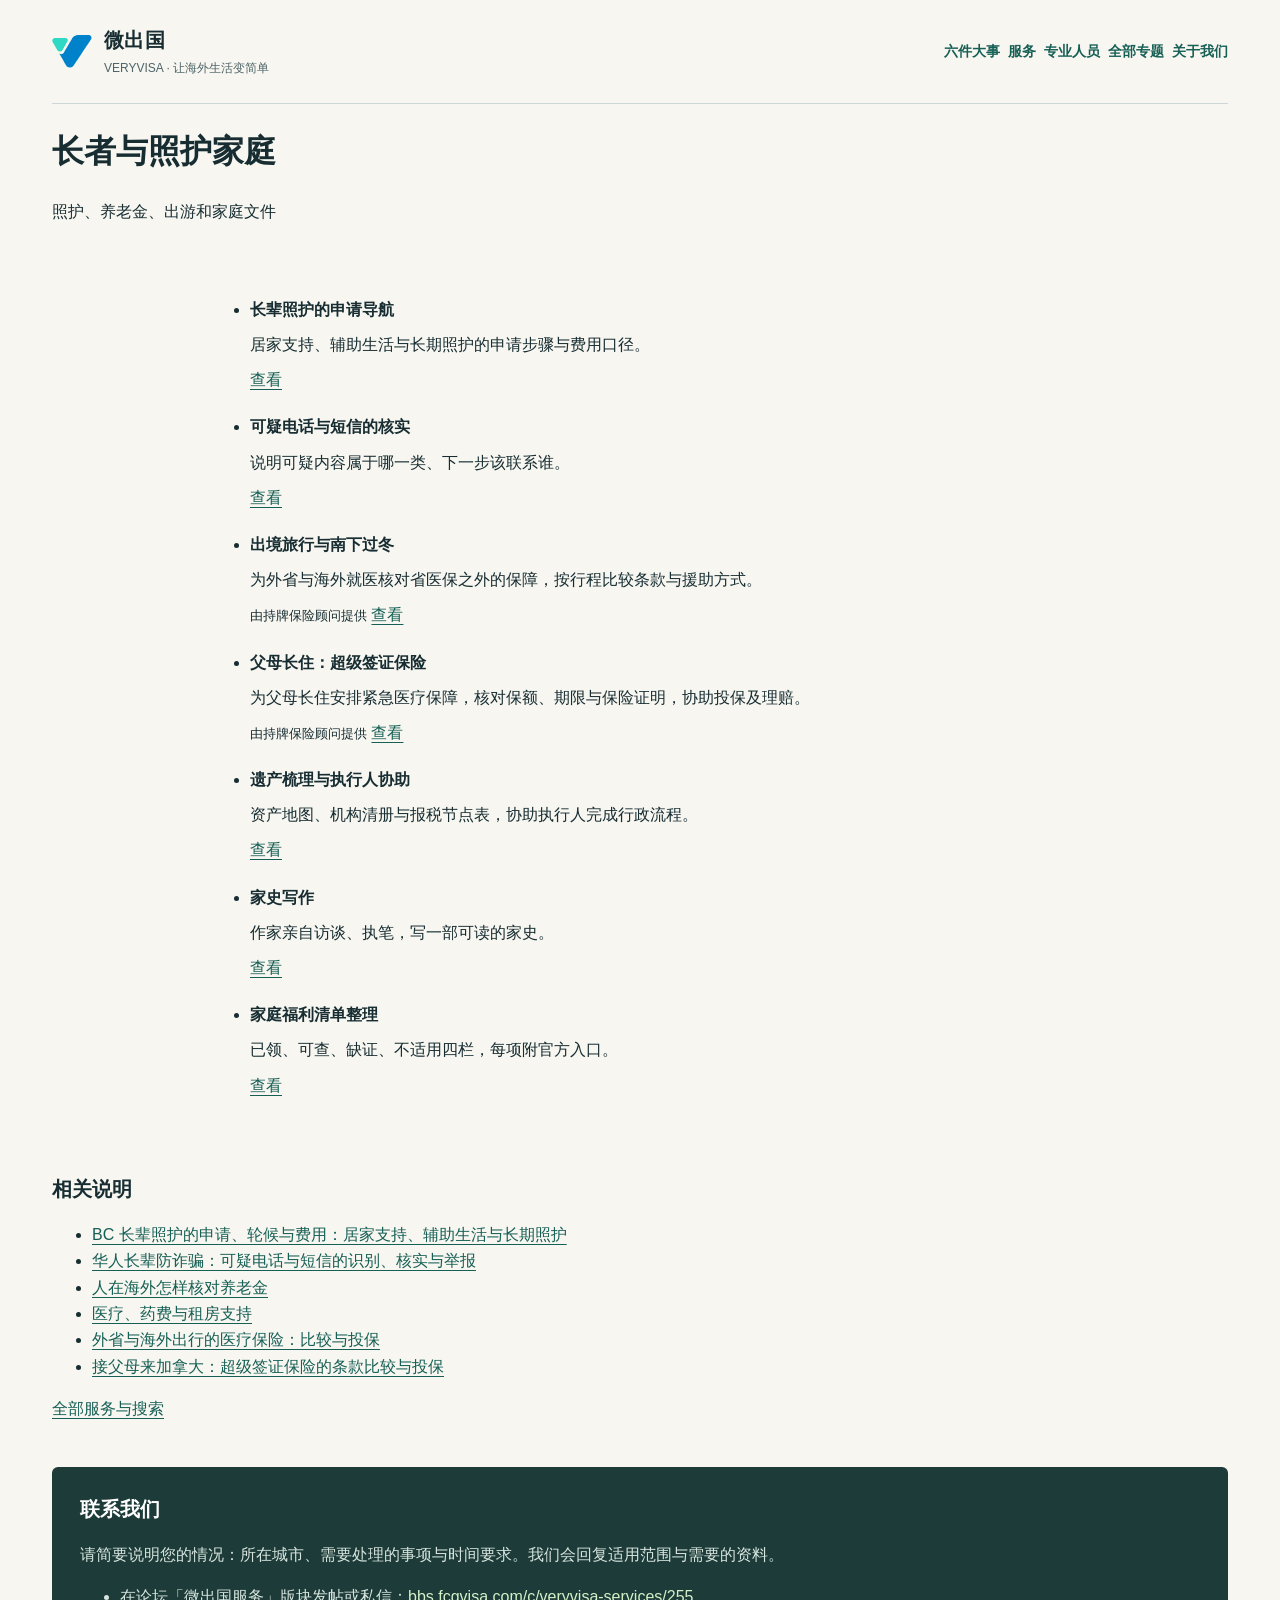
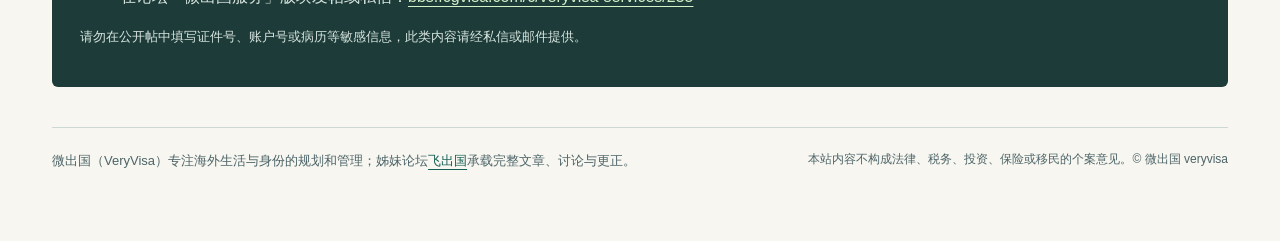
<file: services/for/seniors/index.html>
<!doctype html><html lang="zh-CN"><head><meta charset="utf-8"><meta name="viewport" content="width=device-width,initial-scale=1">
<title>长者与照护家庭的服务 · 微出国 VeryVisa</title><meta name="description" content="照护、养老金、出游和家庭文件的服务与资料入口。"><style>
:root{--fg:#14243A;--mut:#5B6570;--bd:#E3E8EE;--acc:#0082CA;--acc2:#30D9C4;--bg:#F7F9FB;--paper:#fff}
*{box-sizing:border-box}body{margin:0;background:var(--bg);color:var(--fg);font:16px/1.65 -apple-system,BlinkMacSystemFont,"PingFang SC","Noto Sans CJK SC",sans-serif}
main{max-width:1080px;margin:0 auto;padding:0 20px 64px}
header{display:flex;align-items:center;gap:14px;padding:22px 0 10px}header .mark{width:40px;height:auto}header b{font-size:20px;letter-spacing:.02em}header small{display:block;color:var(--mut);font-size:12px;margin-top:2px}
h2{font-size:20px;margin:36px 0 4px;display:flex;align-items:baseline;gap:12px}h2 small{font-weight:400;color:var(--mut);font-size:14px}
.grid{display:grid;grid-template-columns:repeat(auto-fill,minmax(280px,1fr));gap:18px;margin-top:14px}
a.card{display:block;border:1px solid var(--bd);border-radius:16px;overflow:hidden;text-decoration:none;color:inherit;background:var(--paper);transition:transform .15s,box-shadow .15s}
a.card:hover{transform:translateY(-2px);box-shadow:0 12px 28px rgba(20,36,58,.10);border-color:var(--acc)}a.card.off{opacity:.55;pointer-events:none}
.card .pic{position:relative;aspect-ratio:16/9;overflow:hidden;background:linear-gradient(135deg,#14243A,#0082CA)}.card .pic img{display:block;width:100%;height:100%;object-fit:cover;transition:transform .3s}a.card:hover .pic img{transform:scale(1.04)}
.card .pic .abbr{position:absolute;inset:0;display:flex;align-items:center;justify-content:center;color:#fff;font:800 clamp(28px,4vw,44px)/1 Georgia,"Songti SC",serif;letter-spacing:.06em;text-shadow:0 2px 12px rgba(0,0,0,.3)}
.card .pic.exam{background:linear-gradient(135deg,#0B3A5C,#30D9C4)}
.card .body{padding:14px 18px 16px}.card h3{font-size:17px;margin:0 0 6px;line-height:1.4}.card p{margin:0;color:var(--mut);font-size:14px}
.tag{position:absolute;top:10px;left:10px;font-size:12px;color:var(--fg);background:#fff;border-radius:8px;padding:3px 9px;font-weight:600}
.hero{position:relative;isolation:isolate;color:#fff;margin:0 -20px;padding:56px 20px 44px;min-height:300px;display:flex;align-items:flex-end;background:#14243A;overflow:hidden}.hero img{position:absolute;inset:0;width:100%;height:100%;object-fit:cover;z-index:-2}.hero::before{content:"";position:absolute;inset:0;z-index:-1;background:linear-gradient(90deg,rgba(20,36,58,.9) 0%,rgba(20,36,58,.7) 45%,rgba(20,36,58,.25) 100%)}.hero h1{font-size:34px;line-height:1.25;margin:0 0 12px;max-width:720px}.hero p{color:rgba(255,255,255,.85);margin:0;max-width:640px}
.forum{margin-top:36px;border:1px solid var(--bd);border-left:4px solid var(--acc2);border-radius:14px;background:var(--paper);padding:18px 20px}.forum a{color:var(--acc);font-weight:600}
.how{margin-top:28px;color:var(--mut);font-size:14px}.how ul{margin:6px 0 0;padding-left:20px}
footer{margin-top:40px;color:var(--mut);font-size:13px;border-top:1px solid var(--bd);padding-top:16px}
@media(max-width:600px){.hero{padding:40px 20px 28px;min-height:240px}.hero h1{font-size:26px}}
</style><link rel="stylesheet" href="/portal.css"><link rel="canonical" href="https://veryvisa.github.io/services/for/seniors/"></head>
<body><a class="skip" href="#main">跳到正文</a><main>
<header><div class="identity"><svg class="mark" aria-hidden="true" viewBox="102.305 90.391 73.617 59.957">
<path fill="#30D9C4" d="M 107.894531 95.808594 L 127.277344 95.808594 C 127.277344 95.808594 129.507812 95.628906 130.835938 97.679688 C 131.585938 98.910156 131.65625 100.316406 131.082031 101.546875 L 121.609375 117.953125 C 121.609375 117.953125 120.335938 120.65625 117.011719 120.824219 C 113.714844 120.910156 112.242188 118.40625 112.242188 118.40625 L 103.722656 103.652344 C 103.722656 103.652344 102.304688 101.792969 103.09375 99.332031 C 103.878906 96.878906 106.148438 95.773438 107.894531 95.808594 "/>
<path fill="#0082CA" d="M 115.964844 124.792969 C 115.847656 124.59375 116.09375 124.378906 116.277344 124.519531 C 117.195312 125.21875 118.664062 125.902344 120.683594 125.515625 C 122.164062 125.210938 123.550781 124.296875 124.402344 122.757812 C 125.242188 121.300781 138.8125 97.8125 138.8125 97.8125 C 138.8125 97.8125 141.9375 90.917969 150.207031 90.550781 L 169.96875 90.550781 C 169.96875 90.550781 173 90.390625 174.503906 93.40625 C 175.921875 96.433594 173.941406 98.695312 173.667969 99.109375 C 173.394531 99.523438 142.203125 146.726562 142.203125 146.726562 C 142.203125 146.726562 140.003906 150.347656 135.40625 150.347656 C 130.808594 150.347656 128.707031 146.878906 128.417969 146.398438 C 128.175781 145.992188 118.835938 129.78125 115.964844 124.792969 "/></svg><div><b><a href="/" style="color:inherit;text-decoration:none">微出国</a></b><small>VERYVISA · 让海外生活变简单</small></div></div><nav aria-label="主导航"><a href="/#start">六件大事</a><a href="/services/">服务</a><a href="/#professional">专业人员</a><a href="/#directory">全部专题</a><a href="/#about">关于我们</a></nav></header>
<div id="main"><style>header{flex-wrap:wrap}header nav{display:flex;flex-wrap:wrap;gap:8px}.svc{padding-left:20px}.svc li{margin:16px 0;overflow-wrap:anywhere}.svc p{margin:4px 0}form[role=search]{display:flex;flex-wrap:wrap;gap:8px;margin:20px 0}form[role=search] input{min-width:0;max-width:100%;padding:10px}form[role=search] label{width:100%}#service-results p{margin-top:4px}</style><h1>长者与照护家庭</h1><p>照护、养老金、出游和家庭文件</p><ul class="svc"><li data-service="family.seniors"><b>长辈照护的申请导航</b><p>居家支持、辅助生活与长期照护的申请步骤与费用口径。</p><a href="https://veryvisa.github.io/bc-seniors-care-navigation/">查看</a></li><li data-service="family.scam-check"><b>可疑电话与短信的核实</b><p>说明可疑内容属于哪一类、下一步该联系谁。</p><a href="https://veryvisa.github.io/canada-scam-check-chinese-seniors/">查看</a></li><li data-service="travel.outbound"><b>出境旅行与南下过冬</b><p>为外省与海外就医核对省医保之外的保障，按行程比较条款与援助方式。</p><small>由持牌保险顾问提供</small> <a href="https://veryvisa.github.io/canada-travel-insurance-super-visa/outbound/">查看</a></li><li data-service="travel.super-visa"><b>父母长住：超级签证保险</b><p>为父母长住安排紧急医疗保障，核对保额、期限与保险证明，协助投保及理赔。</p><small>由持牌保险顾问提供</small> <a href="https://veryvisa.github.io/canada-travel-insurance-super-visa/super-visa/">查看</a></li><li data-service="family.estate"><b>遗产梳理与执行人协助</b><p>资产地图、机构清册与报税节点表，协助执行人完成行政流程。</p><a href="https://veryvisa.github.io/bc-estate-planning-executor-support/">查看</a></li><li data-service="family.family-history"><b>家史写作</b><p>作家亲自访谈、执笔，写一部可读的家史。</p><a href="https://veryvisa.github.io/chinese-family-history-writing/">查看</a></li><li data-service="benefits-tax.checklist"><b>家庭福利清单整理</b><p>已领、可查、缺证、不适用四栏，每项附官方入口。</p><a href="https://veryvisa.github.io/canada-benefits-eligibility-checker/">查看</a></li></ul><h2>相关说明</h2><ul><li><a href="https://veryvisa.github.io/bc-seniors-care-navigation/">BC 长辈照护的申请、轮候与费用：居家支持、辅助生活与长期照护</a></li><li><a href="https://veryvisa.github.io/canada-scam-check-chinese-seniors/">华人长辈防诈骗：可疑电话与短信的识别、核实与举报</a></li><li><a href="https://veryvisa.github.io/canada-living-abroad/pensions/">人在海外怎样核对养老金</a></li><li><a href="https://veryvisa.github.io/canada-benefits-eligibility-checker/families/health-housing/">医疗、药费与租房支持</a></li><li><a href="https://veryvisa.github.io/canada-travel-insurance-super-visa/outbound/">外省与海外出行的医疗保险：比较与投保</a></li><li><a href="https://veryvisa.github.io/canada-travel-insurance-super-visa/super-visa/">接父母来加拿大：超级签证保险的条款比较与投保</a></li></ul><p><a href="/services/">全部服务与搜索</a></p><section class="svc-contact" id="contact"><h2>联系我们</h2><p>请简要说明您的情况：所在城市、需要处理的事项与时间要求。我们会回复适用范围与需要的资料。</p><ul><li>在论坛「微出国服务」版块发帖或私信：<a href="https://bbs.fcgvisa.com/c/veryvisa-services/255">bbs.fcgvisa.com/c/veryvisa-services/255</a></li></ul><p class="fine">请勿在公开帖中填写证件号、账户号或病历等敏感信息，此类内容请经私信或邮件提供。</p></section></div>
<footer><p>微出国（VeryVisa）专注海外生活与身份的规划和管理；姊妹论坛<a href="https://bbs.fcgvisa.com">飞出国</a>承载完整文章、讨论与更正。</p><p class="fine">本站内容不构成法律、税务、投资、保险或移民的个案意见。© 微出国 veryvisa</p></footer>
</main></body></html>
</file>
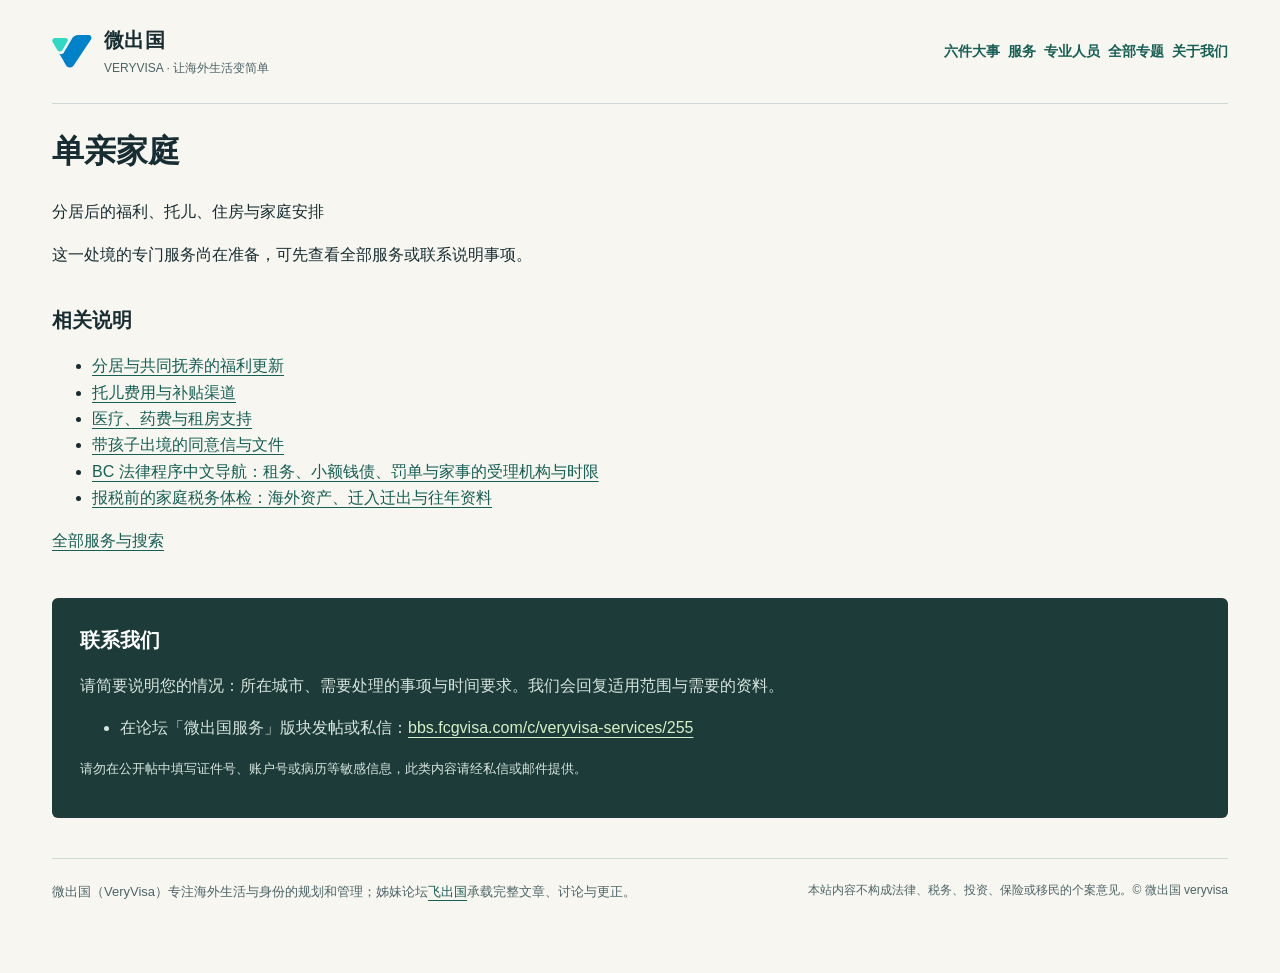
<file: services/for/single-parent/index.html>
<!doctype html><html lang="zh-CN"><head><meta charset="utf-8"><meta name="viewport" content="width=device-width,initial-scale=1">
<title>单亲家庭的服务 · 微出国 VeryVisa</title><meta name="description" content="分居后的福利、托儿、住房与家庭安排的服务与资料入口。"><style>
:root{--fg:#14243A;--mut:#5B6570;--bd:#E3E8EE;--acc:#0082CA;--acc2:#30D9C4;--bg:#F7F9FB;--paper:#fff}
*{box-sizing:border-box}body{margin:0;background:var(--bg);color:var(--fg);font:16px/1.65 -apple-system,BlinkMacSystemFont,"PingFang SC","Noto Sans CJK SC",sans-serif}
main{max-width:1080px;margin:0 auto;padding:0 20px 64px}
header{display:flex;align-items:center;gap:14px;padding:22px 0 10px}header .mark{width:40px;height:auto}header b{font-size:20px;letter-spacing:.02em}header small{display:block;color:var(--mut);font-size:12px;margin-top:2px}
h2{font-size:20px;margin:36px 0 4px;display:flex;align-items:baseline;gap:12px}h2 small{font-weight:400;color:var(--mut);font-size:14px}
.grid{display:grid;grid-template-columns:repeat(auto-fill,minmax(280px,1fr));gap:18px;margin-top:14px}
a.card{display:block;border:1px solid var(--bd);border-radius:16px;overflow:hidden;text-decoration:none;color:inherit;background:var(--paper);transition:transform .15s,box-shadow .15s}
a.card:hover{transform:translateY(-2px);box-shadow:0 12px 28px rgba(20,36,58,.10);border-color:var(--acc)}a.card.off{opacity:.55;pointer-events:none}
.card .pic{position:relative;aspect-ratio:16/9;overflow:hidden;background:linear-gradient(135deg,#14243A,#0082CA)}.card .pic img{display:block;width:100%;height:100%;object-fit:cover;transition:transform .3s}a.card:hover .pic img{transform:scale(1.04)}
.card .pic .abbr{position:absolute;inset:0;display:flex;align-items:center;justify-content:center;color:#fff;font:800 clamp(28px,4vw,44px)/1 Georgia,"Songti SC",serif;letter-spacing:.06em;text-shadow:0 2px 12px rgba(0,0,0,.3)}
.card .pic.exam{background:linear-gradient(135deg,#0B3A5C,#30D9C4)}
.card .body{padding:14px 18px 16px}.card h3{font-size:17px;margin:0 0 6px;line-height:1.4}.card p{margin:0;color:var(--mut);font-size:14px}
.tag{position:absolute;top:10px;left:10px;font-size:12px;color:var(--fg);background:#fff;border-radius:8px;padding:3px 9px;font-weight:600}
.hero{position:relative;isolation:isolate;color:#fff;margin:0 -20px;padding:56px 20px 44px;min-height:300px;display:flex;align-items:flex-end;background:#14243A;overflow:hidden}.hero img{position:absolute;inset:0;width:100%;height:100%;object-fit:cover;z-index:-2}.hero::before{content:"";position:absolute;inset:0;z-index:-1;background:linear-gradient(90deg,rgba(20,36,58,.9) 0%,rgba(20,36,58,.7) 45%,rgba(20,36,58,.25) 100%)}.hero h1{font-size:34px;line-height:1.25;margin:0 0 12px;max-width:720px}.hero p{color:rgba(255,255,255,.85);margin:0;max-width:640px}
.forum{margin-top:36px;border:1px solid var(--bd);border-left:4px solid var(--acc2);border-radius:14px;background:var(--paper);padding:18px 20px}.forum a{color:var(--acc);font-weight:600}
.how{margin-top:28px;color:var(--mut);font-size:14px}.how ul{margin:6px 0 0;padding-left:20px}
footer{margin-top:40px;color:var(--mut);font-size:13px;border-top:1px solid var(--bd);padding-top:16px}
@media(max-width:600px){.hero{padding:40px 20px 28px;min-height:240px}.hero h1{font-size:26px}}
</style><link rel="stylesheet" href="/portal.css"><link rel="canonical" href="https://veryvisa.github.io/services/for/single-parent/"></head>
<body><a class="skip" href="#main">跳到正文</a><main>
<header><div class="identity"><svg class="mark" aria-hidden="true" viewBox="102.305 90.391 73.617 59.957">
<path fill="#30D9C4" d="M 107.894531 95.808594 L 127.277344 95.808594 C 127.277344 95.808594 129.507812 95.628906 130.835938 97.679688 C 131.585938 98.910156 131.65625 100.316406 131.082031 101.546875 L 121.609375 117.953125 C 121.609375 117.953125 120.335938 120.65625 117.011719 120.824219 C 113.714844 120.910156 112.242188 118.40625 112.242188 118.40625 L 103.722656 103.652344 C 103.722656 103.652344 102.304688 101.792969 103.09375 99.332031 C 103.878906 96.878906 106.148438 95.773438 107.894531 95.808594 "/>
<path fill="#0082CA" d="M 115.964844 124.792969 C 115.847656 124.59375 116.09375 124.378906 116.277344 124.519531 C 117.195312 125.21875 118.664062 125.902344 120.683594 125.515625 C 122.164062 125.210938 123.550781 124.296875 124.402344 122.757812 C 125.242188 121.300781 138.8125 97.8125 138.8125 97.8125 C 138.8125 97.8125 141.9375 90.917969 150.207031 90.550781 L 169.96875 90.550781 C 169.96875 90.550781 173 90.390625 174.503906 93.40625 C 175.921875 96.433594 173.941406 98.695312 173.667969 99.109375 C 173.394531 99.523438 142.203125 146.726562 142.203125 146.726562 C 142.203125 146.726562 140.003906 150.347656 135.40625 150.347656 C 130.808594 150.347656 128.707031 146.878906 128.417969 146.398438 C 128.175781 145.992188 118.835938 129.78125 115.964844 124.792969 "/></svg><div><b><a href="/" style="color:inherit;text-decoration:none">微出国</a></b><small>VERYVISA · 让海外生活变简单</small></div></div><nav aria-label="主导航"><a href="/#start">六件大事</a><a href="/services/">服务</a><a href="/#professional">专业人员</a><a href="/#directory">全部专题</a><a href="/#about">关于我们</a></nav></header>
<div id="main"><style>header{flex-wrap:wrap}header nav{display:flex;flex-wrap:wrap;gap:8px}.svc{padding-left:20px}.svc li{margin:16px 0;overflow-wrap:anywhere}.svc p{margin:4px 0}form[role=search]{display:flex;flex-wrap:wrap;gap:8px;margin:20px 0}form[role=search] input{min-width:0;max-width:100%;padding:10px}form[role=search] label{width:100%}#service-results p{margin-top:4px}</style><h1>单亲家庭</h1><p>分居后的福利、托儿、住房与家庭安排</p><p>这一处境的专门服务尚在准备，可先查看全部服务或联系说明事项。</p><h2>相关说明</h2><ul><li><a href="https://veryvisa.github.io/canada-benefits-eligibility-checker/groups/single-parent/">分居与共同抚养的福利更新</a></li><li><a href="https://veryvisa.github.io/canada-benefits-eligibility-checker/families/child-care/">托儿费用与补贴渠道</a></li><li><a href="https://veryvisa.github.io/canada-benefits-eligibility-checker/families/health-housing/">医疗、药费与租房支持</a></li><li><a href="https://veryvisa.github.io/canada-legal-support-navigation/travel-consent/">带孩子出境的同意信与文件</a></li><li><a href="https://veryvisa.github.io/canada-legal-support-navigation/">BC 法律程序中文导航：租务、小额钱债、罚单与家事的受理机构与时限</a></li><li><a href="https://veryvisa.github.io/canada-tax-return-filing/">报税前的家庭税务体检：海外资产、迁入迁出与往年资料</a></li></ul><p><a href="/services/">全部服务与搜索</a></p><section class="svc-contact" id="contact"><h2>联系我们</h2><p>请简要说明您的情况：所在城市、需要处理的事项与时间要求。我们会回复适用范围与需要的资料。</p><ul><li>在论坛「微出国服务」版块发帖或私信：<a href="https://bbs.fcgvisa.com/c/veryvisa-services/255">bbs.fcgvisa.com/c/veryvisa-services/255</a></li></ul><p class="fine">请勿在公开帖中填写证件号、账户号或病历等敏感信息，此类内容请经私信或邮件提供。</p></section></div>
<footer><p>微出国（VeryVisa）专注海外生活与身份的规划和管理；姊妹论坛<a href="https://bbs.fcgvisa.com">飞出国</a>承载完整文章、讨论与更正。</p><p class="fine">本站内容不构成法律、税务、投资、保险或移民的个案意见。© 微出国 veryvisa</p></footer>
</main></body></html>
</file>
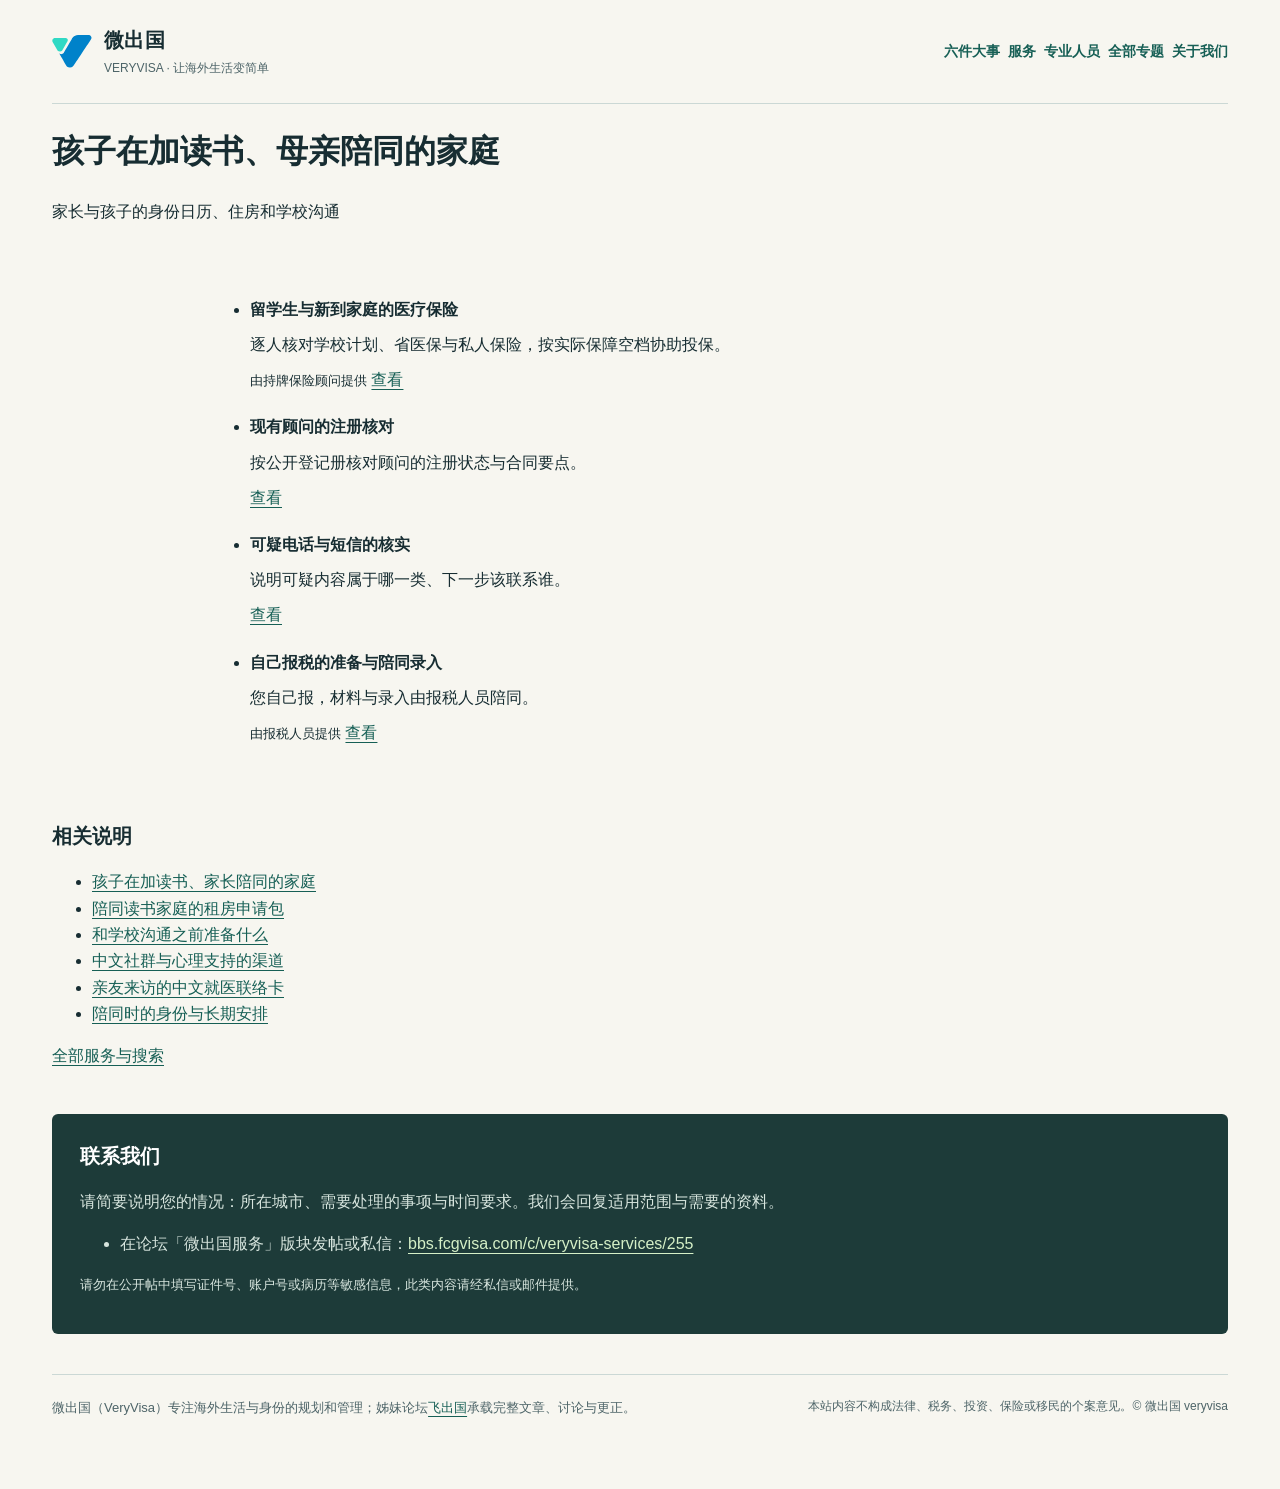
<file: services/for/study-companion/index.html>
<!doctype html><html lang="zh-CN"><head><meta charset="utf-8"><meta name="viewport" content="width=device-width,initial-scale=1">
<title>孩子在加读书、母亲陪同的家庭的服务 · 微出国 VeryVisa</title><meta name="description" content="家长与孩子的身份日历、住房和学校沟通的服务与资料入口。"><style>
:root{--fg:#14243A;--mut:#5B6570;--bd:#E3E8EE;--acc:#0082CA;--acc2:#30D9C4;--bg:#F7F9FB;--paper:#fff}
*{box-sizing:border-box}body{margin:0;background:var(--bg);color:var(--fg);font:16px/1.65 -apple-system,BlinkMacSystemFont,"PingFang SC","Noto Sans CJK SC",sans-serif}
main{max-width:1080px;margin:0 auto;padding:0 20px 64px}
header{display:flex;align-items:center;gap:14px;padding:22px 0 10px}header .mark{width:40px;height:auto}header b{font-size:20px;letter-spacing:.02em}header small{display:block;color:var(--mut);font-size:12px;margin-top:2px}
h2{font-size:20px;margin:36px 0 4px;display:flex;align-items:baseline;gap:12px}h2 small{font-weight:400;color:var(--mut);font-size:14px}
.grid{display:grid;grid-template-columns:repeat(auto-fill,minmax(280px,1fr));gap:18px;margin-top:14px}
a.card{display:block;border:1px solid var(--bd);border-radius:16px;overflow:hidden;text-decoration:none;color:inherit;background:var(--paper);transition:transform .15s,box-shadow .15s}
a.card:hover{transform:translateY(-2px);box-shadow:0 12px 28px rgba(20,36,58,.10);border-color:var(--acc)}a.card.off{opacity:.55;pointer-events:none}
.card .pic{position:relative;aspect-ratio:16/9;overflow:hidden;background:linear-gradient(135deg,#14243A,#0082CA)}.card .pic img{display:block;width:100%;height:100%;object-fit:cover;transition:transform .3s}a.card:hover .pic img{transform:scale(1.04)}
.card .pic .abbr{position:absolute;inset:0;display:flex;align-items:center;justify-content:center;color:#fff;font:800 clamp(28px,4vw,44px)/1 Georgia,"Songti SC",serif;letter-spacing:.06em;text-shadow:0 2px 12px rgba(0,0,0,.3)}
.card .pic.exam{background:linear-gradient(135deg,#0B3A5C,#30D9C4)}
.card .body{padding:14px 18px 16px}.card h3{font-size:17px;margin:0 0 6px;line-height:1.4}.card p{margin:0;color:var(--mut);font-size:14px}
.tag{position:absolute;top:10px;left:10px;font-size:12px;color:var(--fg);background:#fff;border-radius:8px;padding:3px 9px;font-weight:600}
.hero{position:relative;isolation:isolate;color:#fff;margin:0 -20px;padding:56px 20px 44px;min-height:300px;display:flex;align-items:flex-end;background:#14243A;overflow:hidden}.hero img{position:absolute;inset:0;width:100%;height:100%;object-fit:cover;z-index:-2}.hero::before{content:"";position:absolute;inset:0;z-index:-1;background:linear-gradient(90deg,rgba(20,36,58,.9) 0%,rgba(20,36,58,.7) 45%,rgba(20,36,58,.25) 100%)}.hero h1{font-size:34px;line-height:1.25;margin:0 0 12px;max-width:720px}.hero p{color:rgba(255,255,255,.85);margin:0;max-width:640px}
.forum{margin-top:36px;border:1px solid var(--bd);border-left:4px solid var(--acc2);border-radius:14px;background:var(--paper);padding:18px 20px}.forum a{color:var(--acc);font-weight:600}
.how{margin-top:28px;color:var(--mut);font-size:14px}.how ul{margin:6px 0 0;padding-left:20px}
footer{margin-top:40px;color:var(--mut);font-size:13px;border-top:1px solid var(--bd);padding-top:16px}
@media(max-width:600px){.hero{padding:40px 20px 28px;min-height:240px}.hero h1{font-size:26px}}
</style><link rel="stylesheet" href="/portal.css"><link rel="canonical" href="https://veryvisa.github.io/services/for/study-companion/"></head>
<body><a class="skip" href="#main">跳到正文</a><main>
<header><div class="identity"><svg class="mark" aria-hidden="true" viewBox="102.305 90.391 73.617 59.957">
<path fill="#30D9C4" d="M 107.894531 95.808594 L 127.277344 95.808594 C 127.277344 95.808594 129.507812 95.628906 130.835938 97.679688 C 131.585938 98.910156 131.65625 100.316406 131.082031 101.546875 L 121.609375 117.953125 C 121.609375 117.953125 120.335938 120.65625 117.011719 120.824219 C 113.714844 120.910156 112.242188 118.40625 112.242188 118.40625 L 103.722656 103.652344 C 103.722656 103.652344 102.304688 101.792969 103.09375 99.332031 C 103.878906 96.878906 106.148438 95.773438 107.894531 95.808594 "/>
<path fill="#0082CA" d="M 115.964844 124.792969 C 115.847656 124.59375 116.09375 124.378906 116.277344 124.519531 C 117.195312 125.21875 118.664062 125.902344 120.683594 125.515625 C 122.164062 125.210938 123.550781 124.296875 124.402344 122.757812 C 125.242188 121.300781 138.8125 97.8125 138.8125 97.8125 C 138.8125 97.8125 141.9375 90.917969 150.207031 90.550781 L 169.96875 90.550781 C 169.96875 90.550781 173 90.390625 174.503906 93.40625 C 175.921875 96.433594 173.941406 98.695312 173.667969 99.109375 C 173.394531 99.523438 142.203125 146.726562 142.203125 146.726562 C 142.203125 146.726562 140.003906 150.347656 135.40625 150.347656 C 130.808594 150.347656 128.707031 146.878906 128.417969 146.398438 C 128.175781 145.992188 118.835938 129.78125 115.964844 124.792969 "/></svg><div><b><a href="/" style="color:inherit;text-decoration:none">微出国</a></b><small>VERYVISA · 让海外生活变简单</small></div></div><nav aria-label="主导航"><a href="/#start">六件大事</a><a href="/services/">服务</a><a href="/#professional">专业人员</a><a href="/#directory">全部专题</a><a href="/#about">关于我们</a></nav></header>
<div id="main"><style>header{flex-wrap:wrap}header nav{display:flex;flex-wrap:wrap;gap:8px}.svc{padding-left:20px}.svc li{margin:16px 0;overflow-wrap:anywhere}.svc p{margin:4px 0}form[role=search]{display:flex;flex-wrap:wrap;gap:8px;margin:20px 0}form[role=search] input{min-width:0;max-width:100%;padding:10px}form[role=search] label{width:100%}#service-results p{margin-top:4px}</style><h1>孩子在加读书、母亲陪同的家庭</h1><p>家长与孩子的身份日历、住房和学校沟通</p><ul class="svc"><li data-service="travel.msp-wait"><b>留学生与新到家庭的医疗保险</b><p>逐人核对学校计划、省医保与私人保险，按实际保障空档协助投保。</p><small>由持牌保险顾问提供</small> <a href="https://veryvisa.github.io/canada-travel-insurance-super-visa/students/">查看</a></li><li data-service="status.verify"><b>现有顾问的注册核对</b><p>按公开登记册核对顾问的注册状态与合同要点。</p><a href="https://veryvisa.github.io/canada-visa-status-planning/#verify">查看</a></li><li data-service="family.scam-check"><b>可疑电话与短信的核实</b><p>说明可疑内容属于哪一类、下一步该联系谁。</p><a href="https://veryvisa.github.io/canada-scam-check-chinese-seniors/">查看</a></li><li data-service="benefits-tax.diy"><b>自己报税的准备与陪同录入</b><p>您自己报，材料与录入由报税人员陪同。</p><small>由报税人员提供</small> <a href="https://veryvisa.github.io/canada-tax-return-filing/diy/">查看</a></li></ul><h2>相关说明</h2><ul><li><a href="https://veryvisa.github.io/canada-study-companion-family/">孩子在加读书、家长陪同的家庭</a></li><li><a href="https://veryvisa.github.io/canada-study-companion-family/housing/">陪同读书家庭的租房申请包</a></li><li><a href="https://veryvisa.github.io/canada-study-companion-family/school/">和学校沟通之前准备什么</a></li><li><a href="https://veryvisa.github.io/canada-study-companion-family/community/">中文社群与心理支持的渠道</a></li><li><a href="https://veryvisa.github.io/canada-travel-insurance-super-visa/care-card/">亲友来访的中文就医联络卡</a></li><li><a href="https://veryvisa.github.io/canada-study-companion-family/pathways/">陪同时的身份与长期安排</a></li></ul><p><a href="/services/">全部服务与搜索</a></p><section class="svc-contact" id="contact"><h2>联系我们</h2><p>请简要说明您的情况：所在城市、需要处理的事项与时间要求。我们会回复适用范围与需要的资料。</p><ul><li>在论坛「微出国服务」版块发帖或私信：<a href="https://bbs.fcgvisa.com/c/veryvisa-services/255">bbs.fcgvisa.com/c/veryvisa-services/255</a></li></ul><p class="fine">请勿在公开帖中填写证件号、账户号或病历等敏感信息，此类内容请经私信或邮件提供。</p></section></div>
<footer><p>微出国（VeryVisa）专注海外生活与身份的规划和管理；姊妹论坛<a href="https://bbs.fcgvisa.com">飞出国</a>承载完整文章、讨论与更正。</p><p class="fine">本站内容不构成法律、税务、投资、保险或移民的个案意见。© 微出国 veryvisa</p></footer>
</main></body></html>
</file>
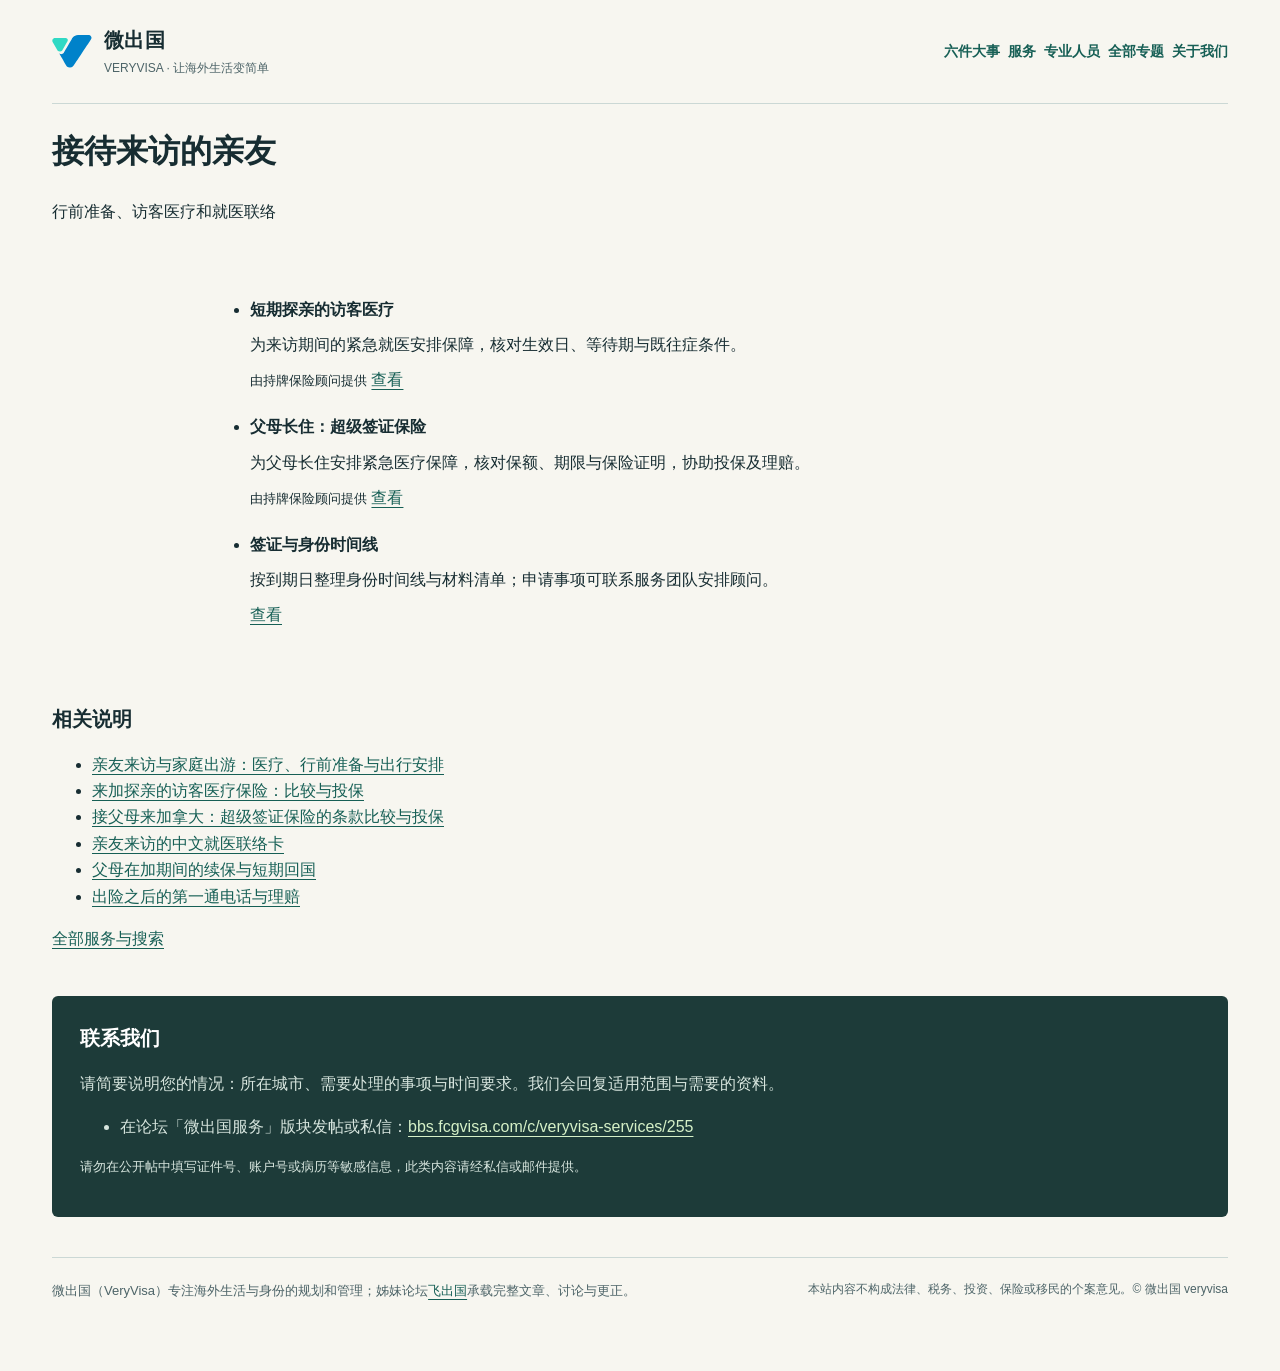
<file: services/for/visitors/index.html>
<!doctype html><html lang="zh-CN"><head><meta charset="utf-8"><meta name="viewport" content="width=device-width,initial-scale=1">
<title>接待来访的亲友的服务 · 微出国 VeryVisa</title><meta name="description" content="行前准备、访客医疗和就医联络的服务与资料入口。"><style>
:root{--fg:#14243A;--mut:#5B6570;--bd:#E3E8EE;--acc:#0082CA;--acc2:#30D9C4;--bg:#F7F9FB;--paper:#fff}
*{box-sizing:border-box}body{margin:0;background:var(--bg);color:var(--fg);font:16px/1.65 -apple-system,BlinkMacSystemFont,"PingFang SC","Noto Sans CJK SC",sans-serif}
main{max-width:1080px;margin:0 auto;padding:0 20px 64px}
header{display:flex;align-items:center;gap:14px;padding:22px 0 10px}header .mark{width:40px;height:auto}header b{font-size:20px;letter-spacing:.02em}header small{display:block;color:var(--mut);font-size:12px;margin-top:2px}
h2{font-size:20px;margin:36px 0 4px;display:flex;align-items:baseline;gap:12px}h2 small{font-weight:400;color:var(--mut);font-size:14px}
.grid{display:grid;grid-template-columns:repeat(auto-fill,minmax(280px,1fr));gap:18px;margin-top:14px}
a.card{display:block;border:1px solid var(--bd);border-radius:16px;overflow:hidden;text-decoration:none;color:inherit;background:var(--paper);transition:transform .15s,box-shadow .15s}
a.card:hover{transform:translateY(-2px);box-shadow:0 12px 28px rgba(20,36,58,.10);border-color:var(--acc)}a.card.off{opacity:.55;pointer-events:none}
.card .pic{position:relative;aspect-ratio:16/9;overflow:hidden;background:linear-gradient(135deg,#14243A,#0082CA)}.card .pic img{display:block;width:100%;height:100%;object-fit:cover;transition:transform .3s}a.card:hover .pic img{transform:scale(1.04)}
.card .pic .abbr{position:absolute;inset:0;display:flex;align-items:center;justify-content:center;color:#fff;font:800 clamp(28px,4vw,44px)/1 Georgia,"Songti SC",serif;letter-spacing:.06em;text-shadow:0 2px 12px rgba(0,0,0,.3)}
.card .pic.exam{background:linear-gradient(135deg,#0B3A5C,#30D9C4)}
.card .body{padding:14px 18px 16px}.card h3{font-size:17px;margin:0 0 6px;line-height:1.4}.card p{margin:0;color:var(--mut);font-size:14px}
.tag{position:absolute;top:10px;left:10px;font-size:12px;color:var(--fg);background:#fff;border-radius:8px;padding:3px 9px;font-weight:600}
.hero{position:relative;isolation:isolate;color:#fff;margin:0 -20px;padding:56px 20px 44px;min-height:300px;display:flex;align-items:flex-end;background:#14243A;overflow:hidden}.hero img{position:absolute;inset:0;width:100%;height:100%;object-fit:cover;z-index:-2}.hero::before{content:"";position:absolute;inset:0;z-index:-1;background:linear-gradient(90deg,rgba(20,36,58,.9) 0%,rgba(20,36,58,.7) 45%,rgba(20,36,58,.25) 100%)}.hero h1{font-size:34px;line-height:1.25;margin:0 0 12px;max-width:720px}.hero p{color:rgba(255,255,255,.85);margin:0;max-width:640px}
.forum{margin-top:36px;border:1px solid var(--bd);border-left:4px solid var(--acc2);border-radius:14px;background:var(--paper);padding:18px 20px}.forum a{color:var(--acc);font-weight:600}
.how{margin-top:28px;color:var(--mut);font-size:14px}.how ul{margin:6px 0 0;padding-left:20px}
footer{margin-top:40px;color:var(--mut);font-size:13px;border-top:1px solid var(--bd);padding-top:16px}
@media(max-width:600px){.hero{padding:40px 20px 28px;min-height:240px}.hero h1{font-size:26px}}
</style><link rel="stylesheet" href="/portal.css"><link rel="canonical" href="https://veryvisa.github.io/services/for/visitors/"></head>
<body><a class="skip" href="#main">跳到正文</a><main>
<header><div class="identity"><svg class="mark" aria-hidden="true" viewBox="102.305 90.391 73.617 59.957">
<path fill="#30D9C4" d="M 107.894531 95.808594 L 127.277344 95.808594 C 127.277344 95.808594 129.507812 95.628906 130.835938 97.679688 C 131.585938 98.910156 131.65625 100.316406 131.082031 101.546875 L 121.609375 117.953125 C 121.609375 117.953125 120.335938 120.65625 117.011719 120.824219 C 113.714844 120.910156 112.242188 118.40625 112.242188 118.40625 L 103.722656 103.652344 C 103.722656 103.652344 102.304688 101.792969 103.09375 99.332031 C 103.878906 96.878906 106.148438 95.773438 107.894531 95.808594 "/>
<path fill="#0082CA" d="M 115.964844 124.792969 C 115.847656 124.59375 116.09375 124.378906 116.277344 124.519531 C 117.195312 125.21875 118.664062 125.902344 120.683594 125.515625 C 122.164062 125.210938 123.550781 124.296875 124.402344 122.757812 C 125.242188 121.300781 138.8125 97.8125 138.8125 97.8125 C 138.8125 97.8125 141.9375 90.917969 150.207031 90.550781 L 169.96875 90.550781 C 169.96875 90.550781 173 90.390625 174.503906 93.40625 C 175.921875 96.433594 173.941406 98.695312 173.667969 99.109375 C 173.394531 99.523438 142.203125 146.726562 142.203125 146.726562 C 142.203125 146.726562 140.003906 150.347656 135.40625 150.347656 C 130.808594 150.347656 128.707031 146.878906 128.417969 146.398438 C 128.175781 145.992188 118.835938 129.78125 115.964844 124.792969 "/></svg><div><b><a href="/" style="color:inherit;text-decoration:none">微出国</a></b><small>VERYVISA · 让海外生活变简单</small></div></div><nav aria-label="主导航"><a href="/#start">六件大事</a><a href="/services/">服务</a><a href="/#professional">专业人员</a><a href="/#directory">全部专题</a><a href="/#about">关于我们</a></nav></header>
<div id="main"><style>header{flex-wrap:wrap}header nav{display:flex;flex-wrap:wrap;gap:8px}.svc{padding-left:20px}.svc li{margin:16px 0;overflow-wrap:anywhere}.svc p{margin:4px 0}form[role=search]{display:flex;flex-wrap:wrap;gap:8px;margin:20px 0}form[role=search] input{min-width:0;max-width:100%;padding:10px}form[role=search] label{width:100%}#service-results p{margin-top:4px}</style><h1>接待来访的亲友</h1><p>行前准备、访客医疗和就医联络</p><ul class="svc"><li data-service="travel.visitors"><b>短期探亲的访客医疗</b><p>为来访期间的紧急就医安排保障，核对生效日、等待期与既往症条件。</p><small>由持牌保险顾问提供</small> <a href="https://veryvisa.github.io/canada-travel-insurance-super-visa/visitors/">查看</a></li><li data-service="travel.super-visa"><b>父母长住：超级签证保险</b><p>为父母长住安排紧急医疗保障，核对保额、期限与保险证明，协助投保及理赔。</p><small>由持牌保险顾问提供</small> <a href="https://veryvisa.github.io/canada-travel-insurance-super-visa/super-visa/">查看</a></li><li data-service="status.timeline"><b>签证与身份时间线</b><p>按到期日整理身份时间线与材料清单；申请事项可联系服务团队安排顾问。</p><a href="https://veryvisa.github.io/canada-visa-status-planning/">查看</a></li></ul><h2>相关说明</h2><ul><li><a href="https://veryvisa.github.io/canada-travel-insurance-super-visa/">亲友来访与家庭出游：医疗、行前准备与出行安排</a></li><li><a href="https://veryvisa.github.io/canada-travel-insurance-super-visa/visitors/">来加探亲的访客医疗保险：比较与投保</a></li><li><a href="https://veryvisa.github.io/canada-travel-insurance-super-visa/super-visa/">接父母来加拿大：超级签证保险的条款比较与投保</a></li><li><a href="https://veryvisa.github.io/canada-travel-insurance-super-visa/care-card/">亲友来访的中文就医联络卡</a></li><li><a href="https://veryvisa.github.io/canada-travel-insurance-super-visa/renewal/">父母在加期间的续保与短期回国</a></li><li><a href="https://veryvisa.github.io/canada-travel-insurance-super-visa/claims/">出险之后的第一通电话与理赔</a></li></ul><p><a href="/services/">全部服务与搜索</a></p><section class="svc-contact" id="contact"><h2>联系我们</h2><p>请简要说明您的情况：所在城市、需要处理的事项与时间要求。我们会回复适用范围与需要的资料。</p><ul><li>在论坛「微出国服务」版块发帖或私信：<a href="https://bbs.fcgvisa.com/c/veryvisa-services/255">bbs.fcgvisa.com/c/veryvisa-services/255</a></li></ul><p class="fine">请勿在公开帖中填写证件号、账户号或病历等敏感信息，此类内容请经私信或邮件提供。</p></section></div>
<footer><p>微出国（VeryVisa）专注海外生活与身份的规划和管理；姊妹论坛<a href="https://bbs.fcgvisa.com">飞出国</a>承载完整文章、讨论与更正。</p><p class="fine">本站内容不构成法律、税务、投资、保险或移民的个案意见。© 微出国 veryvisa</p></footer>
</main></body></html>
</file>
<file: portal.css>
:root{--fg:#172d32;--mut:#4d6468;--bd:#cbd8d5;--acc:#165f55;--bg:#f7f6f0;--paper:#fffefa}
html{scroll-behavior:smooth;scroll-padding-top:24px}main{max-width:1240px;padding:0 32px 64px}a{color:var(--acc);text-underline-offset:4px}a:focus-visible,button:focus-visible,input:focus-visible{outline:3px solid #a35717;outline-offset:4px}.skip{position:absolute;left:24px;top:-80px;background:white;padding:12px;z-index:5}.skip:focus{top:12px}
header{border-bottom:1px solid var(--bd);padding:24px 0;justify-content:space-between;flex-wrap:wrap}header .identity{display:flex;gap:12px;align-items:center}header nav{display:flex;gap:24px;flex-wrap:wrap}header nav a{font-size:14px;font-weight:600;padding:10px 0;text-decoration:none}
.hero{color:var(--fg);background:transparent;margin:0;padding:72px 0 60px;min-height:0;display:grid;grid-template-columns:1.3fr 1fr;gap:64px;align-items:center;overflow:visible}.hero::before{display:none}.hero h1{font:500 clamp(36px,4.6vw,62px)/1.18 Georgia,'Songti SC',serif;letter-spacing:-.035em;max-width:690px;margin:18px 0 24px}.hero p{color:var(--mut);max-width:620px;font-size:17px;line-height:1.9}.eyebrow{font-size:12px!important;letter-spacing:.15em;font-weight:700;color:var(--acc)!important}.hero .hero-art{position:relative;aspect-ratio:4/3;background:#e4e9df;border-radius:140px 140px 10px 10px;overflow:hidden}.hero .hero-art img{position:static;width:100%;height:100%;object-fit:cover;z-index:auto;filter:saturate(.7)}.hero-art span{position:absolute;bottom:20px;left:20px;background:#fffef0ed;padding:12px 18px;font:18px/1.5 Georgia,'Songti SC',serif;color:#213a34}.hero .lead-actions{display:flex;gap:24px;align-items:center;flex-wrap:wrap;margin:28px 0 18px}.button{display:inline-block;background:var(--acc);color:white;border:1px solid var(--acc);padding:12px 22px;border-radius:4px;text-decoration:none;font-weight:600}.hero .promise{font-size:12px}
.path-heading{border-top:1px solid var(--bd);padding-top:32px}.path-heading h2{font-size:28px;margin:0}.path-heading p{color:var(--mut);max-width:740px}.path-grid{display:grid;grid-template-columns:repeat(3,1fr);gap:14px;margin:24px 0 56px}.path{padding:26px;border:1px solid var(--bd);border-radius:4px;background:var(--paper)}.path:nth-child(2){background:#edf3ed}.path:nth-child(3){background:#f3eee4}.path:nth-child(4){background:#edf1f5}.path:nth-child(5){background:#f5ece8}.path .number{color:var(--acc);font:italic 26px Georgia,serif}.path h3{font-size:20px;margin:16px 0 10px}.path p{font-size:14px;color:var(--mut);margin-bottom:18px}.path a{display:block;padding:9px 0;border-top:1px solid #ced7d3;font-size:14px;font-weight:600;text-decoration:none}.path a:hover{text-decoration:underline}.path a::after{content:' ↗'}
.professional{display:grid;grid-template-columns:1fr 1.4fr;gap:40px;padding:36px;background:#1d3b39;color:white;border-radius:6px;margin:40px 0}.professional h2{font:28px/1.3 Georgia,'Songti SC',serif;margin:0 0 16px}.professional p{color:#d7e5de;font-size:14px}.professional ol{margin:0;padding-left:24px}.professional li{padding:8px;font-size:15px}.professional a{color:#d5f0c7}.directory-intro{display:flex;justify-content:space-between;gap:24px;align-items:center;flex-wrap:wrap}.directory-intro h2{font-size:28px}.directory-search label{display:block;font-size:13px}.directory-search input{min-width:260px;max-width:100%;font:inherit;padding:12px;border:1px solid #7b9490;border-radius:4px;background:var(--paper)}.grid{grid-template-columns:repeat(3,1fr)}a.card{border-radius:6px;box-shadow:none}.card .pic{aspect-ratio:2.7/1}.card .pic .abbr{font-size:30px}.card .body{padding:20px}.card p{font-size:13px}.card .pic img{filter:saturate(.75)}.card[hidden],.grid[hidden]{display:none}.directory-count{font-size:13px;color:var(--mut)}.safety{padding:18px 0;border-top:1px solid var(--bd);font-size:14px;margin-top:28px}.forum{border-radius:4px}h2 small{line-height:1.6}footer{display:flex;justify-content:space-between;gap:20px}
@media(max-width:850px){.hero{gap:30px}.path-grid,.grid{grid-template-columns:repeat(2,1fr)}.professional{grid-template-columns:1fr;gap:16px}}@media(max-width:600px){main{padding:0 20px 36px}header{gap:12px}header nav{gap:20px}.hero{grid-template-columns:1fr;padding:40px 0 30px;gap:26px}.hero h1{font-size:38px}.hero .hero-art{aspect-ratio:2/1;border-radius:70px 70px 4px 4px}.path-grid,.grid{grid-template-columns:1fr}.path-grid{gap:10px}.professional{padding:24px}.directory-search,.directory-search input{width:100%}h2{display:block}h2 small{display:block;margin-top:8px}footer{display:block}}
@media(prefers-reduced-motion:reduce){html{scroll-behavior:auto}*{transition:none!important}}@media print{header nav,.directory-search,.hero-art,.skip{display:none!important}.hero,.professional{display:block;padding:16px 0;background:white;color:black}.professional p,.professional a{color:black}.path-grid,.grid{display:block}.path,.card{break-inside:avoid;margin-bottom:12px}.card .pic{display:none}.hero h1{font-size:30px}}

/* 正文优先：首页六条路径直接给准备步骤，目录收紧为辅助入口。 */
header nav a{display:inline-flex;min-height:44px;align-items:center}.urgent-entry{padding:10px 0;font-size:13px;color:var(--mut);border-bottom:1px solid var(--bd)}
.path-grid{grid-template-columns:repeat(2,minmax(0,1fr))}.path-steps{padding-left:20px;font-size:15px;line-height:1.8;margin:12px 0 20px}.path-steps li{margin:10px 0}.hero{padding-top:28px;padding-bottom:28px;gap:30px}.hero h1{margin-top:10px;margin-bottom:15px}
@media(max-width:600px){header{padding:15px 0 8px}header nav{display:grid;grid-template-columns:repeat(3,minmax(0,1fr));width:100%;gap:8px}header nav a{font-size:13px;justify-content:center}.hero{display:block;padding:22px 0}.hero h1{font-size:32px}.hero p{font-size:16px;line-height:1.7}.hero .hero-art{display:none}.hero .lead-actions{margin:18px 0 12px;gap:12px}.path-heading{padding-top:20px}.path-grid{grid-template-columns:1fr;margin-top:14px}.path{padding:20px}.grid a.card{display:grid;grid-template-columns:88px minmax(0,1fr)}.card .pic{height:100%;aspect-ratio:auto}.card .pic .abbr{font-size:18px}.card .body{padding:14px}.card h3{font-size:16px}.card .tag{font-size:10px;left:4px;top:4px}}
.about{display:grid;grid-template-columns:1.6fr 1fr;gap:48px;border-top:1px solid var(--bd);padding:44px 0 36px}.about h2{font:500 clamp(24px,2.8vw,34px)/1.35 Georgia,'Songti SC',serif;margin:8px 0 22px;letter-spacing:-.01em}.about-speech p{font-size:16px;line-height:1.95;margin:0 0 14px;max-width:680px}.about-speech .about-close{font:18px/1.7 Georgia,'Songti SC',serif;color:var(--acc);margin-top:22px}.pledges{list-style:none;margin:0;padding:0;align-self:end}.pledges li{border-top:1px solid var(--bd);padding:16px 0;font-size:14px;color:var(--mut);line-height:1.7}.pledges b{display:block;color:var(--fg);font-size:17px;margin-bottom:4px}.professional ul{margin:0;padding-left:20px}.professional ul li{padding:8px;font-size:15px}footer .fine{font-size:12px;color:var(--mut)}footer p{margin:6px 0}
@media(max-width:850px){.about{grid-template-columns:1fr;gap:20px;padding:30px 0}}@media(max-width:600px){header nav{grid-template-columns:repeat(4,minmax(0,1fr))}}

/* 微出国服务（2026-09-28）：首页一节 + services/ 详情页，沿用首页的纸色、墨绿与衬线标题 */
.services-home{display:grid;grid-template-columns:1fr 1.5fr;gap:40px;border-top:1px solid var(--bd);padding:40px 0}.services-home h2{font:28px/1.3 Georgia,'Songti SC',serif;margin:0 0 12px}.services-home p{color:var(--mut);font-size:15px;line-height:1.85}.services-home>div>a{font-weight:600}
.services-home ul{list-style:none;margin:0;padding:0;display:grid;grid-template-columns:repeat(2,minmax(0,1fr));gap:12px}.services-home li a{display:block;height:100%;padding:18px 20px;border:1px solid var(--bd);border-radius:4px;background:var(--paper);text-decoration:none;color:var(--fg)}.services-home li a:hover{border-color:var(--acc)}.services-home li b{display:block;font-size:17px;margin-bottom:4px}.services-home li span{display:block;font-size:14px;color:var(--mut)}.services-home li em{display:block;font-style:normal;font-size:13px;color:var(--acc);margin-top:10px;font-weight:600}
.svc{max-width:820px;margin:0 auto;padding:36px 0 20px}.svc h1{font:500 clamp(30px,4vw,46px)/1.25 Georgia,'Songti SC',serif;letter-spacing:-.02em;margin:10px 0 18px}.svc .lede{font-size:18px;line-height:1.9;color:var(--mut);margin:0 0 28px}
.svc h2{display:block;font:24px/1.4 Georgia,'Songti SC',serif;margin:44px 0 14px;padding-top:24px;border-top:1px solid var(--bd)}.svc p,.svc li{font-size:16px;line-height:1.95}.svc ul,.svc ol{padding-left:22px}.svc li{margin:6px 0}
.pkgs{display:grid;grid-template-columns:repeat(auto-fit,minmax(220px,1fr));gap:14px;margin:18px 0 20px}.pkg{border:1px solid var(--bd);border-radius:4px;background:var(--paper);padding:20px 20px 12px}.pkg:nth-child(2){background:#edf3ed}.pkg:nth-child(3){background:#f3eee4}.pkg:nth-child(4){background:#edf1f5}.pkg h3{font-size:17px;margin:0}.pkg .price{font:600 22px/1.3 Georgia,serif;color:var(--acc);margin:8px 0 6px}.pkg li{font-size:14px;line-height:1.75}
.svc-grid{display:grid;grid-template-columns:repeat(2,minmax(0,1fr));gap:14px;margin:26px 0}.svc-card{display:block;padding:22px;border:1px solid var(--bd);border-radius:4px;background:var(--paper);text-decoration:none;color:var(--fg)}.svc-card:hover{border-color:var(--acc)}.svc-card small{color:var(--acc);font-weight:700;font-size:12px;letter-spacing:.08em}.svc-card h3{font:20px/1.4 Georgia,'Songti SC',serif;margin:8px 0}.svc-card p{font-size:14px;color:var(--mut);line-height:1.8}.svc-card span{font-size:14px;font-weight:600;color:var(--acc)}
.svc-contact{margin-top:44px;padding:26px 28px;background:#1d3b39;color:#fff;border-radius:6px}.svc-contact h2{border:0;padding:0;margin:0 0 10px;color:#fff}.svc-contact p,.svc-contact li{color:#d7e5de}.svc-contact a{color:#d5f0c7}.svc-contact .fine{font-size:13px}.svc-back{margin-top:28px}
@media(max-width:850px){.services-home{grid-template-columns:1fr;gap:18px}}@media(max-width:600px){.services-home ul,.svc-grid{grid-template-columns:1fr}.svc{padding-top:20px}.svc .lede{font-size:16px}.svc-contact{padding:20px}header nav{grid-template-columns:repeat(3,minmax(0,1fr))}}
</file>
